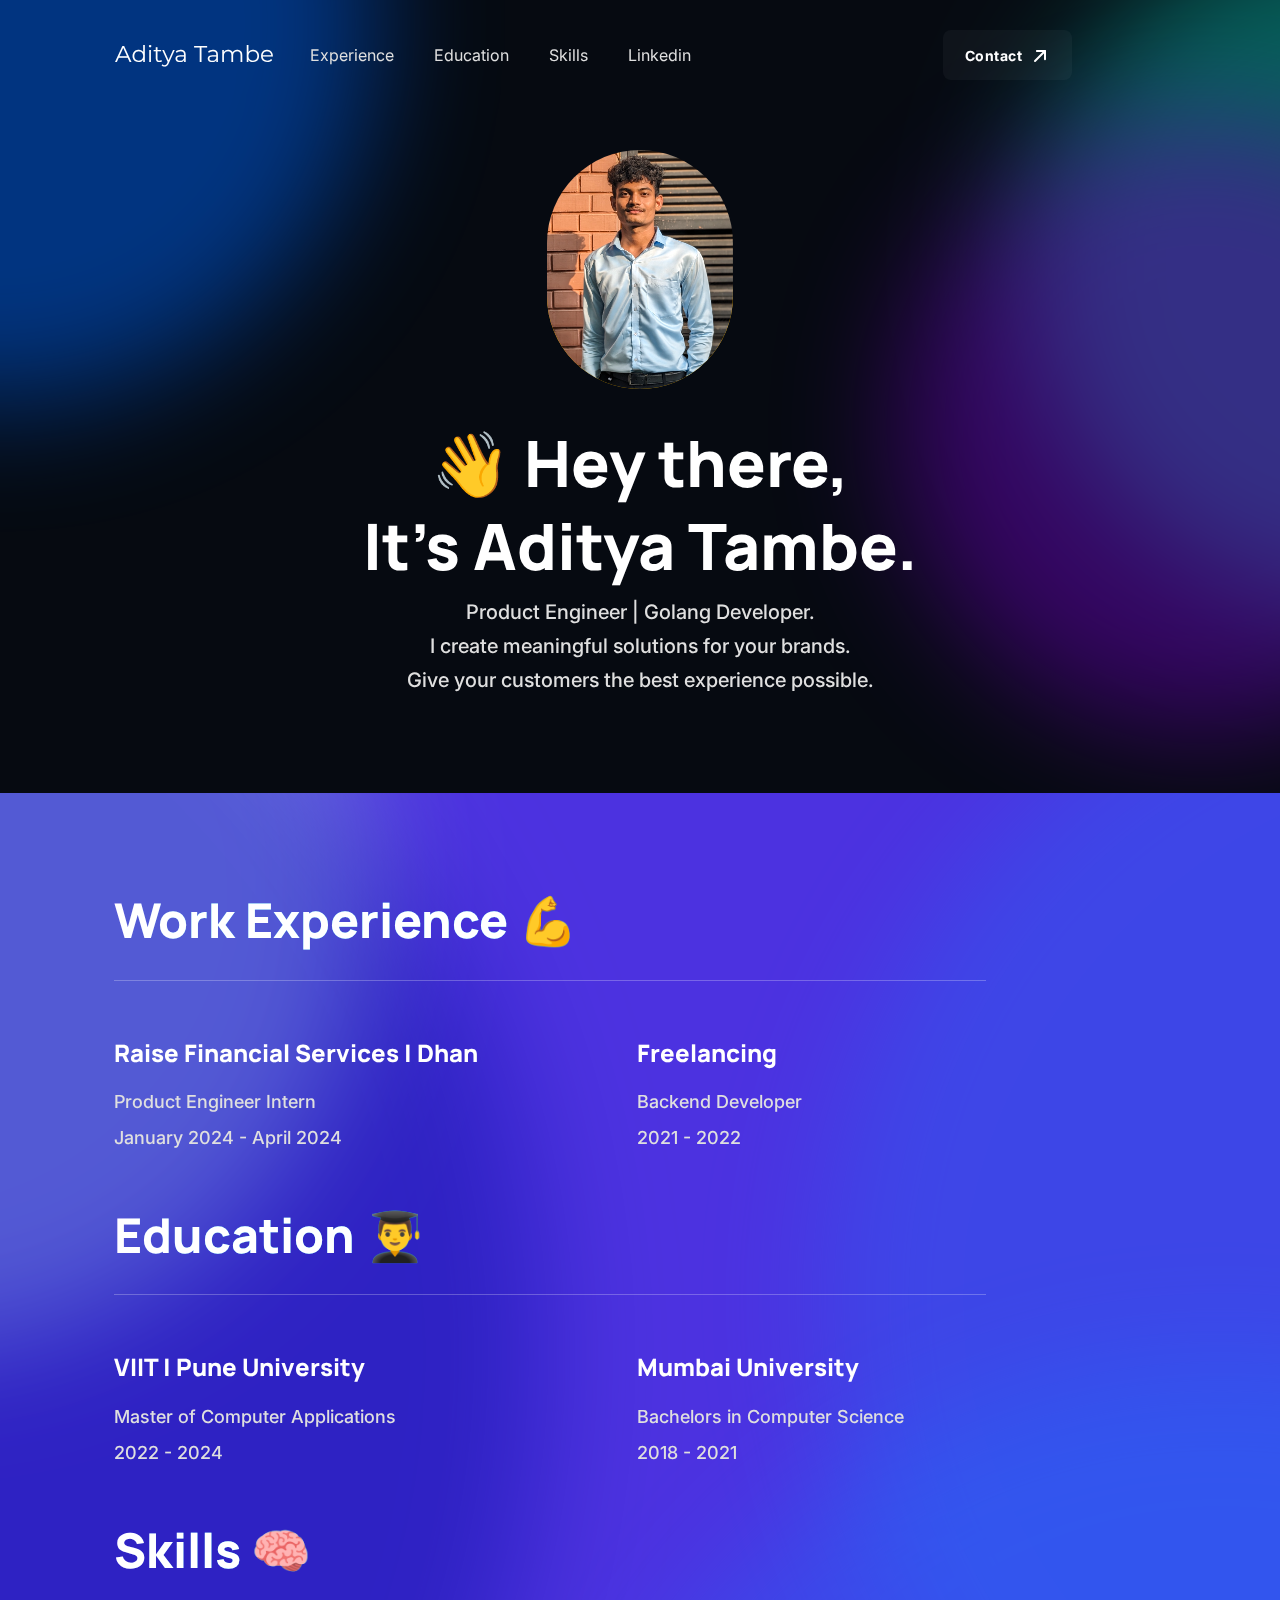
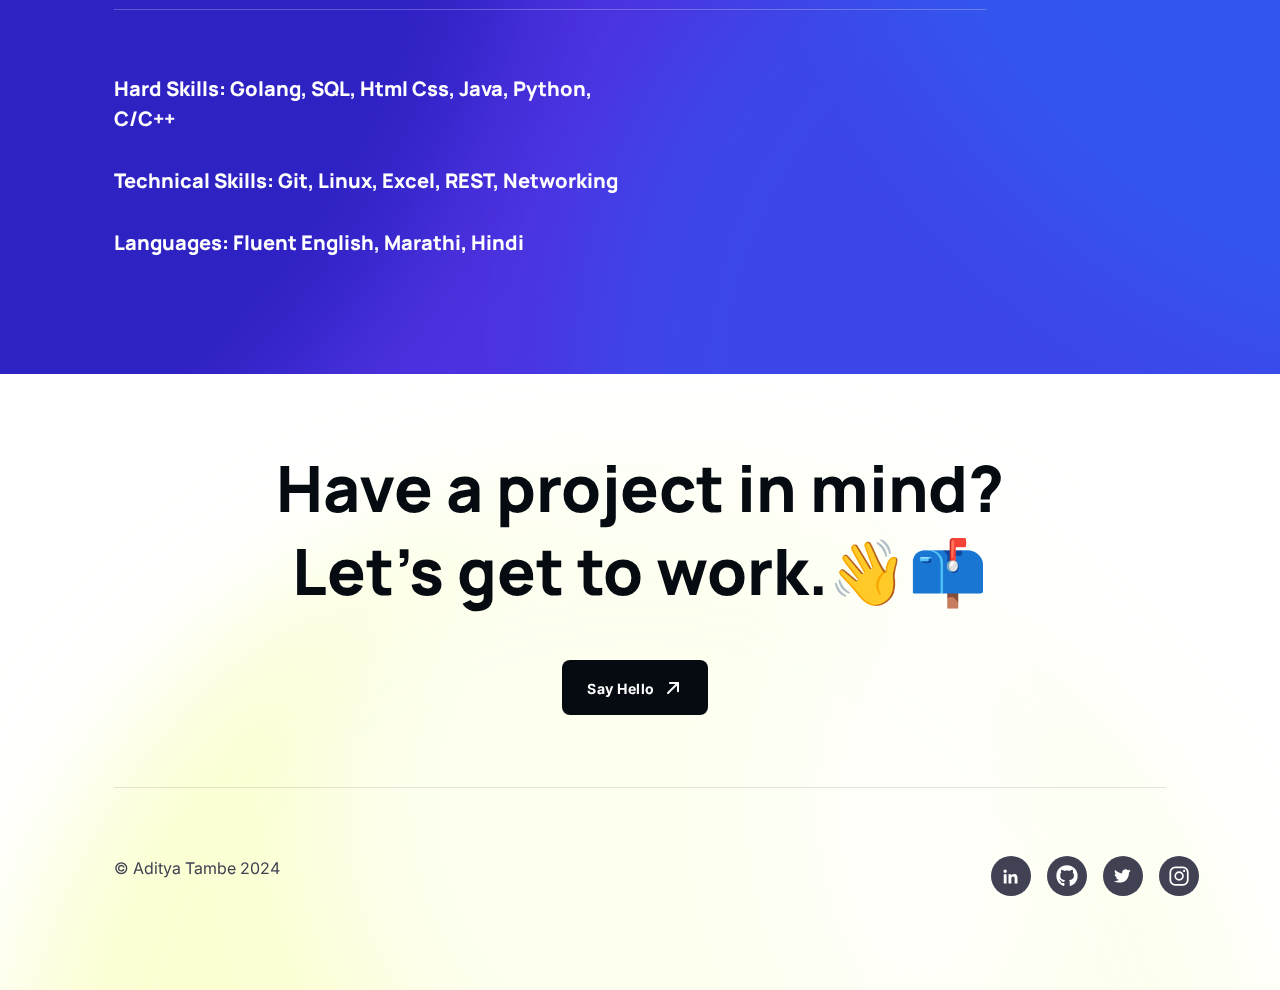
<file: index.html>
<!DOCTYPE html>
<html lang="zxx">

<head>
  <meta charset="utf-8" />
  <title>Aditya Tambe</title>
  <meta name="viewport" content="width=device-width, initial-scale=1" />
  <meta name="viewport" content="width=device-width, initial-scale=1, maximum-scale=1" />
  <link rel="stylesheet" href="vendor/bootstrap/bootstrap.min.css">
  <link rel="stylesheet" href="vendor/aos/aos.css">
  <link rel="stylesheet" href="vendor/font-awesome/css/font-awesome.min.css">
  <link rel="stylesheet" href="vendor/icomoon/style.css">
  <link rel="stylesheet" href="vendor/phosphor-icons/css/phosphor.css">
  <link rel="stylesheet" href="vendor/slick/slick.css">
  <link href="css/theme.css" rel="stylesheet" />
  <link rel="shortcut icon" href="images/favicon1.ico" type="image/x-icon" />
  <link rel="icon" href="images/favicon1.png" type="image/x-icon" />
</head>

<body>

<header>
  <!--Navbar-->
  <nav class="navbar nav-two navbar-expand-lg position-fixed w-100 " id="navigationBar">
    <div class="container-lg">
      <!--Navbar Brand-->
      <a class="navbar-brand navbar-brand-two " href="#">
        <img src="images/logo.svg" alt="" class="logo">
        <img src="images/logo-white.svg" alt="" class="white-logo">
      </a>
      <!--Navbar Toggler-->
      <button class="navbar-toggler p-3" type="button" data-bs-toggle="collapse"
        data-bs-target="#navbarSupportedContent" aria-controls="navbarSupportedContent" aria-expanded="false"
        aria-label="Toggle navigation">
        <span class="navbar-toggler-default">
          <svg width="20" height="20" viewBox="0 0 20 20" fill="none" xmlns="http://www.w3.org/2000/svg">
            <path d="M3.125 10H16.875" stroke="#060A11" stroke-width="2" stroke-linecap="round"
              stroke-linejoin="round" />
            <path d="M3.125 5H16.875" stroke="#060A11" stroke-width="2" stroke-linecap="round"
              stroke-linejoin="round" />
            <path d="M3.125 15H16.875" stroke="#060A11" stroke-width="2" stroke-linecap="round"
              stroke-linejoin="round" />
          </svg>
        </span>
        <span class="navbar-toggler-toggled">
          <svg width="20" height="20" viewBox="0 0 28 28" fill="none" xmlns="http://www.w3.org/2000/svg">
            <path d="M21.5 6.5L6.5 21.5" stroke="#404152" stroke-width="3" stroke-linecap="round"
              stroke-linejoin="round" />
            <path d="M21.5 21.5L6.5 6.5" stroke="#404152" stroke-width="3" stroke-linecap="round"
              stroke-linejoin="round" />
          </svg>
        </span>
      </button>
      <!--Navbar Menus Collapse-->
      <div class="collapse navbar-collapse" id="navbarSupportedContent">
        <ul class="navbar-nav navbar-two ms-xxl-6 ms-0 ">
          <li class="nav-item ">
            <a class="nav-link" href="#experienceid">Experience</a>
          </li>
          <li class="nav-item">
            <a class="nav-link" href="#educationid">Education</a>
          </li>
          <li class="nav-item">
            <a class="nav-link" href="#skillsid">Skills</a>
          </li>
          <li class="nav-item ">
            <a class="nav-link" href="https://www.linkedin.com/in/adityastambe/" target="_blank">Linkedin</a>
          </li>
          <!-- <li class="nav-item">
            <a class="nav-link" href="https://github.com/adityastambe">Github</a>
          </li> -->
          <li class="nav-item mt-6 mt-lg-0 ms-lg-7 ms-xl-18 ms-xxl-21 ms-sm-0 w-80 w-sm-25 w-md-20">
            <a href="contact.html" class="btn btn-sm btn-links w-100">
              <span class=" position-relative">
                Contact
                <svg width="20" height="20" viewBox="0 0 20 20" fill="none" xmlns="http://www.w3.org/2000/svg">
                  <path d="M5 15L15 5" stroke="#060A11" stroke-width="2" stroke-linecap="round"
                    stroke-linejoin="round" />
                  <path d="M6.875 5L15 5L15 13.125" stroke="#060A11" stroke-width="2" stroke-linecap="round"
                    stroke-linejoin="round" />
                </svg></span>
              <span class=" position-relative">
                Contact
                <svg width="20" height="20" viewBox="0 0 20 20" fill="none" xmlns="http://www.w3.org/2000/svg">
                  <path d="M5 15L15 5" stroke="#060A11" stroke-width="2" stroke-linecap="round"
                    stroke-linejoin="round" />
                  <path d="M6.875 5L15 5L15 13.125" stroke="#060A11" stroke-width="2" stroke-linecap="round"
                    stroke-linejoin="round" />
                </svg></span>
            </a>
          </li>
        </ul>
      </div>
    </div>
  </nav>
</header>
<section class="hero-two pt-10 pt-xxl-10 position-relative pb-lg-6 pb-xxl-8">
  <div class="hero-two-shape-wrapper position-absolute w-100 h-100">
    <div class="shape-1"></div>
    <div class="shape-2"></div>
    <div class="shape-3"></div>
  </div>
  <div class="container">
    <div class="row">
      <div class="col-lg-12">
        <div
          class="hero-two-content pb-6 text-center"
          data-aos="fade-left"
          data-aos-duration="600"
          data-aos-once="true"
        >
          <div class="banner">
            <img src="images/hero/hero-image-2.png" class="z-100" alt="Aditya Tambe Profile Picture" />
          </div>
          <h1 class="">👋 Hey there, <br />It’s Aditya Tambe.</h1>
          <p class="hero-two-desc">
            Product Engineer | Golang Developer. <br />
            I create meaningful solutions for your brands.<br />
            Give your customers the best experience possible.
          </p>
        </div>
      </div>
    </div>
  </div>
</section>


<section class="resume-two pt-xxl-7 pt-4">
  <div class="resume-two-shape-wrapper position-absolute w-100 h-100">
    <div class="shape-1"></div>
    <div class="shape-2"></div>
    <div class="shape-3"></div>
    <div class="shape-4"></div>
  </div>
  <div class="container">
    <div class="row">
      <div class="col-lg-10">
        <div class="card" id="experienceid">
          <div class="section-header">
            <h2>Work Experience 💪</h2>
            <hr style="color: white;">
          </div>
          <div class="card-body">
            <!--==== Srart experiencEducation =====-->
            <div class="experiencEducation">
              <!-- Srart experience -->
              <div class="experience">
                <div class="content">
                  <h4>Raise Financial Services | Dhan</h4>
                  <p>Product Engineer Intern<br />January 2024 - April 2024</p>
                </div>
              </div>
              <div class="experiencEducation">
                <div class="content">
                  <h4>Freelancing</h4>
                  <p>Backend Developer<br /> 2021 - 2022</p>
                  <p id="educationid"></p>
                </div>
              </div>
            </div>
            <div class="section-header">
              <h2>Education 👨‍🎓</h2>
              <hr style="color: white;">
            </div>
            <div class="experiencEducation">
            <div class="experience">
              <div class="content">
                <h4>VIIT | Pune University</h4>
                <p>Master of Computer Applications<br />2022 - 2024</p>
              </div>
            </div>
            <div class="experiencEducation">
              <div class="content">
                <h4>Mumbai University</h4>
                <p>Bachelors in Computer Science<br />2018 - 2021</p>
                <p id="skillsid"></p>
              </div>
            </div>
            </div>
            <div class="section-header">
              <h2>Skills 🧠</h2>
              <hr style="color: white;">
            </div>
            <div class="skillsTools pt-2">
              <div class="skills">
                <div class="text-lg-start">
                  <div class="content mb-6 mb-lg-0">
                    <ul class="list-unstyled">
                      <li>Hard Skills: Golang, SQL, Html Css, Java, Python, C/C++</li>
                      <li>Technical Skills: Git, Linux, Excel, REST, Networking</li>
                      <li>Languages: Fluent English, Marathi, Hindi</li>
                    </ul>
                  </div>
                </div>
              </div>
            </div>
          </div>
        </div>
      </div>
    </div>
  </div>
</section>

<footer class="footer text-center text-md-start">
  <div class="footer-shape-wrapper position-absolute w-100 h-100">
    <div class="shape-1"></div>
    <div class="shape-2"></div>
    <div class="shape-3"></div>
  </div>
  <div class="container">
    <div class="row">
      <div class="col-lg-12">
        <div class=" pt-8 pb-6 py-sm-8 pb-xxl-10 pt-xxl-20 text-center">
          <div class=" position-relative">
            <h2 class="mb-lg-6 mb-5">Have a project in mind? <br> Let’s get to work.👋📫</h2>
            <div class="pt-xxl-4 pt-2">
              <a href="contact.html" class="btn btn-primary btn-lg me-sm-3 mb-4 mb-sm-0">
                <span class=" position-relative">Say Hello
                  <svg width="20" height="20" viewBox="0 0 20 20" fill="none" xmlns="http://www.w3.org/2000/svg">
                    <path d="M5 15L15 5" stroke="white" stroke-width="2" stroke-linecap="round" stroke-linejoin="round" />
                    <path d="M6.875 5L15 5L15 13.125" stroke="white" stroke-width="2" stroke-linecap="round" stroke-linejoin="round" />
                  </svg></span>
                <span class=" position-relative">Say Hello
                  <svg width="20" height="20" viewBox="0 0 20 20" fill="none" xmlns="http://www.w3.org/2000/svg">
                    <path d="M5 15L15 5" stroke="white" stroke-width="2" stroke-linecap="round" stroke-linejoin="round" />
                    <path d="M6.875 5L15 5L15 13.125" stroke="white" stroke-width="2" stroke-linecap="round" stroke-linejoin="round" />
                  </svg></span>
              </a>
            </div>
          </div>
        </div>
      </div>
    </div>
    <div class="row">
      <div class="col-lg-12">
        <div class="footer-wraper">
          <div class="col-lg-10 order-1 order-lg-1">
            <div class="footer-description">
              <p>© Aditya Tambe 2024</p>
            </div>
          </div>
          <div class="col-lg-2 order-2 order-lg-2">
            <div class="footer-description">
              <ul class="list-unstyled">
                <li><a href="https://www.linkedin.com/in/adityastambe/" target="_blank">
                  <svg width="15" height="15" fill="none" xmlns="http://www.w3.org/2000/svg">
                    <path d="M.733 5.226H3.61v9.35H.733v-9.35zM2.171.603c.925 0 1.644.719 1.644 1.643 0 .925-.719 1.644-1.644 1.644-.924 0-1.644-.719-1.644-1.644 0-.924.72-1.643 1.644-1.643zM5.459 5.226h2.774V6.46c.41-.72 1.335-1.541 2.774-1.541 2.98 0 3.493 1.952 3.493 4.418v5.137h-2.877v-4.52c0-1.13 0-2.467-1.54-2.467-1.542 0-1.747 1.13-1.747 2.363v4.726H5.459V5.226z" fill="#fff" />
                  </svg></a>
                </li>
                <li><a href="https://github.com/adityastambe" target="_blank">
                    <svg width="22" height="22" fill="none" viewBox="0 0 496 512" xmlns="http://www.w3.org/2000/svg">
                      <path d="M165.9 397.4c0 2-2.3 3.6-5.2 3.6-3.3 .3-5.6-1.3-5.6-3.6 0-2 2.3-3.6 5.2-3.6 3-.3 5.6 1.3 5.6 3.6zm-31.1-4.5c-.7 2 1.3 4.3 4.3 4.9 2.6 1 5.6 0 6.2-2s-1.3-4.3-4.3-5.2c-2.6-.7-5.5 .3-6.2 2.3zm44.2-1.7c-2.9 .7-4.9 2.6-4.6 4.9 .3 2 2.9 3.3 5.9 2.6 2.9-.7 4.9-2.6 4.6-4.6-.3-1.9-3-3.2-5.9-2.9zM244.8 8C106.1 8 0 113.3 0 252c0 110.9 69.8 205.8 169.5 239.2 12.8 2.3 17.3-5.6 17.3-12.1 0-6.2-.3-40.4-.3-61.4 0 0-70 15-84.7-29.8 0 0-11.4-29.1-27.8-36.6 0 0-22.9-15.7 1.6-15.4 0 0 24.9 2 38.6 25.8 21.9 38.6 58.6 27.5 72.9 20.9 2.3-16 8.8-27.1 16-33.7-55.9-6.2-112.3-14.3-112.3-110.5 0-27.5 7.6-41.3 23.6-58.9-2.6-6.5-11.1-33.3 2.6-67.9 20.9-6.5 69 27 69 27 20-5.6 41.5-8.5 62.8-8.5s42.8 2.9 62.8 8.5c0 0 48.1-33.6 69-27 13.7 34.7 5.2 61.4 2.6 67.9 16 17.7 25.8 31.5 25.8 58.9 0 96.5-58.9 104.2-114.8 110.5 9.2 7.9 17 22.9 17 46.4 0 33.7-.3 75.4-.3 83.6 0 6.5 4.6 14.4 17.3 12.1C428.2 457.8 496 362.9 496 252 496 113.3 383.5 8 244.8 8zM97.2 352.9c-1.3 1-1 3.3 .7 5.2 1.6 1.6 3.9 2.3 5.2 1 1.3-1 1-3.3-.7-5.2-1.6-1.6-3.9-2.3-5.2-1zm-10.8-8.1c-.7 1.3 .3 2.9 2.3 3.9 1.6 1 3.6 .7 4.3-.7 .7-1.3-.3-2.9-2.3-3.9-2-.6-3.6-.3-4.3 .7zm32.4 35.6c-1.6 1.3-1 4.3 1.3 6.2 2.3 2.3 5.2 2.6 6.5 1 1.3-1.3 .7-4.3-1.3-6.2-2.2-2.3-5.2-2.6-6.5-1zm-11.4-14.7c-1.6 1-1.6 3.6 0 5.9 1.6 2.3 4.3 3.3 5.6 2.3 1.6-1.3 1.6-3.9 0-6.2-1.4-2.3-4-3.3-5.6-2z" fill="#fff" />
                    </svg></a>
                </li>
                <li><a href="https://x.com/adityastambe_" target="_blank">
                    <svg width="17" height="14" fill="none" xmlns="http://www.w3.org/2000/svg">
                      <path d="M16.322 1.863c-.514.205-1.13.41-1.644.514.308 0 .616-.514.822-.72.206-.308.411-.616.514-1.027V.527h-.103c-.617.308-1.233.617-1.952.72h-.103l-.205-.206-.925-.617c-.41-.205-.925-.308-1.438-.205-.514 0-.925.205-1.336.411a3.212 3.212 0 00-1.13.925 3.184 3.184 0 00-.617 1.335 3.395 3.395 0 000 1.439c0 .102 0 .102-.102.102-2.672-.41-4.932-1.335-6.781-3.39-.103-.103-.103-.103-.206 0-.821 1.233-.41 3.082.617 4.007.103.103.308.205.41.41-.102 0-.718-.102-1.335-.41-.103 0-.103 0-.103.103v.41c.103 1.233 1.028 2.363 2.158 2.774.103.103.308.103.411.103-.308.103-.514.103-1.233 0-.103 0-.103 0-.103.103.514 1.541 1.747 1.952 2.672 2.26h.41c-.308.411-1.335.822-1.849.925-.924.308-1.85.41-2.774.308H.192v.103l.616.308c.617.308 1.233.617 1.85.72 3.39.924 7.089.205 9.657-2.261 1.952-1.952 2.671-4.623 2.671-7.397a.22.22 0 01.206-.206 8.214 8.214 0 001.335-1.335c-.102.102-.102 0-.205-.103.103 0 .103 0 0 0 .103 0 .103 0 0 0z" fill="#fff" />
                    </svg></a>
                </li>
                <li><a href="https://www.instagram.com/adityastambe/" target="_blank">
                    <svg width="20" height="20" fill="none" xmlns="http://www.w3.org/2000/svg">
                      <path d="M15.137 3.836a1.14 1.14 0 00-1.13 1.13c0 .616.514 1.13 1.13 1.13a1.14 1.14 0 001.13-1.13 1.14 1.14 0 00-1.13-1.13zM10.103 5.274A4.713 4.713 0 005.377 10a4.713 4.713 0 004.726 4.726A4.713 4.713 0 0014.829 10a4.713 4.713 0 00-4.726-4.726zm0 7.808c-1.644 0-3.082-1.336-3.082-3.082 0-1.747 1.335-3.082 3.082-3.082 1.644 0 3.082 1.335 3.082 3.082 0 1.746-1.438 3.082-3.082 3.082z" fill="#fff" />
                      <path d="M13.904 19.658H6.2a5.744 5.744 0 01-5.754-5.754V6.2A5.744 5.744 0 016.2.445h7.705A5.744 5.744 0 0119.658 6.2v7.705a5.744 5.744 0 01-5.754 5.754zM6.2 2.192c-2.158 0-4.007 1.746-4.007 4.007v7.705c0 2.158 1.746 4.007 4.007 4.007h7.705c2.158 0 4.007-1.747 4.007-4.007V6.2c0-2.158-1.747-4.007-4.007-4.007H6.2z" fill="#fff" />
                    </svg></a>
                </li>
              </ul>
            </div>
          </div>
        </div>
      </div>
    </div>
  </div>
</footer>

<script src="vendor/jQuery/jquery.min.js"></script>
<script src="vendor/bootstrap/bootstrap.bundle.min.js"></script>
<script src="vendor/slick/slick.min.js"></script>
<script src="vendor/aos/aos.js"></script>
<script src="vendor/tweenmax/TweenMax.min.js"></script>
<script src="vendor//counter-up/countup.js"></script>
<script src="vendor/waypoints/waypoints.min.js"></script>
<script src="vendor/match-height/match-height.js"></script>
<script src="js/script.js"></script>
</body>

</html>
</file>
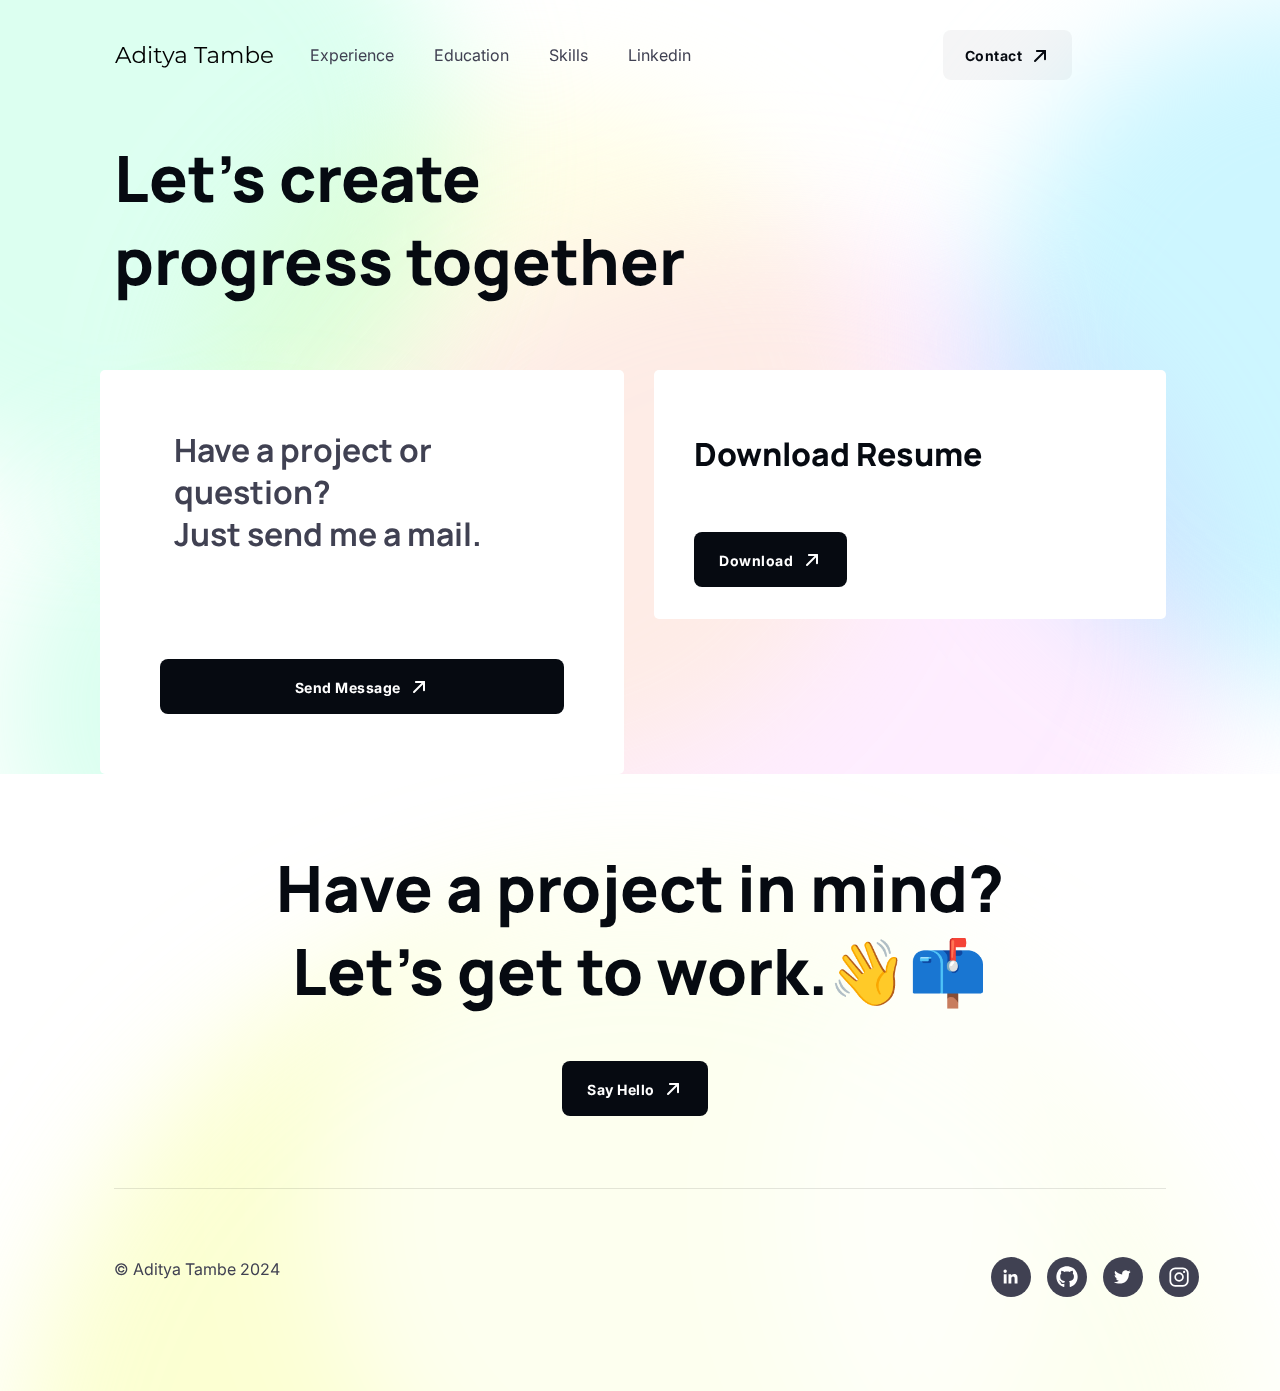
<file: contact.html>
<!DOCTYPE html>
<html lang="zxx">

<head>
  <meta charset="utf-8" />
  <title>Aditya Tambe</title>
  <meta name="viewport" content="width=device-width, initial-scale=1" />
  <meta name="viewport" content="width=device-width, initial-scale=1, maximum-scale=1" />
  <link rel="stylesheet" href="vendor/bootstrap/bootstrap.min.css">
  <link rel="stylesheet" href="vendor/aos/aos.css">
  <link rel="stylesheet" href="vendor/font-awesome/css/font-awesome.min.css">
  <link rel="stylesheet" href="vendor/icomoon/style.css">
  <link rel="stylesheet" href="vendor/phosphor-icons/css/phosphor.css">
  <link rel="stylesheet" href="vendor/slick/slick.css">
  <link href="css/theme.css" rel="stylesheet" />
  <link rel="shortcut icon" href="images/favicon1.ico" type="image/x-icon" />
  <link rel="icon" href="images/favicon1.png" type="image/x-icon" />
</head>

<body>

<header>
  <!--Navbar-->
  <nav class="navbar navbar-expand-lg position-fixed w-100 zindex-dropdown" id="navigationBar">
    <div class="container-lg">
      <!--Navbar Brand-->
      <a class="navbar-brand" href="index.html">
        <img src="images/logo.svg" alt="" class="">
      </a>
      <!--Navbar Toggler-->
      <button class="navbar-toggler p-3" type="button" data-bs-toggle="collapse"
        data-bs-target="#navbarSupportedContent" aria-controls="navbarSupportedContent" aria-expanded="false"
        aria-label="Toggle navigation">
        <span class="navbar-toggler-default">
          <svg width="20" height="20" viewBox="0 0 20 20" fill="none" xmlns="http://www.w3.org/2000/svg">
            <path d="M3.125 10H16.875" stroke="#060A11" stroke-width="2" stroke-linecap="round"
              stroke-linejoin="round" />
            <path d="M3.125 5H16.875" stroke="#060A11" stroke-width="2" stroke-linecap="round"
              stroke-linejoin="round" />
            <path d="M3.125 15H16.875" stroke="#060A11" stroke-width="2" stroke-linecap="round"
              stroke-linejoin="round" />
          </svg>
        </span>
        <span class="navbar-toggler-toggled">
          <svg width="20" height="20" viewBox="0 0 28 28" fill="none" xmlns="http://www.w3.org/2000/svg">
            <path d="M21.5 6.5L6.5 21.5" stroke="#404152" stroke-width="3" stroke-linecap="round"
              stroke-linejoin="round" />
            <path d="M21.5 21.5L6.5 6.5" stroke="#404152" stroke-width="3" stroke-linecap="round"
              stroke-linejoin="round" />
          </svg>
        </span>
      </button>
      <!--Navbar Menus Collapse-->
      <div class="collapse navbar-collapse" id="navbarSupportedContent">

        <ul class="navbar-nav ms-xxl-6 ms-0">
          
          <li class="nav-item ">
            <a class="nav-link" href="index.html#experienceid">Experience</a>
          </li>
          <li class="nav-item">
            <a class="nav-link" href="index.html#educationid">Education</a>
          </li>
          <li class="nav-item">
            <a class="nav-link" href="index.html#skillsid">Skills</a>
          </li>
          <li class="nav-item ">
            <a class="nav-link" href="https://www.linkedin.com/in/adityastambe/" target="_blank">Linkedin</a>
          <li class="nav-item mt-6 mt-lg-0 ms-lg-7 ms-xl-18 ms-xxl-21 ms-sm-0 w-80 w-sm-25 w-md-20">
            <a href="contact.html" class="btn btn-sm btn-links w-100">
              <span class=" position-relative">
                Contact
                <svg width="20" height="20" viewBox="0 0 20 20" fill="none" xmlns="http://www.w3.org/2000/svg">
                  <path d="M5 15L15 5" stroke="#060A11" stroke-width="2" stroke-linecap="round"
                    stroke-linejoin="round" />
                  <path d="M6.875 5L15 5L15 13.125" stroke="#060A11" stroke-width="2" stroke-linecap="round"
                    stroke-linejoin="round" />
                </svg></span>
              <span class=" position-relative">
                Contact
                <svg width="20" height="20" viewBox="0 0 20 20" fill="none" xmlns="http://www.w3.org/2000/svg">
                  <path d="M5 15L15 5" stroke="#060A11" stroke-width="2" stroke-linecap="round"
                    stroke-linejoin="round" />
                  <path d="M6.875 5L15 5L15 13.125" stroke="#060A11" stroke-width="2" stroke-linecap="round"
                    stroke-linejoin="round" />
                </svg></span>
            </a>
          </li>
        </ul>
      </div>
    </div>
  </nav>
</header>

<section class="contact-form pt-8 pt-xxl-15 pb-xxl-7 pb-0">
  <div class="contact-form-shape-wrapper position-absolute w-100 h-100">
    <div class="shape-1"></div>
    <div class="shape-2"></div>
    <div class="shape-3"></div>
    <div class="shape-4"></div>
    <div class="shape-5"></div>
  </div>
  <div class="container">
    <div class="row">
      <div class="col-lg-12">
        <div class="section-header">
          <h2>Let’s create <br> progress together</h2>
        </div>
      </div>
    </div>
    <div class="row">
      <div class="col-lg-6">
        <form class="row">
          <h3>Have a project or question? <br>Just send me a mail. </h3>
            <a href="mailto:adityatambe64@gmail.com" class="btn btn-primary btn-lg mt-7 ">
              <span class=" position-relative">Send message
                <svg width="20" height="20" viewBox="0 0 20 20" fill="none" xmlns="http://www.w3.org/2000/svg">
                  <path d="M5 15L15 5" stroke="white" stroke-width="2" stroke-linecap="round" stroke-linejoin="round" />
                  <path d="M6.875 5L15 5L15 13.125" stroke="white" stroke-width="2" stroke-linecap="round"
                    stroke-linejoin="round" />
                </svg></span>
              <span class=" position-relative">Send message
                <svg width="20" height="20" viewBox="0 0 20 20" fill="none" xmlns="http://www.w3.org/2000/svg">
                  <path d="M5 15L15 5" stroke="white" stroke-width="2" stroke-linecap="round" stroke-linejoin="round" />
                  <path d="M6.875 5L15 5L15 13.125" stroke="white" stroke-width="2" stroke-linecap="round"
                    stroke-linejoin="round" />
                </svg></span>
              </a>
        </form>
      </div>
      <div class="col-lg-6">
        <div class="contact-form-widget">
          <h3>Download Resume</h3>
          <a href="https://drive.google.com/file/d/1XO2H6I6DvdNpv0xWVHkwnhPkgRD8fIPG/view?usp=sharing" target="_blank" class="btn btn-primary btn-lg mt-7 ">
            <span class=" position-relative">Download
              <svg width="20" height="20" viewBox="0 0 20 20" fill="none" xmlns="http://www.w3.org/2000/svg">
                <path d="M5 15L15 5" stroke="white" stroke-width="2" stroke-linecap="round" stroke-linejoin="round" />
                <path d="M6.875 5L15 5L15 13.125" stroke="white" stroke-width="2" stroke-linecap="round"
                  stroke-linejoin="round" />
              </svg></span>
              <span class=" position-relative">Download
                <svg width="20" height="20" viewBox="0 0 20 20" fill="none" xmlns="http://www.w3.org/2000/svg">
                  <path d="M5 15L15 5" stroke="white" stroke-width="2" stroke-linecap="round" stroke-linejoin="round" />
                  <path d="M6.875 5L15 5L15 13.125" stroke="white" stroke-width="2" stroke-linecap="round" stroke-linejoin="round" />
              </svg></span>
            </a>
        </div>
      </div>
    </div>
  </div>
</section>

<footer class="footer text-center text-md-start">
  <div class="footer-shape-wrapper position-absolute w-100 h-100">
    <div class="shape-1"></div>
    <div class="shape-2"></div>
    <div class="shape-3"></div>
  </div>
  <div class="container">
    <div class="row">
      <div class="col-lg-12">
        <div class=" pt-8 pb-6 py-sm-8 pb-xxl-10 pt-xxl-20 text-center">
          <div class=" position-relative">
            <h2 class="mb-lg-6 mb-5">Have a project in mind? <br> Let’s get to work.👋📫</h2>
            <div class="pt-xxl-4 pt-2">
              <a href="contact.html" class="btn btn-primary btn-lg me-sm-3 mb-4 mb-sm-0">
                <span class=" position-relative">Say Hello
                  <svg width="20" height="20" viewBox="0 0 20 20" fill="none" xmlns="http://www.w3.org/2000/svg">
                    <path d="M5 15L15 5" stroke="white" stroke-width="2" stroke-linecap="round" stroke-linejoin="round" />
                    <path d="M6.875 5L15 5L15 13.125" stroke="white" stroke-width="2" stroke-linecap="round" stroke-linejoin="round" />
                  </svg></span>
                <span class=" position-relative">Say Hello
                  <svg width="20" height="20" viewBox="0 0 20 20" fill="none" xmlns="http://www.w3.org/2000/svg">
                    <path d="M5 15L15 5" stroke="white" stroke-width="2" stroke-linecap="round" stroke-linejoin="round" />
                    <path d="M6.875 5L15 5L15 13.125" stroke="white" stroke-width="2" stroke-linecap="round" stroke-linejoin="round" />
                  </svg></span>
              </a>
            </div>
          </div>
        </div>
      </div>
    </div>
    <div class="row">
      <div class="col-lg-12">
        <div class="footer-wraper">
          <div class="col-lg-10 order-1 order-lg-1">
            <div class="footer-description">
              <p>© Aditya Tambe 2024</p>
            </div>
          </div>
          <div class="col-lg-2 order-2 order-lg-2">
            <div class="footer-description">
              <ul class="list-unstyled">
                <li><a href="https://www.linkedin.com/in/adityastambe/" target="_blank">
                  <svg width="15" height="15" fill="none" xmlns="http://www.w3.org/2000/svg">
                    <path d="M.733 5.226H3.61v9.35H.733v-9.35zM2.171.603c.925 0 1.644.719 1.644 1.643 0 .925-.719 1.644-1.644 1.644-.924 0-1.644-.719-1.644-1.644 0-.924.72-1.643 1.644-1.643zM5.459 5.226h2.774V6.46c.41-.72 1.335-1.541 2.774-1.541 2.98 0 3.493 1.952 3.493 4.418v5.137h-2.877v-4.52c0-1.13 0-2.467-1.54-2.467-1.542 0-1.747 1.13-1.747 2.363v4.726H5.459V5.226z" fill="#fff" />
                  </svg></a>
                </li>
                <li><a href="https://github.com/adityastambe" target="_blank">
                    <svg width="22" height="22" fill="none" viewBox="0 0 496 512" xmlns="http://www.w3.org/2000/svg">
                      <path d="M165.9 397.4c0 2-2.3 3.6-5.2 3.6-3.3 .3-5.6-1.3-5.6-3.6 0-2 2.3-3.6 5.2-3.6 3-.3 5.6 1.3 5.6 3.6zm-31.1-4.5c-.7 2 1.3 4.3 4.3 4.9 2.6 1 5.6 0 6.2-2s-1.3-4.3-4.3-5.2c-2.6-.7-5.5 .3-6.2 2.3zm44.2-1.7c-2.9 .7-4.9 2.6-4.6 4.9 .3 2 2.9 3.3 5.9 2.6 2.9-.7 4.9-2.6 4.6-4.6-.3-1.9-3-3.2-5.9-2.9zM244.8 8C106.1 8 0 113.3 0 252c0 110.9 69.8 205.8 169.5 239.2 12.8 2.3 17.3-5.6 17.3-12.1 0-6.2-.3-40.4-.3-61.4 0 0-70 15-84.7-29.8 0 0-11.4-29.1-27.8-36.6 0 0-22.9-15.7 1.6-15.4 0 0 24.9 2 38.6 25.8 21.9 38.6 58.6 27.5 72.9 20.9 2.3-16 8.8-27.1 16-33.7-55.9-6.2-112.3-14.3-112.3-110.5 0-27.5 7.6-41.3 23.6-58.9-2.6-6.5-11.1-33.3 2.6-67.9 20.9-6.5 69 27 69 27 20-5.6 41.5-8.5 62.8-8.5s42.8 2.9 62.8 8.5c0 0 48.1-33.6 69-27 13.7 34.7 5.2 61.4 2.6 67.9 16 17.7 25.8 31.5 25.8 58.9 0 96.5-58.9 104.2-114.8 110.5 9.2 7.9 17 22.9 17 46.4 0 33.7-.3 75.4-.3 83.6 0 6.5 4.6 14.4 17.3 12.1C428.2 457.8 496 362.9 496 252 496 113.3 383.5 8 244.8 8zM97.2 352.9c-1.3 1-1 3.3 .7 5.2 1.6 1.6 3.9 2.3 5.2 1 1.3-1 1-3.3-.7-5.2-1.6-1.6-3.9-2.3-5.2-1zm-10.8-8.1c-.7 1.3 .3 2.9 2.3 3.9 1.6 1 3.6 .7 4.3-.7 .7-1.3-.3-2.9-2.3-3.9-2-.6-3.6-.3-4.3 .7zm32.4 35.6c-1.6 1.3-1 4.3 1.3 6.2 2.3 2.3 5.2 2.6 6.5 1 1.3-1.3 .7-4.3-1.3-6.2-2.2-2.3-5.2-2.6-6.5-1zm-11.4-14.7c-1.6 1-1.6 3.6 0 5.9 1.6 2.3 4.3 3.3 5.6 2.3 1.6-1.3 1.6-3.9 0-6.2-1.4-2.3-4-3.3-5.6-2z" fill="#fff" />
                    </svg></a>
                </li>
                <li><a href="https://x.com/adityastambe_" target="_blank">
                    <svg width="17" height="14" fill="none" xmlns="http://www.w3.org/2000/svg">
                      <path d="M16.322 1.863c-.514.205-1.13.41-1.644.514.308 0 .616-.514.822-.72.206-.308.411-.616.514-1.027V.527h-.103c-.617.308-1.233.617-1.952.72h-.103l-.205-.206-.925-.617c-.41-.205-.925-.308-1.438-.205-.514 0-.925.205-1.336.411a3.212 3.212 0 00-1.13.925 3.184 3.184 0 00-.617 1.335 3.395 3.395 0 000 1.439c0 .102 0 .102-.102.102-2.672-.41-4.932-1.335-6.781-3.39-.103-.103-.103-.103-.206 0-.821 1.233-.41 3.082.617 4.007.103.103.308.205.41.41-.102 0-.718-.102-1.335-.41-.103 0-.103 0-.103.103v.41c.103 1.233 1.028 2.363 2.158 2.774.103.103.308.103.411.103-.308.103-.514.103-1.233 0-.103 0-.103 0-.103.103.514 1.541 1.747 1.952 2.672 2.26h.41c-.308.411-1.335.822-1.849.925-.924.308-1.85.41-2.774.308H.192v.103l.616.308c.617.308 1.233.617 1.85.72 3.39.924 7.089.205 9.657-2.261 1.952-1.952 2.671-4.623 2.671-7.397a.22.22 0 01.206-.206 8.214 8.214 0 001.335-1.335c-.102.102-.102 0-.205-.103.103 0 .103 0 0 0 .103 0 .103 0 0 0z" fill="#fff" />
                    </svg></a>
                </li>
                <li><a href="https://www.instagram.com/adityastambe/" target="_blank">
                    <svg width="20" height="20" fill="none" xmlns="http://www.w3.org/2000/svg">
                      <path d="M15.137 3.836a1.14 1.14 0 00-1.13 1.13c0 .616.514 1.13 1.13 1.13a1.14 1.14 0 001.13-1.13 1.14 1.14 0 00-1.13-1.13zM10.103 5.274A4.713 4.713 0 005.377 10a4.713 4.713 0 004.726 4.726A4.713 4.713 0 0014.829 10a4.713 4.713 0 00-4.726-4.726zm0 7.808c-1.644 0-3.082-1.336-3.082-3.082 0-1.747 1.335-3.082 3.082-3.082 1.644 0 3.082 1.335 3.082 3.082 0 1.746-1.438 3.082-3.082 3.082z" fill="#fff" />
                      <path d="M13.904 19.658H6.2a5.744 5.744 0 01-5.754-5.754V6.2A5.744 5.744 0 016.2.445h7.705A5.744 5.744 0 0119.658 6.2v7.705a5.744 5.744 0 01-5.754 5.754zM6.2 2.192c-2.158 0-4.007 1.746-4.007 4.007v7.705c0 2.158 1.746 4.007 4.007 4.007h7.705c2.158 0 4.007-1.747 4.007-4.007V6.2c0-2.158-1.747-4.007-4.007-4.007H6.2z" fill="#fff" />
                    </svg></a>
                </li>
              </ul>
            </div>
          </div>
        </div>
      </div>
    </div>
  </div>
</footer>

<script src="vendor/jQuery/jquery.min.js"></script>
<script src="vendor/bootstrap/bootstrap.bundle.min.js"></script>
<script src="vendor/slick/slick.min.js"></script>
<script src="vendor/aos/aos.js"></script>
<script src="vendor/tweenmax/TweenMax.min.js"></script>
<script src="vendor//counter-up/countup.js"></script>
<script src="vendor/waypoints/waypoints.min.js"></script>
<script src="vendor/match-height/match-height.js"></script>
<script src="js/script.js"></script>
</body>

</html>
</file>
<file: vendor/icomoon/style.css>
@font-face {
  font-family: "icomoon";
  src: url("fonts/icomoon.eot?42ic7d");
  src: url("fonts/icomoon.eot?42ic7d#iefix") format("embedded-opentype"),
    url("fonts/icomoon.ttf?42ic7d") format("truetype"),
    url("fonts/icomoon.woff?42ic7d") format("woff"),
    url("fonts/icomoon.svg?42ic7d#icomoon") format("svg");
  font-weight: normal;
  font-style: normal;
  font-display: block;
}

i {
  /* use !important to prevent issues with browser extensions that change fonts */
  font-family: "icomoon" !important;
  speak: never;
  font-style: normal;
  font-weight: normal;
  font-variant: normal;
  text-transform: none;
  line-height: 1;

  /* Better Font Rendering =========== */
  -webkit-font-smoothing: antialiased;
  -moz-osx-font-smoothing: grayscale;
}

.ai-icon-employee .path1:before {
  content: "\eaeb";
  color: rgb(255, 255, 255);
}
.ai-icon-employee .path2:before {
  content: "\eaec";
  margin-left: -1em;
  color: rgb(255, 36, 89);
  opacity: 0.5;
}
.ai-icon-employee .path3:before {
  content: "\eaed";
  margin-left: -1em;
  color: rgb(255, 36, 89);
  opacity: 0.5;
}
.ai-icon-pages .path1:before {
  content: "\eaee";
  color: rgb(255, 255, 255);
}
.ai-icon-pages .path2:before {
  content: "\eaef";
  margin-left: -1em;
  color: rgb(129, 69, 255);
  opacity: 0.5;
}
.ai-icon-pages .path3:before {
  content: "\eaf0";
  margin-left: -1em;
  color: rgb(129, 69, 255);
  opacity: 0.5;
}
.ai-icon-year .path1:before {
  content: "\eaf1";
  color: rgb(255, 255, 255);
}
.ai-icon-year .path2:before {
  content: "\eaf2";
  margin-left: -1em;
  color: rgb(1, 164, 115);
  opacity: 0.6;
}
.ai-icon-year .path3:before {
  content: "\eaf3";
  margin-left: -1em;
  color: rgb(1, 164, 115);
  opacity: 0.6;
}
.ai-icon-service-1 .path1:before {
  content: "\eaf4";
  color: rgb(255, 236, 239);
}
.ai-icon-service-1 .path2:before {
  content: "\eaf5";
  margin-left: -1em;
  color: rgb(255, 36, 89);
  opacity: 0.5;
}
.ai-icon-service-1 .path3:before {
  content: "\eaf6";
  margin-left: -1em;
  color: rgb(255, 36, 89);
  opacity: 0.5;
}
.ai-icon-service-2 .path1:before {
  content: "\eaf7";
  color: rgb(237, 228, 255);
}
.ai-icon-service-2 .path2:before {
  content: "\eaf8";
  margin-left: -1em;
  color: rgb(129, 69, 255);
  opacity: 0.5;
}
.ai-icon-service-2 .path3:before {
  content: "\eaf9";
  margin-left: -1em;
  color: rgb(129, 69, 255);
  opacity: 0.5;
}
.ai-icon-service-3 .path1:before {
  content: "\eafa";
  color: rgb(58, 210, 174);
  opacity: 0.2;
}
.ai-icon-service-3 .path2:before {
  content: "\eafb";
  margin-left: -1em;
  color: rgb(1, 164, 115);
  opacity: 0.6;
}
.ai-icon-service-3 .path3:before {
  content: "\eafc";
  margin-left: -1em;
  color: rgb(1, 164, 115);
  opacity: 0.6;
}
.ai-icon-service-4 .path1:before {
  content: "\eafd";
  color: rgb(255, 241, 225);
}
.ai-icon-service-4 .path2:before {
  content: "\eafe";
  margin-left: -1em;
  color: rgb(255, 126, 33);
  opacity: 0.5;
}
.ai-icon-service-4 .path3:before {
  content: "\eaff";
  margin-left: -1em;
  color: rgb(255, 126, 33);
  opacity: 0.5;
}
.ai-home:before {
  content: "\e900";
}
.ai-home2:before {
  content: "\e901";
}
.ai-home3:before {
  content: "\e902";
}
.ai-office:before {
  content: "\e903";
}
.ai-newspaper:before {
  content: "\e904";
}
.ai-pencil:before {
  content: "\e905";
}
.ai-pencil2:before {
  content: "\e906";
}
.ai-quill:before {
  content: "\e907";
}
.ai-pen:before {
  content: "\e908";
}
.ai-blog:before {
  content: "\e909";
}
.ai-eyedropper:before {
  content: "\e90a";
}
.ai-droplet:before {
  content: "\e90b";
}
.ai-paint-format:before {
  content: "\e90c";
}
.ai-image:before {
  content: "\e90d";
}
.ai-images:before {
  content: "\e90e";
}
.ai-camera:before {
  content: "\e90f";
}
.ai-headphones:before {
  content: "\e910";
}
.ai-music:before {
  content: "\e911";
}
.ai-play:before {
  content: "\e912";
}
.ai-film:before {
  content: "\e913";
}
.ai-video-camera:before {
  content: "\e914";
}
.ai-dice:before {
  content: "\e915";
}
.ai-pacman:before {
  content: "\e916";
}
.ai-spades:before {
  content: "\e917";
}
.ai-clubs:before {
  content: "\e918";
}
.ai-diamonds:before {
  content: "\e919";
}
.ai-bullhorn:before {
  content: "\e91a";
}
.ai-connection:before {
  content: "\e91b";
}
.ai-podcast:before {
  content: "\e91c";
}
.ai-feed:before {
  content: "\e91d";
}
.ai-mic:before {
  content: "\e91e";
}
.ai-book:before {
  content: "\e91f";
}
.ai-books:before {
  content: "\e920";
}
.ai-library:before {
  content: "\e921";
}
.ai-file-text:before {
  content: "\e922";
}
.ai-profile:before {
  content: "\e923";
}
.ai-file-empty:before {
  content: "\e924";
}
.ai-files-empty:before {
  content: "\e925";
}
.ai-file-text2:before {
  content: "\e926";
}
.ai-file-picture:before {
  content: "\e927";
}
.ai-file-music:before {
  content: "\e928";
}
.ai-file-play:before {
  content: "\e929";
}
.ai-file-video:before {
  content: "\e92a";
}
.ai-file-zip:before {
  content: "\e92b";
}
.ai-copy:before {
  content: "\e92c";
}
.ai-paste:before {
  content: "\e92d";
}
.ai-stack:before {
  content: "\e92e";
}
.ai-folder:before {
  content: "\e92f";
}
.ai-folder-open:before {
  content: "\e930";
}
.ai-folder-plus:before {
  content: "\e931";
}
.ai-folder-minus:before {
  content: "\e932";
}
.ai-folder-download:before {
  content: "\e933";
}
.ai-folder-upload:before {
  content: "\e934";
}
.ai-price-tag:before {
  content: "\e935";
}
.ai-price-tags:before {
  content: "\e936";
}
.ai-barcode:before {
  content: "\e937";
}
.ai-qrcode:before {
  content: "\e938";
}
.ai-ticket:before {
  content: "\e939";
}
.ai-cart:before {
  content: "\e93a";
}
.ai-coin-dollar:before {
  content: "\e93b";
}
.ai-coin-euro:before {
  content: "\e93c";
}
.ai-coin-pound:before {
  content: "\e93d";
}
.ai-coin-yen:before {
  content: "\e93e";
}
.ai-credit-card:before {
  content: "\e93f";
}
.ai-calculator:before {
  content: "\e940";
}
.ai-lifebuoy:before {
  content: "\e941";
}
.ai-phone:before {
  content: "\e942";
}
.ai-phone-hang-up:before {
  content: "\e943";
}
.ai-address-book:before {
  content: "\e944";
}
.ai-envelop:before {
  content: "\e945";
}
.ai-pushpin:before {
  content: "\e946";
}
.ai-location:before {
  content: "\e947";
}
.ai-location2:before {
  content: "\e948";
}
.ai-compass:before {
  content: "\e949";
}
.ai-compass2:before {
  content: "\e94a";
}
.ai-map:before {
  content: "\e94b";
}
.ai-map2:before {
  content: "\e94c";
}
.ai-history:before {
  content: "\e94d";
}
.ai-clock:before {
  content: "\e94e";
}
.ai-clock2:before {
  content: "\e94f";
}
.ai-alarm:before {
  content: "\e950";
}
.ai-bell:before {
  content: "\e951";
}
.ai-stopwatch:before {
  content: "\e952";
}
.ai-calendar:before {
  content: "\e953";
}
.ai-printer:before {
  content: "\e954";
}
.ai-keyboard:before {
  content: "\e955";
}
.ai-display:before {
  content: "\e956";
}
.ai-laptop:before {
  content: "\e957";
}
.ai-mobile:before {
  content: "\e958";
}
.ai-mobile2:before {
  content: "\e959";
}
.ai-tablet:before {
  content: "\e95a";
}
.ai-tv:before {
  content: "\e95b";
}
.ai-drawer:before {
  content: "\e95c";
}
.ai-drawer2:before {
  content: "\e95d";
}
.ai-box-add:before {
  content: "\e95e";
}
.ai-box-remove:before {
  content: "\e95f";
}
.ai-download:before {
  content: "\e960";
}
.ai-upload:before {
  content: "\e961";
}
.ai-floppy-disk:before {
  content: "\e962";
}
.ai-drive:before {
  content: "\e963";
}
.ai-database:before {
  content: "\e964";
}
.ai-undo:before {
  content: "\e965";
}
.ai-redo:before {
  content: "\e966";
}
.ai-undo2:before {
  content: "\e967";
}
.ai-redo2:before {
  content: "\e968";
}
.ai-forward:before {
  content: "\e969";
}
.ai-reply:before {
  content: "\e96a";
}
.ai-bubble:before {
  content: "\e96b";
}
.ai-bubbles:before {
  content: "\e96c";
}
.ai-bubbles2:before {
  content: "\e96d";
}
.ai-bubble2:before {
  content: "\e96e";
}
.ai-bubbles3:before {
  content: "\e96f";
}
.ai-bubbles4:before {
  content: "\e970";
}
.ai-user:before {
  content: "\e971";
}
.ai-users:before {
  content: "\e972";
}
.ai-user-plus:before {
  content: "\e973";
}
.ai-user-minus:before {
  content: "\e974";
}
.ai-user-check:before {
  content: "\e975";
}
.ai-user-tie:before {
  content: "\e976";
}
.ai-quotes-left:before {
  content: "\e977";
}
.ai-quotes-right:before {
  content: "\e978";
}
.ai-hour-glass:before {
  content: "\e979";
}
.ai-spinner:before {
  content: "\e97a";
}
.ai-spinner2:before {
  content: "\e97b";
}
.ai-spinner3:before {
  content: "\e97c";
}
.ai-spinner4:before {
  content: "\e97d";
}
.ai-spinner5:before {
  content: "\e97e";
}
.ai-spinner6:before {
  content: "\e97f";
}
.ai-spinner7:before {
  content: "\e980";
}
.ai-spinner8:before {
  content: "\e981";
}
.ai-spinner9:before {
  content: "\e982";
}
.ai-spinner10:before {
  content: "\e983";
}
.ai-spinner11:before {
  content: "\e984";
}
.ai-binoculars:before {
  content: "\e985";
}
.ai-search:before {
  content: "\e986";
}
.ai-zoom-in:before {
  content: "\e987";
}
.ai-zoom-out:before {
  content: "\e988";
}
.ai-enlarge:before {
  content: "\e989";
}
.ai-shrink:before {
  content: "\e98a";
}
.ai-enlarge2:before {
  content: "\e98b";
}
.ai-shrink2:before {
  content: "\e98c";
}
.ai-key:before {
  content: "\e98d";
}
.ai-key2:before {
  content: "\e98e";
}
.ai-lock:before {
  content: "\e98f";
}
.ai-unlocked:before {
  content: "\e990";
}
.ai-wrench:before {
  content: "\e991";
}
.ai-equalizer:before {
  content: "\e992";
}
.ai-equalizer2:before {
  content: "\e993";
}
.ai-cog:before {
  content: "\e994";
}
.ai-cogs:before {
  content: "\e995";
}
.ai-hammer:before {
  content: "\e996";
}
.ai-magic-wand:before {
  content: "\e997";
}
.ai-aid-kit:before {
  content: "\e998";
}
.ai-bug:before {
  content: "\e999";
}
.ai-pie-chart:before {
  content: "\e99a";
}
.ai-stats-dots:before {
  content: "\e99b";
}
.ai-stats-bars:before {
  content: "\e99c";
}
.ai-stats-bars2:before {
  content: "\e99d";
}
.ai-trophy:before {
  content: "\e99e";
}
.ai-gift:before {
  content: "\e99f";
}
.ai-glass:before {
  content: "\e9a0";
}
.ai-glass2:before {
  content: "\e9a1";
}
.ai-mug:before {
  content: "\e9a2";
}
.ai-spoon-knife:before {
  content: "\e9a3";
}
.ai-leaf:before {
  content: "\e9a4";
}
.ai-rocket:before {
  content: "\e9a5";
}
.ai-meter:before {
  content: "\e9a6";
}
.ai-meter2:before {
  content: "\e9a7";
}
.ai-hammer2:before {
  content: "\e9a8";
}
.ai-fire:before {
  content: "\e9a9";
}
.ai-lab:before {
  content: "\e9aa";
}
.ai-magnet:before {
  content: "\e9ab";
}
.ai-bin:before {
  content: "\e9ac";
}
.ai-bin2:before {
  content: "\e9ad";
}
.ai-briefcase:before {
  content: "\e9ae";
}
.ai-airplane:before {
  content: "\e9af";
}
.ai-truck:before {
  content: "\e9b0";
}
.ai-road:before {
  content: "\e9b1";
}
.ai-accessibility:before {
  content: "\e9b2";
}
.ai-target:before {
  content: "\e9b3";
}
.ai-shield:before {
  content: "\e9b4";
}
.ai-power:before {
  content: "\e9b5";
}
.ai-switch:before {
  content: "\e9b6";
}
.ai-power-cord:before {
  content: "\e9b7";
}
.ai-clipboard:before {
  content: "\e9b8";
}
.ai-list-numbered:before {
  content: "\e9b9";
}
.ai-list:before {
  content: "\e9ba";
}
.ai-list2:before {
  content: "\e9bb";
}
.ai-tree:before {
  content: "\e9bc";
}
.ai-menu:before {
  content: "\e9bd";
}
.ai-menu2:before {
  content: "\e9be";
}
.ai-menu3:before {
  content: "\e9bf";
}
.ai-menu4:before {
  content: "\e9c0";
}
.ai-cloud:before {
  content: "\e9c1";
}
.ai-cloud-download:before {
  content: "\e9c2";
}
.ai-cloud-upload:before {
  content: "\e9c3";
}
.ai-cloud-check:before {
  content: "\e9c4";
}
.ai-download2:before {
  content: "\e9c5";
}
.ai-upload2:before {
  content: "\e9c6";
}
.ai-download3:before {
  content: "\e9c7";
}
.ai-upload3:before {
  content: "\e9c8";
}
.ai-sphere:before {
  content: "\e9c9";
}
.ai-earth:before {
  content: "\e9ca";
}
.ai-link:before {
  content: "\e9cb";
}
.ai-flag:before {
  content: "\e9cc";
}
.ai-attachment:before {
  content: "\e9cd";
}
.ai-eye:before {
  content: "\e9ce";
}
.ai-eye-plus:before {
  content: "\e9cf";
}
.ai-eye-minus:before {
  content: "\e9d0";
}
.ai-eye-blocked:before {
  content: "\e9d1";
}
.ai-bookmark:before {
  content: "\e9d2";
}
.ai-bookmarks:before {
  content: "\e9d3";
}
.ai-sun:before {
  content: "\e9d4";
}
.ai-contrast:before {
  content: "\e9d5";
}
.ai-brightness-contrast:before {
  content: "\e9d6";
}
.ai-star-empty:before {
  content: "\e9d7";
}
.ai-star-half:before {
  content: "\e9d8";
}
.ai-star-full:before {
  content: "\e9d9";
}
.ai-heart:before {
  content: "\e9da";
}
.ai-heart-broken:before {
  content: "\e9db";
}
.ai-man:before {
  content: "\e9dc";
}
.ai-woman:before {
  content: "\e9dd";
}
.ai-man-woman:before {
  content: "\e9de";
}
.ai-happy:before {
  content: "\e9df";
}
.ai-happy2:before {
  content: "\e9e0";
}
.ai-smile:before {
  content: "\e9e1";
}
.ai-smile2:before {
  content: "\e9e2";
}
.ai-tongue:before {
  content: "\e9e3";
}
.ai-tongue2:before {
  content: "\e9e4";
}
.ai-sad:before {
  content: "\e9e5";
}
.ai-sad2:before {
  content: "\e9e6";
}
.ai-wink:before {
  content: "\e9e7";
}
.ai-wink2:before {
  content: "\e9e8";
}
.ai-grin:before {
  content: "\e9e9";
}
.ai-grin2:before {
  content: "\e9ea";
}
.ai-cool:before {
  content: "\e9eb";
}
.ai-cool2:before {
  content: "\e9ec";
}
.ai-angry:before {
  content: "\e9ed";
}
.ai-angry2:before {
  content: "\e9ee";
}
.ai-evil:before {
  content: "\e9ef";
}
.ai-evil2:before {
  content: "\e9f0";
}
.ai-shocked:before {
  content: "\e9f1";
}
.ai-shocked2:before {
  content: "\e9f2";
}
.ai-baffled:before {
  content: "\e9f3";
}
.ai-baffled2:before {
  content: "\e9f4";
}
.ai-confused:before {
  content: "\e9f5";
}
.ai-confused2:before {
  content: "\e9f6";
}
.ai-neutral:before {
  content: "\e9f7";
}
.ai-neutral2:before {
  content: "\e9f8";
}
.ai-hipster:before {
  content: "\e9f9";
}
.ai-hipster2:before {
  content: "\e9fa";
}
.ai-wondering:before {
  content: "\e9fb";
}
.ai-wondering2:before {
  content: "\e9fc";
}
.ai-sleepy:before {
  content: "\e9fd";
}
.ai-sleepy2:before {
  content: "\e9fe";
}
.ai-frustrated:before {
  content: "\e9ff";
}
.ai-frustrated2:before {
  content: "\ea00";
}
.ai-crying:before {
  content: "\ea01";
}
.ai-crying2:before {
  content: "\ea02";
}
.ai-point-up:before {
  content: "\ea03";
}
.ai-point-right:before {
  content: "\ea04";
}
.ai-point-down:before {
  content: "\ea05";
}
.ai-point-left:before {
  content: "\ea06";
}
.ai-warning:before {
  content: "\ea07";
}
.ai-notification:before {
  content: "\ea08";
}
.ai-question:before {
  content: "\ea09";
}
.ai-plus:before {
  content: "\ea0a";
}
.ai-minus:before {
  content: "\ea0b";
}
.ai-info:before {
  content: "\ea0c";
}
.ai-cancel-circle:before {
  content: "\ea0d";
}
.ai-blocked:before {
  content: "\ea0e";
}
.ai-cross:before {
  content: "\ea0f";
}
.ai-checkmark:before {
  content: "\ea10";
}
.ai-checkmark2:before {
  content: "\ea11";
}
.ai-spell-check:before {
  content: "\ea12";
}
.ai-enter:before {
  content: "\ea13";
}
.ai-exit:before {
  content: "\ea14";
}
.ai-play2:before {
  content: "\ea15";
}
.ai-pause:before {
  content: "\ea16";
}
.ai-stop:before {
  content: "\ea17";
}
.ai-previous:before {
  content: "\ea18";
}
.ai-next:before {
  content: "\ea19";
}
.ai-backward:before {
  content: "\ea1a";
}
.ai-forward2:before {
  content: "\ea1b";
}
.ai-play3:before {
  content: "\ea1c";
}
.ai-pause2:before {
  content: "\ea1d";
}
.ai-stop2:before {
  content: "\ea1e";
}
.ai-backward2:before {
  content: "\ea1f";
}
.ai-forward3:before {
  content: "\ea20";
}
.ai-first:before {
  content: "\ea21";
}
.ai-last:before {
  content: "\ea22";
}
.ai-previous2:before {
  content: "\ea23";
}
.ai-next2:before {
  content: "\ea24";
}
.ai-eject:before {
  content: "\ea25";
}
.ai-volume-high:before {
  content: "\ea26";
}
.ai-volume-medium:before {
  content: "\ea27";
}
.ai-volume-low:before {
  content: "\ea28";
}
.ai-volume-mute:before {
  content: "\ea29";
}
.ai-volume-mute2:before {
  content: "\ea2a";
}
.ai-volume-increase:before {
  content: "\ea2b";
}
.ai-volume-decrease:before {
  content: "\ea2c";
}
.ai-loop:before {
  content: "\ea2d";
}
.ai-loop2:before {
  content: "\ea2e";
}
.ai-infinite:before {
  content: "\ea2f";
}
.ai-shuffle:before {
  content: "\ea30";
}
.ai-arrow-up-left:before {
  content: "\ea31";
}
.ai-arrow-up:before {
  content: "\ea32";
}
.ai-arrow-up-right:before {
  content: "\ea33";
}
.ai-arrow-right:before {
  content: "\ea34";
}
.ai-arrow-down-right:before {
  content: "\ea35";
}
.ai-arrow-down:before {
  content: "\ea36";
}
.ai-arrow-down-left:before {
  content: "\ea37";
}
.ai-arrow-left:before {
  content: "\ea38";
}
.ai-arrow-up-left2:before {
  content: "\ea39";
}
.ai-arrow-up2:before {
  content: "\ea3a";
}
.ai-arrow-up-right2:before {
  content: "\ea3b";
}
.ai-arrow-right2:before {
  content: "\ea3c";
}
.ai-arrow-down-right2:before {
  content: "\ea3d";
}
.ai-arrow-down2:before {
  content: "\ea3e";
}
.ai-arrow-down-left2:before {
  content: "\ea3f";
}
.ai-arrow-left2:before {
  content: "\ea40";
}
.ai-circle-up:before {
  content: "\ea41";
}
.ai-circle-right:before {
  content: "\ea42";
}
.ai-circle-down:before {
  content: "\ea43";
}
.ai-circle-left:before {
  content: "\ea44";
}
.ai-tab:before {
  content: "\ea45";
}
.ai-move-up:before {
  content: "\ea46";
}
.ai-move-down:before {
  content: "\ea47";
}
.ai-sort-alpha-asc:before {
  content: "\ea48";
}
.ai-sort-alpha-desc:before {
  content: "\ea49";
}
.ai-sort-numeric-asc:before {
  content: "\ea4a";
}
.ai-sort-numberic-desc:before {
  content: "\ea4b";
}
.ai-sort-amount-asc:before {
  content: "\ea4c";
}
.ai-sort-amount-desc:before {
  content: "\ea4d";
}
.ai-command:before {
  content: "\ea4e";
}
.ai-shift:before {
  content: "\ea4f";
}
.ai-ctrl:before {
  content: "\ea50";
}
.ai-opt:before {
  content: "\ea51";
}
.ai-checkbox-checked:before {
  content: "\ea52";
}
.ai-checkbox-unchecked:before {
  content: "\ea53";
}
.ai-radio-checked:before {
  content: "\ea54";
}
.ai-radio-checked2:before {
  content: "\ea55";
}
.ai-radio-unchecked:before {
  content: "\ea56";
}
.ai-crop:before {
  content: "\ea57";
}
.ai-make-group:before {
  content: "\ea58";
}
.ai-ungroup:before {
  content: "\ea59";
}
.ai-scissors:before {
  content: "\ea5a";
}
.ai-filter:before {
  content: "\ea5b";
}
.ai-font:before {
  content: "\ea5c";
}
.ai-ligature:before {
  content: "\ea5d";
}
.ai-ligature2:before {
  content: "\ea5e";
}
.ai-text-height:before {
  content: "\ea5f";
}
.ai-text-width:before {
  content: "\ea60";
}
.ai-font-size:before {
  content: "\ea61";
}
.ai-bold:before {
  content: "\ea62";
}
.ai-underline:before {
  content: "\ea63";
}
.ai-italic:before {
  content: "\ea64";
}
.ai-strikethrough:before {
  content: "\ea65";
}
.ai-omega:before {
  content: "\ea66";
}
.ai-sigma:before {
  content: "\ea67";
}
.ai-page-break:before {
  content: "\ea68";
}
.ai-superscript:before {
  content: "\ea69";
}
.ai-subscript:before {
  content: "\ea6a";
}
.ai-superscript2:before {
  content: "\ea6b";
}
.ai-subscript2:before {
  content: "\ea6c";
}
.ai-text-color:before {
  content: "\ea6d";
}
.ai-pagebreak:before {
  content: "\ea6e";
}
.ai-clear-formatting:before {
  content: "\ea6f";
}
.ai-table:before {
  content: "\ea70";
}
.ai-table2:before {
  content: "\ea71";
}
.ai-insert-template:before {
  content: "\ea72";
}
.ai-pilcrow:before {
  content: "\ea73";
}
.ai-ltr:before {
  content: "\ea74";
}
.ai-rtl:before {
  content: "\ea75";
}
.ai-section:before {
  content: "\ea76";
}
.ai-paragraph-left:before {
  content: "\ea77";
}
.ai-paragraph-center:before {
  content: "\ea78";
}
.ai-paragraph-right:before {
  content: "\ea79";
}
.ai-paragraph-justify:before {
  content: "\ea7a";
}
.ai-indent-increase:before {
  content: "\ea7b";
}
.ai-indent-decrease:before {
  content: "\ea7c";
}
.ai-share:before {
  content: "\ea7d";
}
.ai-new-tab:before {
  content: "\ea7e";
}
.ai-embed:before {
  content: "\ea7f";
}
.ai-embed2:before {
  content: "\ea80";
}
.ai-terminal:before {
  content: "\ea81";
}
.ai-share2:before {
  content: "\ea82";
}
.ai-mail:before {
  content: "\ea83";
}
.ai-mail2:before {
  content: "\ea84";
}
.ai-mail3:before {
  content: "\ea85";
}
.ai-mail4:before {
  content: "\ea86";
}
.ai-amazon:before {
  content: "\ea87";
}
.ai-google:before {
  content: "\ea88";
}
.ai-google2:before {
  content: "\ea89";
}
.ai-google3:before {
  content: "\ea8a";
}
.ai-google-plus:before {
  content: "\ea8b";
}
.ai-google-plus2:before {
  content: "\ea8c";
}
.ai-google-plus3:before {
  content: "\ea8d";
}
.ai-hangouts:before {
  content: "\ea8e";
}
.ai-google-drive:before {
  content: "\ea8f";
}
.ai-facebook:before {
  content: "\ea90";
}
.ai-facebook2:before {
  content: "\ea91";
}
.ai-instagram:before {
  content: "\ea92";
}
.ai-whatsapp:before {
  content: "\ea93";
}
.ai-spotify:before {
  content: "\ea94";
}
.ai-telegram:before {
  content: "\ea95";
}
.ai-twitter:before {
  content: "\ea96";
}
.ai-vine:before {
  content: "\ea97";
}
.ai-vk:before {
  content: "\ea98";
}
.ai-renren:before {
  content: "\ea99";
}
.ai-sina-weibo:before {
  content: "\ea9a";
}
.ai-rss:before {
  content: "\ea9b";
}
.ai-rss2:before {
  content: "\ea9c";
}
.ai-youtube:before {
  content: "\ea9d";
}
.ai-youtube2:before {
  content: "\ea9e";
}
.ai-twitch:before {
  content: "\ea9f";
}
.ai-vimeo:before {
  content: "\eaa0";
}
.ai-vimeo2:before {
  content: "\eaa1";
}
.ai-lanyrd:before {
  content: "\eaa2";
}
.ai-flickr:before {
  content: "\eaa3";
}
.ai-flickr2:before {
  content: "\eaa4";
}
.ai-flickr3:before {
  content: "\eaa5";
}
.ai-flickr4:before {
  content: "\eaa6";
}
.ai-dribbble:before {
  content: "\eaa7";
}
.ai-behance:before {
  content: "\eaa8";
}
.ai-behance2:before {
  content: "\eaa9";
}
.ai-deviantart:before {
  content: "\eaaa";
}
.ai-500px:before {
  content: "\eaab";
}
.ai-steam:before {
  content: "\eaac";
}
.ai-steam2:before {
  content: "\eaad";
}
.ai-dropbox:before {
  content: "\eaae";
}
.ai-onedrive:before {
  content: "\eaaf";
}
.ai-github:before {
  content: "\eab0";
}
.ai-npm:before {
  content: "\eab1";
}
.ai-basecamp:before {
  content: "\eab2";
}
.ai-trello:before {
  content: "\eab3";
}
.ai-wordpress:before {
  content: "\eab4";
}
.ai-joomla:before {
  content: "\eab5";
}
.ai-ello:before {
  content: "\eab6";
}
.ai-blogger:before {
  content: "\eab7";
}
.ai-blogger2:before {
  content: "\eab8";
}
.ai-tumblr:before {
  content: "\eab9";
}
.ai-tumblr2:before {
  content: "\eaba";
}
.ai-yahoo:before {
  content: "\eabb";
}
.ai-yahoo2:before {
  content: "\eabc";
}
.ai-tux:before {
  content: "\eabd";
}
.ai-appleinc:before {
  content: "\eabe";
}
.ai-finder:before {
  content: "\eabf";
}
.ai-android:before {
  content: "\eac0";
}
.ai-windows:before {
  content: "\eac1";
}
.ai-windows8:before {
  content: "\eac2";
}
.ai-soundcloud:before {
  content: "\eac3";
}
.ai-soundcloud2:before {
  content: "\eac4";
}
.ai-skype:before {
  content: "\eac5";
}
.ai-reddit:before {
  content: "\eac6";
}
.ai-hackernews:before {
  content: "\eac7";
}
.ai-wikipedia:before {
  content: "\eac8";
}
.ai-linkedin:before {
  content: "\eac9";
}
.ai-linkedin2:before {
  content: "\eaca";
}
.ai-lastfm:before {
  content: "\eacb";
}
.ai-lastfm2:before {
  content: "\eacc";
}
.ai-delicious:before {
  content: "\eacd";
}
.ai-stumbleupon:before {
  content: "\eace";
}
.ai-stumbleupon2:before {
  content: "\eacf";
}
.ai-stackoverflow:before {
  content: "\ead0";
}
.ai-pinterest:before {
  content: "\ead1";
}
.ai-pinterest2:before {
  content: "\ead2";
}
.ai-xing:before {
  content: "\ead3";
}
.ai-xing2:before {
  content: "\ead4";
}
.ai-flattr:before {
  content: "\ead5";
}
.ai-foursquare:before {
  content: "\ead6";
}
.ai-yelp:before {
  content: "\ead7";
}
.ai-paypal:before {
  content: "\ead8";
}
.ai-chrome:before {
  content: "\ead9";
}
.ai-firefox:before {
  content: "\eada";
}
.ai-IE:before {
  content: "\eadb";
}
.ai-edge:before {
  content: "\eadc";
}
.ai-safari:before {
  content: "\eadd";
}
.ai-opera:before {
  content: "\eade";
}
.ai-file-pdf:before {
  content: "\eadf";
}
.ai-file-openoffice:before {
  content: "\eae0";
}
.ai-file-word:before {
  content: "\eae1";
}
.ai-file-excel:before {
  content: "\eae2";
}
.ai-libreoffice:before {
  content: "\eae3";
}
.ai-html-five:before {
  content: "\eae4";
}
.ai-html-five2:before {
  content: "\eae5";
}
.ai-css3:before {
  content: "\eae6";
}
.ai-git:before {
  content: "\eae7";
}
.ai-codepen:before {
  content: "\eae8";
}
.ai-svg:before {
  content: "\eae9";
}
.ai-IcoMoon:before {
  content: "\eaea";
}
</file>
<file: vendor/phosphor-icons/css/phosphor.css>
@font-face {
  font-family: "Phosphor";
  src: url("../font/Phosphor.ttf") format("truetype"),
    url("../font/Phosphor.woff") format("woff"),
    url("../font/Phosphor.svg") format("svg");

  font-weight: normal;
  font-style: normal;
  font-display: block;
}
/* Chrome hack: SVG is rendered more smooth in Windozze. 100% magic, uncomment if you need it. */
/* Note, that will break hinting! In other OS-es font will be not as sharp as it could be */
/*
@media screen and (-webkit-min-device-pixel-ratio:0) {
  @font-face {
    font-family: 'phosphor';
    src: url('../font/phosphor.svg?cuo5mh#phosphor') format('svg');
  }
}
*/
[class^="ph-"],
[class*=" ph-"] {
  display: inline-flex;
}

[class^="ph-"]:before,
[class*=" ph-"]:before {
  font-family: "Phosphor" !important;
  font-style: normal !important;
  font-weight: normal !important;
  speak: never;

  /* display: inline-block; */
  text-decoration: inherit;
  /* width: 1em; */
  /* margin-right: 0.2em; */
  text-align: center;
  /* opacity: .8; */

  /* For safety - reset parent styles, that can break glyph codes*/
  font-variant: normal !important;
  text-transform: none !important;

  /* fix buttons height, for twitter bootstrap */
  line-height: 1;

  /* Animation center compensation - margins should be symmetric */
  /* remove if not needed */
  /* margin-left: 0.2em; */

  /* you can be more comfortable with increased icons size */
  /* font-size: 120%; */

  /* Font smoothing. That was taken from TWBS */
  -webkit-font-smoothing: antialiased;
  -moz-osx-font-smoothing: grayscale;

  /* Enable Ligatures */
  letter-spacing: 0;
  -webkit-font-feature-settings: "liga";
  -moz-font-feature-settings: "liga=1";
  -moz-font-feature-settings: "liga";
  -ms-font-feature-settings: "liga" 1;
  font-feature-settings: "liga";
  -webkit-font-variant-ligatures: discretionary-ligatures;
  font-variant-ligatures: discretionary-ligatures;
}

.ph-xxs {
  font-size: 0.5em;
}
.ph-xs {
  font-size: 0.75em;
}
.ph-sm {
  font-size: 0.875em;
}
.ph-lg {
  font-size: 1.3333em;
  line-height: 0.75em;
  vertical-align: -0.0667em;
}
.ph-xl {
  font-size: 1.5em;
  line-height: 0.6666em;
  vertical-align: -0.075em;
}
.ph-1x {
  font-size: 1em;
}
.ph-2x {
  font-size: 2em;
}
.ph-3x {
  font-size: 3em;
}
.ph-4x {
  font-size: 4em;
}
.ph-5x {
  font-size: 5em;
}
.ph-6x {
  font-size: 6em;
}
.ph-7x {
  font-size: 7em;
}
.ph-8x {
  font-size: 8em;
}
.ph-9x {
  font-size: 9em;
}
.ph-10x {
  font-size: 10em;
}
.ph-fw {
  text-align: center;
  width: 1.25em;
}

.ph-align-bottom-fill:before {
  content: "\e900";
}
.ph-align-center-horizontal-fill:before {
  content: "\e901";
}
.ph-align-center-vertical-fill:before {
  content: "\e902";
}
.ph-align-left-fill:before {
  content: "\e903";
}
.ph-align-right-fill:before {
  content: "\e904";
}
.ph-align-top-fill:before {
  content: "\e905";
}
.ph-anchor-fill:before {
  content: "\e906";
}
.ph-anchor-simple-fill:before {
  content: "\e907";
}
.ph-android-logo-fill:before {
  content: "\e908";
}
.ph-aperture-fill:before {
  content: "\e909";
}
.ph-apple-logo-fill:before {
  content: "\e90a";
}
.ph-app-window-fill:before {
  content: "\e90b";
}
.ph-archive-box-fill:before {
  content: "\e90c";
}
.ph-archive-fill:before {
  content: "\e90d";
}
.ph-archive-tray-fill:before {
  content: "\e90e";
}
.ph-armchair-fill:before {
  content: "\e90f";
}
.ph-arrow-arc-left-fill:before {
  content: "\e910";
}
.ph-arrow-arc-right-fill:before {
  content: "\e911";
}
.ph-arrow-bend-double-up-left-fill:before {
  content: "\e912";
}
.ph-arrow-bend-double-up-right-fill:before {
  content: "\e913";
}
.ph-arrow-bend-down-left-fill:before {
  content: "\e914";
}
.ph-arrow-bend-down-right-fill:before {
  content: "\e915";
}
.ph-arrow-bend-left-down-fill:before {
  content: "\e916";
}
.ph-arrow-bend-left-up-fill:before {
  content: "\e917";
}
.ph-arrow-bend-right-down-fill:before {
  content: "\e918";
}
.ph-arrow-bend-right-up-fill:before {
  content: "\e919";
}
.ph-arrow-bend-up-left-fill:before {
  content: "\e91a";
}
.ph-arrow-bend-up-right-fill:before {
  content: "\e91b";
}
.ph-arrow-circle-down-fill:before {
  content: "\e91c";
}
.ph-arrow-circle-down-left-fill:before {
  content: "\e91d";
}
.ph-arrow-circle-down-right-fill:before {
  content: "\e91e";
}
.ph-arrow-circle-left-fill:before {
  content: "\e91f";
}
.ph-arrow-circle-right-fill:before {
  content: "\e920";
}
.ph-arrow-circle-up-fill:before {
  content: "\e921";
}
.ph-arrow-circle-up-left-fill:before {
  content: "\e922";
}
.ph-arrow-circle-up-right-fill:before {
  content: "\e923";
}
.ph-arrow-clockwise-fill:before {
  content: "\e924";
}
.ph-arrow-counter-clockwise-fill:before {
  content: "\e925";
}
.ph-arrow-down-fill:before {
  content: "\e926";
}
.ph-arrow-down-left-fill:before {
  content: "\e927";
}
.ph-arrow-down-right-fill:before {
  content: "\e928";
}
.ph-arrow-elbow-down-left-fill:before {
  content: "\e929";
}
.ph-arrow-elbow-down-right-fill:before {
  content: "\e92a";
}
.ph-arrow-elbow-left-down-fill:before {
  content: "\e92b";
}
.ph-arrow-elbow-left-fill:before {
  content: "\e92c";
}
.ph-arrow-elbow-left-up-fill:before {
  content: "\e92d";
}
.ph-arrow-elbow-right-down-fill:before {
  content: "\e92e";
}
.ph-arrow-elbow-right-fill:before {
  content: "\e92f";
}
.ph-arrow-elbow-right-up-fill:before {
  content: "\e930";
}
.ph-arrow-elbow-up-left-fill:before {
  content: "\e931";
}
.ph-arrow-elbow-up-right-fill:before {
  content: "\e932";
}
.ph-arrow-fat-down-fill:before {
  content: "\e933";
}
.ph-arrow-fat-left-fill:before {
  content: "\e934";
}
.ph-arrow-fat-line-down-fill:before {
  content: "\e935";
}
.ph-arrow-fat-line-left-fill:before {
  content: "\e936";
}
.ph-arrow-fat-line-right-fill:before {
  content: "\e937";
}
.ph-arrow-fat-lines-down-fill:before {
  content: "\e938";
}
.ph-arrow-fat-lines-left-fill:before {
  content: "\e939";
}
.ph-arrow-fat-lines-right-fill:before {
  content: "\e93a";
}
.ph-arrow-fat-lines-up-fill:before {
  content: "\e93b";
}
.ph-arrow-fat-line-up-fill:before {
  content: "\e93c";
}
.ph-arrow-fat-right-fill:before {
  content: "\e93d";
}
.ph-arrow-fat-up-fill:before {
  content: "\e93e";
}
.ph-arrow-left-fill:before {
  content: "\e93f";
}
.ph-arrow-line-down-fill:before {
  content: "\e940";
}
.ph-arrow-line-down-left-fill:before {
  content: "\e941";
}
.ph-arrow-line-down-right-fill:before {
  content: "\e942";
}
.ph-arrow-line-left-fill:before {
  content: "\e943";
}
.ph-arrow-line-right-fill:before {
  content: "\e944";
}
.ph-arrow-line-up-fill:before {
  content: "\e945";
}
.ph-arrow-line-up-left-fill:before {
  content: "\e946";
}
.ph-arrow-line-up-right-fill:before {
  content: "\e947";
}
.ph-arrow-right-fill:before {
  content: "\e948";
}
.ph-arrows-clockwise-fill:before {
  content: "\e949";
}
.ph-arrows-counter-clockwise-fill:before {
  content: "\e94a";
}
.ph-arrows-down-up-fill:before {
  content: "\e94b";
}
.ph-arrows-in-cardinal-fill:before {
  content: "\e94c";
}
.ph-arrows-in-fill:before {
  content: "\e94d";
}
.ph-arrows-in-line-horizontal-fill:before {
  content: "\e94e";
}
.ph-arrows-in-line-vertical-fill:before {
  content: "\e94f";
}
.ph-arrows-in-simple-fill:before {
  content: "\e950";
}
.ph-arrows-left-right-fill:before {
  content: "\e951";
}
.ph-arrows-out-cardinal-fill:before {
  content: "\e952";
}
.ph-arrows-out-fill:before {
  content: "\e953";
}
.ph-arrows-out-line-horizontal-fill:before {
  content: "\e954";
}
.ph-arrows-out-line-vertical-fill:before {
  content: "\e955";
}
.ph-arrows-out-simple-fill:before {
  content: "\e956";
}
.ph-arrow-square-down-fill:before {
  content: "\e957";
}
.ph-arrow-square-down-left-fill:before {
  content: "\e958";
}
.ph-arrow-square-down-right-fill:before {
  content: "\e959";
}
.ph-arrow-square-in-fill:before {
  content: "\e95a";
}
.ph-arrow-square-left-fill:before {
  content: "\e95b";
}
.ph-arrow-square-out-fill:before {
  content: "\e95c";
}
.ph-arrow-square-right-fill:before {
  content: "\e95d";
}
.ph-arrow-square-up-fill:before {
  content: "\e95e";
}
.ph-arrow-square-up-left-fill:before {
  content: "\e95f";
}
.ph-arrow-square-up-right-fill:before {
  content: "\e960";
}
.ph-arrow-u-down-left-fill:before {
  content: "\e961";
}
.ph-arrow-u-down-right-fill:before {
  content: "\e962";
}
.ph-arrow-u-left-down-fill:before {
  content: "\e963";
}
.ph-arrow-u-left-up-fill:before {
  content: "\e964";
}
.ph-arrow-up-fill:before {
  content: "\e965";
}
.ph-arrow-up-left-fill:before {
  content: "\e966";
}
.ph-arrow-up-right-fill:before {
  content: "\e967";
}
.ph-arrow-u-right-down-fill:before {
  content: "\e968";
}
.ph-arrow-u-right-up-fill:before {
  content: "\e969";
}
.ph-arrow-u-up-left-fill:before {
  content: "\e96a";
}
.ph-arrow-u-up-right-fill:before {
  content: "\e96b";
}
.ph-article-fill:before {
  content: "\e96c";
}
.ph-article-medium-fill:before {
  content: "\e96d";
}
.ph-article-ny-times-fill:before {
  content: "\e96e";
}
.ph-asterisk-fill:before {
  content: "\e96f";
}
.ph-at-fill:before {
  content: "\e970";
}
.ph-atom-fill:before {
  content: "\e971";
}
.ph-backspace-fill:before {
  content: "\e972";
}
.ph-bag-fill:before {
  content: "\e973";
}
.ph-bag-simple-fill:before {
  content: "\e974";
}
.ph-bandaids-fill:before {
  content: "\e975";
}
.ph-bank-fill:before {
  content: "\e976";
}
.ph-barbell-fill:before {
  content: "\e977";
}
.ph-barcode-fill:before {
  content: "\e978";
}
.ph-battery-charging-fill:before {
  content: "\e979";
}
.ph-battery-charging-vertical-fill:before {
  content: "\e97a";
}
.ph-battery-empty-fill:before {
  content: "\e97b";
}
.ph-battery-full-fill:before {
  content: "\e97c";
}
.ph-battery-high-fill:before {
  content: "\e97d";
}
.ph-battery-low-fill:before {
  content: "\e97e";
}
.ph-battery-medium-fill:before {
  content: "\e97f";
}
.ph-battery-warning-fill:before {
  content: "\e980";
}
.ph-battery-warning-vertical-fill:before {
  content: "\e981";
}
.ph-bed-fill:before {
  content: "\e982";
}
.ph-bell-fill:before {
  content: "\e983";
}
.ph-bell-ringing-fill:before {
  content: "\e984";
}
.ph-bell-simple-fill:before {
  content: "\e985";
}
.ph-bell-simple-ringing-fill:before {
  content: "\e986";
}
.ph-bell-simple-slash-fill:before {
  content: "\e987";
}
.ph-bell-simple-z-fill:before {
  content: "\e988";
}
.ph-bell-slash-fill:before {
  content: "\e989";
}
.ph-bell-z-fill:before {
  content: "\e98a";
}
.ph-bicycle-fill:before {
  content: "\e98b";
}
.ph-bluetooth-connected-fill:before {
  content: "\e98c";
}
.ph-bluetooth-fill:before {
  content: "\e98d";
}
.ph-bluetooth-slash-fill:before {
  content: "\e98e";
}
.ph-bluetooth-x-fill:before {
  content: "\e98f";
}
.ph-book-bookmark-fill:before {
  content: "\e990";
}
.ph-book-fill:before {
  content: "\e991";
}
.ph-bookmark-fill:before {
  content: "\e992";
}
.ph-bookmarks-fill:before {
  content: "\e993";
}
.ph-bookmark-simple-fill:before {
  content: "\e994";
}
.ph-bookmarks-simple-fill:before {
  content: "\e995";
}
.ph-book-open-fill:before {
  content: "\e996";
}
.ph-briefcase-fill:before {
  content: "\e997";
}
.ph-briefcase-metal-fill:before {
  content: "\e998";
}
.ph-broadcast-fill:before {
  content: "\e999";
}
.ph-browser-fill:before {
  content: "\e99a";
}
.ph-browsers-fill:before {
  content: "\e99b";
}
.ph-bug-beetle-fill:before {
  content: "\e99c";
}
.ph-bug-droid-fill:before {
  content: "\e99d";
}
.ph-bug-fill:before {
  content: "\e99e";
}
.ph-buildings-fill:before {
  content: "\e99f";
}
.ph-bus-fill:before {
  content: "\e9a0";
}
.ph-calculator-fill:before {
  content: "\e9a1";
}
.ph-calendar-blank-fill:before {
  content: "\e9a2";
}
.ph-calendar-fill:before {
  content: "\e9a3";
}
.ph-calendar-x-fill:before {
  content: "\e9a4";
}
.ph-camera-fill:before {
  content: "\e9a5";
}
.ph-camera-slash-fill:before {
  content: "\e9a6";
}
.ph-cardholder-fill:before {
  content: "\e9a7";
}
.ph-cards-fill:before {
  content: "\e9a8";
}
.ph-caret-circle-double-down-fill:before {
  content: "\e9a9";
}
.ph-caret-circle-double-left-fill:before {
  content: "\e9aa";
}
.ph-caret-circle-double-right-fill:before {
  content: "\e9ab";
}
.ph-caret-circle-double-up-fill:before {
  content: "\e9ac";
}
.ph-caret-circle-down-fill:before {
  content: "\e9ad";
}
.ph-caret-circle-left-fill:before {
  content: "\e9ae";
}
.ph-caret-circle-right-fill:before {
  content: "\e9af";
}
.ph-caret-circle-up-fill:before {
  content: "\e9b0";
}
.ph-caret-double-down-fill:before {
  content: "\e9b1";
}
.ph-caret-double-left-fill:before {
  content: "\e9b2";
}
.ph-caret-double-right-fill:before {
  content: "\e9b3";
}
.ph-caret-double-up-fill:before {
  content: "\e9b4";
}
.ph-caret-down-fill:before {
  content: "\e9b5";
}
.ph-caret-left-fill:before {
  content: "\e9b6";
}
.ph-caret-right-fill:before {
  content: "\e9b7";
}
.ph-caret-up-fill:before {
  content: "\e9b8";
}
.ph-car-fill:before {
  content: "\e9b9";
}
.ph-car-simple-fill:before {
  content: "\e9ba";
}
.ph-cell-signal-full-fill:before {
  content: "\e9bb";
}
.ph-cell-signal-high-fill:before {
  content: "\e9bc";
}
.ph-cell-signal-low-fill:before {
  content: "\e9bd";
}
.ph-cell-signal-medium-fill:before {
  content: "\e9be";
}
.ph-cell-signal-none-fill:before {
  content: "\e9bf";
}
.ph-cell-signal-slash-fill:before {
  content: "\e9c0";
}
.ph-cell-signal-x-fill:before {
  content: "\e9c1";
}
.ph-chalkboard-fill:before {
  content: "\e9c2";
}
.ph-chalkboard-simple-fill:before {
  content: "\e9c3";
}
.ph-chalkboard-teacher-fill:before {
  content: "\e9c4";
}
.ph-chart-bar-fill:before {
  content: "\e9c5";
}
.ph-chart-bar-horizontal-fill:before {
  content: "\e9c6";
}
.ph-chart-line-fill:before {
  content: "\e9c7";
}
.ph-chart-line-up-fill:before {
  content: "\e9c8";
}
.ph-chart-pie-fill:before {
  content: "\e9c9";
}
.ph-chart-pie-slice-fill:before {
  content: "\e9ca";
}
.ph-chat-centered-dots-fill:before {
  content: "\e9cb";
}
.ph-chat-centered-fill:before {
  content: "\e9cc";
}
.ph-chat-centered-text-fill:before {
  content: "\e9cd";
}
.ph-chat-circle-dots-fill:before {
  content: "\e9ce";
}
.ph-chat-circle-fill:before {
  content: "\e9cf";
}
.ph-chat-circle-text-fill:before {
  content: "\e9d0";
}
.ph-chat-dots-fill:before {
  content: "\e9d1";
}
.ph-chat-fill:before {
  content: "\e9d2";
}
.ph-chats-circle-fill:before {
  content: "\e9d3";
}
.ph-chats-fill:before {
  content: "\e9d4";
}
.ph-chats-teardrop-fill:before {
  content: "\e9d5";
}
.ph-chat-teardrop-dots-fill:before {
  content: "\e9d6";
}
.ph-chat-teardrop-fill:before {
  content: "\e9d7";
}
.ph-chat-teardrop-text-fill:before {
  content: "\e9d8";
}
.ph-chat-text-fill:before {
  content: "\e9d9";
}
.ph-check-circle-fill:before {
  content: "\e9da";
}
.ph-check-fill:before {
  content: "\e9db";
}
.ph-checks-fill:before {
  content: "\e9dc";
}
.ph-check-square-fill:before {
  content: "\e9dd";
}
.ph-check-square-offset-fill:before {
  content: "\e9de";
}
.ph-circle-dashed-fill:before {
  content: "\e9df";
}
.ph-circle-fill:before {
  content: "\e9e0";
}
.ph-circle-half-fill:before {
  content: "\e9e1";
}
.ph-circle-half-tilt-fill:before {
  content: "\e9e2";
}
.ph-circles-four-fill:before {
  content: "\e9e3";
}
.ph-circles-three-fill:before {
  content: "\e9e4";
}
.ph-circles-three-plus-fill:before {
  content: "\e9e5";
}
.ph-circle-wavy-check-fill:before {
  content: "\e9e6";
}
.ph-circle-wavy-fill:before {
  content: "\e9e7";
}
.ph-circle-wavy-question-fill:before {
  content: "\e9e8";
}
.ph-circle-wavy-warning-fill:before {
  content: "\e9e9";
}
.ph-clipboard-fill:before {
  content: "\e9ea";
}
.ph-clipboard-text-fill:before {
  content: "\e9eb";
}
.ph-clock-afternoon-fill:before {
  content: "\e9ec";
}
.ph-clock-clockwise-fill:before {
  content: "\e9ed";
}
.ph-clock-counter-clockwise-fill:before {
  content: "\e9ee";
}
.ph-clock-fill:before {
  content: "\e9ef";
}
.ph-closed-captioning-fill:before {
  content: "\e9f0";
}
.ph-cloud-arrow-down-fill:before {
  content: "\e9f1";
}
.ph-cloud-arrow-up-fill:before {
  content: "\e9f2";
}
.ph-cloud-check-fill:before {
  content: "\e9f3";
}
.ph-cloud-fill:before {
  content: "\e9f4";
}
.ph-cloud-fog-fill:before {
  content: "\e9f5";
}
.ph-cloud-lightning-fill:before {
  content: "\e9f6";
}
.ph-cloud-moon-fill:before {
  content: "\e9f7";
}
.ph-cloud-rain-fill:before {
  content: "\e9f8";
}
.ph-cloud-slash-fill:before {
  content: "\e9f9";
}
.ph-cloud-snow-fill:before {
  content: "\e9fa";
}
.ph-cloud-sun-fill:before {
  content: "\e9fb";
}
.ph-club-fill:before {
  content: "\e9fc";
}
.ph-code-fill:before {
  content: "\e9fd";
}
.ph-code-simple-fill:before {
  content: "\e9fe";
}
.ph-coffee-fill:before {
  content: "\e9ff";
}
.ph-coin-fill:before {
  content: "\ea00";
}
.ph-columns-fill:before {
  content: "\ea01";
}
.ph-command-fill:before {
  content: "\ea02";
}
.ph-compass-fill:before {
  content: "\ea03";
}
.ph-computer-tower-fill:before {
  content: "\ea04";
}
.ph-copy-fill:before {
  content: "\ea05";
}
.ph-copyright-fill:before {
  content: "\ea06";
}
.ph-copy-simple-fill:before {
  content: "\ea07";
}
.ph-corners-in-fill:before {
  content: "\ea08";
}
.ph-corners-out-fill:before {
  content: "\ea09";
}
.ph-cpu-fill:before {
  content: "\ea0a";
}
.ph-credit-card-fill:before {
  content: "\ea0b";
}
.ph-crop-fill:before {
  content: "\ea0c";
}
.ph-crosshair-fill:before {
  content: "\ea0d";
}
.ph-crosshair-simple-fill:before {
  content: "\ea0e";
}
.ph-crown-fill:before {
  content: "\ea0f";
}
.ph-crown-simple-fill:before {
  content: "\ea10";
}
.ph-cube-fill:before {
  content: "\ea11";
}
.ph-currency-btc-fill:before {
  content: "\ea12";
}
.ph-currency-circle-dollar-fill:before {
  content: "\ea13";
}
.ph-currency-cny-fill:before {
  content: "\ea14";
}
.ph-currency-dollar-fill:before {
  content: "\ea15";
}
.ph-currency-dollar-simple-fill:before {
  content: "\ea16";
}
.ph-currency-eur-fill:before {
  content: "\ea17";
}
.ph-currency-gbp-fill:before {
  content: "\ea18";
}
.ph-currency-inr-fill:before {
  content: "\ea19";
}
.ph-currency-jpy-fill:before {
  content: "\ea1a";
}
.ph-currency-krw-fill:before {
  content: "\ea1b";
}
.ph-currency-rub-fill:before {
  content: "\ea1c";
}
.ph-cursor-fill:before {
  content: "\ea1d";
}
.ph-database-fill:before {
  content: "\ea1e";
}
.ph-desktop-fill:before {
  content: "\ea1f";
}
.ph-desktop-tower-fill:before {
  content: "\ea20";
}
.ph-device-mobile-camera-fill:before {
  content: "\ea21";
}
.ph-device-mobile-fill:before {
  content: "\ea22";
}
.ph-device-mobile-speaker-fill:before {
  content: "\ea23";
}
.ph-device-tablet-camera-fill:before {
  content: "\ea24";
}
.ph-device-tablet-fill:before {
  content: "\ea25";
}
.ph-device-tablet-speaker-fill:before {
  content: "\ea26";
}
.ph-diamond-fill:before {
  content: "\ea27";
}
.ph-dice-five-fill:before {
  content: "\ea28";
}
.ph-dice-four-fill:before {
  content: "\ea29";
}
.ph-dice-one-fill:before {
  content: "\ea2a";
}
.ph-dice-six-fill:before {
  content: "\ea2b";
}
.ph-dice-three-fill:before {
  content: "\ea2c";
}
.ph-dice-two-fill:before {
  content: "\ea2d";
}
.ph-disc-fill:before {
  content: "\ea2e";
}
.ph-discord-logo-fill:before {
  content: "\ea2f";
}
.ph-divide-fill:before {
  content: "\ea30";
}
.ph-door-fill:before {
  content: "\ea31";
}
.ph-dots-nine-fill:before {
  content: "\ea32";
}
.ph-dots-three-circle-fill:before {
  content: "\ea33";
}
.ph-dots-three-circle-vertical-fill:before {
  content: "\ea34";
}
.ph-dots-three-fill:before {
  content: "\ea35";
}
.ph-dots-three-outline-fill:before {
  content: "\ea36";
}
.ph-dots-three-outline-vertical-fill:before {
  content: "\ea37";
}
.ph-dots-three-vertical-fill:before {
  content: "\ea38";
}
.ph-download-fill:before {
  content: "\ea39";
}
.ph-download-simple-fill:before {
  content: "\ea3a";
}
.ph-dribbble-logo-fill:before {
  content: "\ea3b";
}
.ph-drop-fill:before {
  content: "\ea3c";
}
.ph-drop-half-fill:before {
  content: "\ea3d";
}
.ph-eject-fill:before {
  content: "\ea3e";
}
.ph-envelope-fill:before {
  content: "\ea3f";
}
.ph-envelope-open-fill:before {
  content: "\ea40";
}
.ph-envelope-simple-fill:before {
  content: "\ea41";
}
.ph-envelope-simple-open-fill:before {
  content: "\ea42";
}
.ph-equals-fill:before {
  content: "\ea43";
}
.ph-eraser-fill:before {
  content: "\ea44";
}
.ph-eye-closed-fill:before {
  content: "\ea45";
}
.ph-eyedropper-fill:before {
  content: "\ea46";
}
.ph-eye-fill:before {
  content: "\ea47";
}
.ph-eye-slash-fill:before {
  content: "\ea48";
}
.ph-facebook-logo-fill:before {
  content: "\ea49";
}
.ph-face-mask-fill:before {
  content: "\ea4a";
}
.ph-faders-fill:before {
  content: "\ea4b";
}
.ph-faders-horizontal-fill:before {
  content: "\ea4c";
}
.ph-fast-forward-circle-fill:before {
  content: "\ea4d";
}
.ph-figma-logo-fill:before {
  content: "\ea4e";
}
.ph-file-arrow-down-fill:before {
  content: "\ea4f";
}
.ph-file-arrow-up-fill:before {
  content: "\ea50";
}
.ph-file-fill:before {
  content: "\ea51";
}
.ph-file-minus-fill:before {
  content: "\ea52";
}
.ph-file-plus-fill:before {
  content: "\ea53";
}
.ph-file-search-fill:before {
  content: "\ea54";
}
.ph-file-text-fill:before {
  content: "\ea55";
}
.ph-file-x-fill:before {
  content: "\ea56";
}
.ph-fingerprint-fill:before {
  content: "\ea57";
}
.ph-fingerprint-simple-fill:before {
  content: "\ea58";
}
.ph-finn-the-human-fill:before {
  content: "\ea59";
}
.ph-fire-fill:before {
  content: "\ea5a";
}
.ph-fire-simple-fill:before {
  content: "\ea5b";
}
.ph-first-aid-fill:before {
  content: "\ea5c";
}
.ph-first-aid-kit-fill:before {
  content: "\ea5d";
}
.ph-flag-banner-fill:before {
  content: "\ea5e";
}
.ph-flag-fill:before {
  content: "\ea5f";
}
.ph-flame-fill:before {
  content: "\ea60";
}
.ph-flashlight-fill:before {
  content: "\ea61";
}
.ph-floppy-disk-fill:before {
  content: "\ea62";
}
.ph-folder-fill:before {
  content: "\ea63";
}
.ph-folder-minus-fill:before {
  content: "\ea64";
}
.ph-folder-notch-fill:before {
  content: "\ea65";
}
.ph-folder-notch-minus-fill:before {
  content: "\ea66";
}
.ph-folder-notch-open-fill:before {
  content: "\ea67";
}
.ph-folder-notch-plus-fill:before {
  content: "\ea68";
}
.ph-folder-open-fill:before {
  content: "\ea69";
}
.ph-folder-plus-fill:before {
  content: "\ea6a";
}
.ph-folders-fill:before {
  content: "\ea6b";
}
.ph-folder-simple-fill:before {
  content: "\ea6c";
}
.ph-folder-simple-minus-fill:before {
  content: "\ea6d";
}
.ph-folder-simple-plus-fill:before {
  content: "\ea6e";
}
.ph-fork-knife-fill:before {
  content: "\ea6f";
}
.ph-frame-corners-fill:before {
  content: "\ea70";
}
.ph-framer-logo-fill:before {
  content: "\ea71";
}
.ph-funnel-fill:before {
  content: "\ea72";
}
.ph-funnel-simple-fill:before {
  content: "\ea73";
}
.ph-game-controller-fill:before {
  content: "\ea74";
}
.ph-gauge-fill:before {
  content: "\ea75";
}
.ph-gear-fill:before {
  content: "\ea76";
}
.ph-gear-six-fill:before {
  content: "\ea77";
}
.ph-ghost-fill:before {
  content: "\ea78";
}
.ph-gif-fill:before {
  content: "\ea79";
}
.ph-gift-fill:before {
  content: "\ea7a";
}
.ph-git-branch-fill:before {
  content: "\ea7b";
}
.ph-git-commit-fill:before {
  content: "\ea7c";
}
.ph-git-diff-fill:before {
  content: "\ea7d";
}
.ph-git-fork-fill:before {
  content: "\ea7e";
}
.ph-github-logo-fill:before {
  content: "\ea7f";
}
.ph-git-merge-fill:before {
  content: "\ea80";
}
.ph-git-pull-request-fill:before {
  content: "\ea81";
}
.ph-globe-fill:before {
  content: "\ea82";
}
.ph-globe-hemisphere-east-fill:before {
  content: "\ea83";
}
.ph-globe-hemisphere-west-fill:before {
  content: "\ea84";
}
.ph-globe-simple-fill:before {
  content: "\ea85";
}
.ph-globe-stand-fill:before {
  content: "\ea86";
}
.ph-google-logo-fill:before {
  content: "\ea87";
}
.ph-google-play-logo-fill:before {
  content: "\ea88";
}
.ph-graduation-cap-fill:before {
  content: "\ea89";
}
.ph-grid-four-fill:before {
  content: "\ea8a";
}
.ph-handbag-fill:before {
  content: "\ea8b";
}
.ph-handbag-simple-fill:before {
  content: "\ea8c";
}
.ph-hand-fill:before {
  content: "\ea8d";
}
.ph-hand-fist-fill:before {
  content: "\ea8e";
}
.ph-hand-grabbing-fill:before {
  content: "\ea8f";
}
.ph-hand-palm-fill:before {
  content: "\ea90";
}
.ph-hand-pointing-fill:before {
  content: "\ea91";
}
.ph-handshake-fill:before {
  content: "\ea92";
}
.ph-hand-soap-fill:before {
  content: "\ea93";
}
.ph-hand-waving-fill:before {
  content: "\ea94";
}
.ph-hard-drive-fill:before {
  content: "\ea95";
}
.ph-hard-drives-fill:before {
  content: "\ea96";
}
.ph-hash-fill:before {
  content: "\ea97";
}
.ph-hash-straight-fill:before {
  content: "\ea98";
}
.ph-headphones-fill:before {
  content: "\ea99";
}
.ph-headset-fill:before {
  content: "\ea9a";
}
.ph-heartbeat-fill:before {
  content: "\ea9b";
}
.ph-heart-fill:before {
  content: "\ea9c";
}
.ph-heart-straight-fill:before {
  content: "\ea9d";
}
.ph-hexagon-fill:before {
  content: "\ea9e";
}
.ph-highlighter-circle-fill:before {
  content: "\ea9f";
}
.ph-horse-fill:before {
  content: "\eaa0";
}
.ph-hourglass-fill:before {
  content: "\eaa1";
}
.ph-hourglass-high-fill:before {
  content: "\eaa2";
}
.ph-hourglass-low-fill:before {
  content: "\eaa3";
}
.ph-hourglass-medium-fill:before {
  content: "\eaa4";
}
.ph-hourglass-simple-fill:before {
  content: "\eaa5";
}
.ph-hourglass-simple-high-fill:before {
  content: "\eaa6";
}
.ph-hourglass-simple-low-fill:before {
  content: "\eaa7";
}
.ph-hourglass-simple-medium-fill:before {
  content: "\eaa8";
}
.ph-house-fill:before {
  content: "\eaa9";
}
.ph-house-line-fill:before {
  content: "\eaaa";
}
.ph-house-simple-fill:before {
  content: "\eaab";
}
.ph-identification-card-fill:before {
  content: "\eaac";
}
.ph-image-fill:before {
  content: "\eaad";
}
.ph-image-square-fill:before {
  content: "\eaae";
}
.ph-infinity-fill:before {
  content: "\eaaf";
}
.ph-info-fill:before {
  content: "\eab0";
}
.ph-instagram-logo-fill:before {
  content: "\eab1";
}
.ph-intersect-fill:before {
  content: "\eab2";
}
.ph-jeep-fill:before {
  content: "\eab3";
}
.ph-keyboard-fill:before {
  content: "\eab4";
}
.ph-key-fill:before {
  content: "\eab5";
}
.ph-knife-fill:before {
  content: "\eab6";
}
.ph-lamp-fill:before {
  content: "\eab7";
}
.ph-laptop-fill:before {
  content: "\eab8";
}
.ph-leaf-fill:before {
  content: "\eab9";
}
.ph-lifebuoy-fill:before {
  content: "\eaba";
}
.ph-lightbulb-filament-fill:before {
  content: "\eabb";
}
.ph-lightbulb-fill:before {
  content: "\eabc";
}
.ph-lightning-fill:before {
  content: "\eabd";
}
.ph-lightning-slash-fill:before {
  content: "\eabe";
}
.ph-link-break-fill:before {
  content: "\eabf";
}
.ph-linkedin-logo-fill:before {
  content: "\eac0";
}
.ph-link-fill:before {
  content: "\eac1";
}
.ph-link-simple-break-fill:before {
  content: "\eac2";
}
.ph-link-simple-fill:before {
  content: "\eac3";
}
.ph-link-simple-horizontal-break-fill:before {
  content: "\eac4";
}
.ph-link-simple-horizontal-fill:before {
  content: "\eac5";
}
.ph-list-bullets-fill:before {
  content: "\eac6";
}
.ph-list-dashes-fill:before {
  content: "\eac7";
}
.ph-list-fill:before {
  content: "\eac8";
}
.ph-list-numbers-fill:before {
  content: "\eac9";
}
.ph-list-plus-fill:before {
  content: "\eaca";
}
.ph-lock-fill:before {
  content: "\eacb";
}
.ph-lock-key-fill:before {
  content: "\eacc";
}
.ph-lock-key-open-fill:before {
  content: "\eacd";
}
.ph-lock-laminated-fill:before {
  content: "\eace";
}
.ph-lock-laminated-open-fill:before {
  content: "\eacf";
}
.ph-lock-open-fill:before {
  content: "\ead0";
}
.ph-lock-simple-fill:before {
  content: "\ead1";
}
.ph-lock-simple-open-fill:before {
  content: "\ead2";
}
.ph-magnet-fill:before {
  content: "\ead3";
}
.ph-magnet-straight-fill:before {
  content: "\ead4";
}
.ph-magnifying-glass-fill:before {
  content: "\ead5";
}
.ph-magnifying-glass-minus-fill:before {
  content: "\ead6";
}
.ph-magnifying-glass-plus-fill:before {
  content: "\ead7";
}
.ph-map-pin-fill:before {
  content: "\ead8";
}
.ph-map-pin-line-fill:before {
  content: "\ead9";
}
.ph-map-trifold-fill:before {
  content: "\eada";
}
.ph-marker-circle-fill:before {
  content: "\eadb";
}
.ph-martini-fill:before {
  content: "\eadc";
}
.ph-math-operations-fill:before {
  content: "\eadd";
}
.ph-medal-fill:before {
  content: "\eade";
}
.ph-medium-logo-fill:before {
  content: "\eadf";
}
.ph-megaphone-fill:before {
  content: "\eae0";
}
.ph-megaphone-simple-fill:before {
  content: "\eae1";
}
.ph-microphone-fill:before {
  content: "\eae2";
}
.ph-microphone-slash-fill:before {
  content: "\eae3";
}
.ph-minus-circle-fill:before {
  content: "\eae4";
}
.ph-minus-fill:before {
  content: "\eae5";
}
.ph-money-fill:before {
  content: "\eae6";
}
.ph-monitor-fill:before {
  content: "\eae7";
}
.ph-monitor-play-fill:before {
  content: "\eae8";
}
.ph-moon-fill:before {
  content: "\eae9";
}
.ph-moon-stars-fill:before {
  content: "\eaea";
}
.ph-mouse-fill:before {
  content: "\eaeb";
}
.ph-mouse-simple-fill:before {
  content: "\eaec";
}
.ph-music-note-fill:before {
  content: "\eaed";
}
.ph-music-notes-fill:before {
  content: "\eaee";
}
.ph-music-note-simple-fill:before {
  content: "\eaef";
}
.ph-music-notes-simple-fill:before {
  content: "\eaf0";
}
.ph-navigation-arrow-fill:before {
  content: "\eaf1";
}
.ph-newspaper-clipping-fill:before {
  content: "\eaf2";
}
.ph-newspaper-fill:before {
  content: "\eaf3";
}
.ph-note-blank-fill:before {
  content: "\eaf4";
}
.ph-notebook-fill:before {
  content: "\eaf5";
}
.ph-note-fill:before {
  content: "\eaf6";
}
.ph-notepad-fill:before {
  content: "\eaf7";
}
.ph-note-pencil-fill:before {
  content: "\eaf8";
}
.ph-number-circle-eight-fill:before {
  content: "\eaf9";
}
.ph-number-circle-five-fill:before {
  content: "\eafa";
}
.ph-number-circle-four-fill:before {
  content: "\eafb";
}
.ph-number-circle-nine-fill:before {
  content: "\eafc";
}
.ph-number-circle-one-fill:before {
  content: "\eafd";
}
.ph-number-circle-seven-fill:before {
  content: "\eafe";
}
.ph-number-circle-six-fill:before {
  content: "\eaff";
}
.ph-number-circle-three-fill:before {
  content: "\eb00";
}
.ph-number-circle-two-fill:before {
  content: "\eb01";
}
.ph-number-circle-zero-fill:before {
  content: "\eb02";
}
.ph-number-eight-fill:before {
  content: "\eb03";
}
.ph-number-five-fill:before {
  content: "\eb04";
}
.ph-number-four-fill:before {
  content: "\eb05";
}
.ph-number-nine-fill:before {
  content: "\eb06";
}
.ph-number-one-fill:before {
  content: "\eb07";
}
.ph-number-seven-fill:before {
  content: "\eb08";
}
.ph-number-six-fill:before {
  content: "\eb09";
}
.ph-number-square-eight-fill:before {
  content: "\eb0a";
}
.ph-number-square-five-fill:before {
  content: "\eb0b";
}
.ph-number-square-four-fill:before {
  content: "\eb0c";
}
.ph-number-square-nine-fill:before {
  content: "\eb0d";
}
.ph-number-square-one-fill:before {
  content: "\eb0e";
}
.ph-number-square-seven-fill:before {
  content: "\eb0f";
}
.ph-number-square-six-fill:before {
  content: "\eb10";
}
.ph-number-square-three-fill:before {
  content: "\eb11";
}
.ph-number-square-two-fill:before {
  content: "\eb12";
}
.ph-number-square-zero-fill:before {
  content: "\eb13";
}
.ph-number-three-fill:before {
  content: "\eb14";
}
.ph-number-two-fill:before {
  content: "\eb15";
}
.ph-number-zero-fill:before {
  content: "\eb16";
}
.ph-nut-fill:before {
  content: "\eb17";
}
.ph-ny-times-logo-fill:before {
  content: "\eb18";
}
.ph-octagon-fill:before {
  content: "\eb19";
}
.ph-package-fill:before {
  content: "\eb1a";
}
.ph-paint-brush-broad-fill:before {
  content: "\eb1b";
}
.ph-paint-bucket-fill:before {
  content: "\eb1c";
}
.ph-paperclip-fill:before {
  content: "\eb1d";
}
.ph-paperclip-horizontal-fill:before {
  content: "\eb1e";
}
.ph-paper-plane-fill:before {
  content: "\eb1f";
}
.ph-paper-plane-right-fill:before {
  content: "\eb20";
}
.ph-paper-plane-tilt-fill:before {
  content: "\eb21";
}
.ph-path-fill:before {
  content: "\eb22";
}
.ph-pause-circle-fill:before {
  content: "\eb23";
}
.ph-pause-fill:before {
  content: "\eb24";
}
.ph-paw-print-fill:before {
  content: "\eb25";
}
.ph-peace-fill:before {
  content: "\eb26";
}
.ph-pedestrian-fill:before {
  content: "\eb27";
}
.ph-pencil-circle-fill:before {
  content: "\eb28";
}
.ph-pencil-fill:before {
  content: "\eb29";
}
.ph-pencil-line-fill:before {
  content: "\eb2a";
}
.ph-pencil-simple-fill:before {
  content: "\eb2b";
}
.ph-pen-fill:before {
  content: "\eb2c";
}
.ph-pen-nib-fill:before {
  content: "\eb2d";
}
.ph-pen-nib-straight-fill:before {
  content: "\eb2e";
}
.ph-percent-fill:before {
  content: "\eb2f";
}
.ph-phone-call-fill:before {
  content: "\eb30";
}
.ph-phone-disconnect-fill:before {
  content: "\eb31";
}
.ph-phone-fill:before {
  content: "\eb32";
}
.ph-phone-incoming-fill:before {
  content: "\eb33";
}
.ph-phone-outgoing-fill:before {
  content: "\eb34";
}
.ph-phone-slash-fill:before {
  content: "\eb35";
}
.ph-phone-x-fill:before {
  content: "\eb36";
}
.ph-phosphor-logo-fill:before {
  content: "\eb37";
}
.ph-picture-in-picture-fill:before {
  content: "\eb38";
}
.ph-pinterest-logo-fill:before {
  content: "\eb39";
}
.ph-placeholder-fill:before {
  content: "\eb3a";
}
.ph-planet-fill:before {
  content: "\eb3b";
}
.ph-play-circle-fill:before {
  content: "\eb3c";
}
.ph-play-fill:before {
  content: "\eb3d";
}
.ph-plus-circle-fill:before {
  content: "\eb3e";
}
.ph-plus-fill:before {
  content: "\eb3f";
}
.ph-plus-minus-fill:before {
  content: "\eb40";
}
.ph-poker-chip-fill:before {
  content: "\eb41";
}
.ph-power-fill:before {
  content: "\eb42";
}
.ph-presentation-chart-fill:before {
  content: "\eb43";
}
.ph-presentation-fill:before {
  content: "\eb44";
}
.ph-printer-fill:before {
  content: "\eb45";
}
.ph-prohibit-fill:before {
  content: "\eb46";
}
.ph-prohibit-inset-fill:before {
  content: "\eb47";
}
.ph-projector-screen-chart-fill:before {
  content: "\eb48";
}
.ph-projector-screen-fill:before {
  content: "\eb49";
}
.ph-push-pin-fill:before {
  content: "\eb4a";
}
.ph-push-pin-simple-fill:before {
  content: "\eb4b";
}
.ph-push-pin-simple-slash-fill:before {
  content: "\eb4c";
}
.ph-push-pin-slash-fill:before {
  content: "\eb4d";
}
.ph-puzzle-piece-fill:before {
  content: "\eb4e";
}
.ph-qr-code-fill:before {
  content: "\eb4f";
}
.ph-question-fill:before {
  content: "\eb50";
}
.ph-quotes-fill:before {
  content: "\eb51";
}
.ph-radical-fill:before {
  content: "\eb52";
}
.ph-rainbow-cloud-fill:before {
  content: "\eb53";
}
.ph-rainbow-fill:before {
  content: "\eb54";
}
.ph-receipt-fill:before {
  content: "\eb55";
}
.ph-record-fill:before {
  content: "\eb56";
}
.ph-rectangle-fill:before {
  content: "\eb57";
}
.ph-reddit-logo-fill:before {
  content: "\eb58";
}
.ph-repeat-fill:before {
  content: "\eb59";
}
.ph-repeat-once-fill:before {
  content: "\eb5a";
}
.ph-rewind-circle-fill:before {
  content: "\eb5b";
}
.ph-rocket-fill:before {
  content: "\eb5c";
}
.ph-rocket-launch-fill:before {
  content: "\eb5d";
}
.ph-rows-fill:before {
  content: "\eb5e";
}
.ph-rss-fill:before {
  content: "\eb5f";
}
.ph-rss-simple-fill:before {
  content: "\eb60";
}
.ph-scissors-fill:before {
  content: "\eb61";
}
.ph-screencast-fill:before {
  content: "\eb62";
}
.ph-scribble-loop-fill:before {
  content: "\eb63";
}
.ph-share-fill:before {
  content: "\eb64";
}
.ph-share-network-fill:before {
  content: "\eb65";
}
.ph-shield-check-fill:before {
  content: "\eb66";
}
.ph-shield-chevron-fill:before {
  content: "\eb67";
}
.ph-shield-fill:before {
  content: "\eb68";
}
.ph-shield-slash-fill:before {
  content: "\eb69";
}
.ph-shield-warning-fill:before {
  content: "\eb6a";
}
.ph-shopping-bag-fill:before {
  content: "\eb6b";
}
.ph-shopping-bag-open-fill:before {
  content: "\eb6c";
}
.ph-shopping-cart-fill:before {
  content: "\eb6d";
}
.ph-shopping-cart-simple-fill:before {
  content: "\eb6e";
}
.ph-shuffle-angular-fill:before {
  content: "\eb6f";
}
.ph-shuffle-fill:before {
  content: "\eb70";
}
.ph-shuffle-simple-fill:before {
  content: "\eb71";
}
.ph-sign-in-fill:before {
  content: "\eb72";
}
.ph-sign-out-fill:before {
  content: "\eb73";
}
.ph-sim-card-fill:before {
  content: "\eb74";
}
.ph-sketch-logo-fill:before {
  content: "\eb75";
}
.ph-skip-back-circle-fill:before {
  content: "\eb76";
}
.ph-skip-back-fill:before {
  content: "\eb77";
}
.ph-skip-forward-circle-fill:before {
  content: "\eb78";
}
.ph-skip-forward-fill:before {
  content: "\eb79";
}
.ph-slack-logo-fill:before {
  content: "\eb7a";
}
.ph-sliders-fill:before {
  content: "\eb7b";
}
.ph-sliders-horizontal-fill:before {
  content: "\eb7c";
}
.ph-smiley-blank-fill:before {
  content: "\eb7d";
}
.ph-smiley-fill:before {
  content: "\eb7e";
}
.ph-smiley-meh-fill:before {
  content: "\eb7f";
}
.ph-smiley-nervous-fill:before {
  content: "\eb80";
}
.ph-smiley-sad-fill:before {
  content: "\eb81";
}
.ph-smiley-sticker-fill:before {
  content: "\eb82";
}
.ph-smiley-wink-fill:before {
  content: "\eb83";
}
.ph-smiley-x-eyes-fill:before {
  content: "\eb84";
}
.ph-snapchat-logo-fill:before {
  content: "\eb85";
}
.ph-snowflake-fill:before {
  content: "\eb86";
}
.ph-sort-ascending-fill:before {
  content: "\eb87";
}
.ph-sort-descending-fill:before {
  content: "\eb88";
}
.ph-spade-fill:before {
  content: "\eb89";
}
.ph-speaker-high-fill:before {
  content: "\eb8a";
}
.ph-speaker-low-fill:before {
  content: "\eb8b";
}
.ph-speaker-none-fill:before {
  content: "\eb8c";
}
.ph-speaker-simple-high-fill:before {
  content: "\eb8d";
}
.ph-speaker-simple-low-fill:before {
  content: "\eb8e";
}
.ph-speaker-simple-none-fill:before {
  content: "\eb8f";
}
.ph-speaker-simple-slash-fill:before {
  content: "\eb90";
}
.ph-speaker-simple-x-fill:before {
  content: "\eb91";
}
.ph-speaker-slash-fill:before {
  content: "\eb92";
}
.ph-speaker-x-fill:before {
  content: "\eb93";
}
.ph-spinner-fill:before {
  content: "\eb94";
}
.ph-spinner-gap-fill:before {
  content: "\eb95";
}
.ph-spotify-logo-fill:before {
  content: "\eb96";
}
.ph-square-fill:before {
  content: "\eb97";
}
.ph-square-half-fill:before {
  content: "\eb98";
}
.ph-squares-four-fill:before {
  content: "\eb99";
}
.ph-stack-fill:before {
  content: "\eb9a";
}
.ph-stack-simple-fill:before {
  content: "\eb9b";
}
.ph-star-fill:before {
  content: "\eb9c";
}
.ph-sticker-fill:before {
  content: "\eb9d";
}
.ph-stop-circle-fill:before {
  content: "\eb9e";
}
.ph-stop-fill:before {
  content: "\eb9f";
}
.ph-storefront-fill:before {
  content: "\eba0";
}
.ph-suitcase-fill:before {
  content: "\eba1";
}
.ph-suitcase-simple-fill:before {
  content: "\eba2";
}
.ph-sun-dim-fill:before {
  content: "\eba3";
}
.ph-sun-fill:before {
  content: "\eba4";
}
.ph-sun-horizon-fill:before {
  content: "\eba5";
}
.ph-swatches-fill:before {
  content: "\eba6";
}
.ph-sword-fill:before {
  content: "\eba7";
}
.ph-table-fill:before {
  content: "\eba8";
}
.ph-tag-chevron-fill:before {
  content: "\eba9";
}
.ph-tag-fill:before {
  content: "\ebaa";
}
.ph-tag-simple-fill:before {
  content: "\ebab";
}
.ph-target-fill:before {
  content: "\ebac";
}
.ph-telegram-logo-fill:before {
  content: "\ebad";
}
.ph-terminal-fill:before {
  content: "\ebae";
}
.ph-text-align-center-fill:before {
  content: "\ebaf";
}
.ph-text-align-justify-fill:before {
  content: "\ebb0";
}
.ph-text-align-left-fill:before {
  content: "\ebb1";
}
.ph-text-align-right-fill:before {
  content: "\ebb2";
}
.ph-text-bolder-fill:before {
  content: "\ebb3";
}
.ph-text-italic-fill:before {
  content: "\ebb4";
}
.ph-text-strikethrough-fill:before {
  content: "\ebb5";
}
.ph-text-t-fill:before {
  content: "\ebb6";
}
.ph-text-underline-fill:before {
  content: "\ebb7";
}
.ph-thermometer-cold-fill:before {
  content: "\ebb8";
}
.ph-thermometer-fill:before {
  content: "\ebb9";
}
.ph-thermometer-hot-fill:before {
  content: "\ebba";
}
.ph-thermometer-simple-fill:before {
  content: "\ebbb";
}
.ph-thumbs-down-fill:before {
  content: "\ebbc";
}
.ph-thumbs-up-fill:before {
  content: "\ebbd";
}
.ph-ticket-fill:before {
  content: "\ebbe";
}
.ph-timer-fill:before {
  content: "\ebbf";
}
.ph-toggle-left-fill:before {
  content: "\ebc0";
}
.ph-toggle-right-fill:before {
  content: "\ebc1";
}
.ph-tote-fill:before {
  content: "\ebc2";
}
.ph-tote-simple-fill:before {
  content: "\ebc3";
}
.ph-traffic-sign-fill:before {
  content: "\ebc4";
}
.ph-train-fill:before {
  content: "\ebc5";
}
.ph-train-regional-fill:before {
  content: "\ebc6";
}
.ph-train-simple-fill:before {
  content: "\ebc7";
}
.ph-translate-fill:before {
  content: "\ebc8";
}
.ph-trash-fill:before {
  content: "\ebc9";
}
.ph-trash-simple-fill:before {
  content: "\ebca";
}
.ph-tray-fill:before {
  content: "\ebcb";
}
.ph-tree-structure-fill:before {
  content: "\ebcc";
}
.ph-trend-down-fill:before {
  content: "\ebcd";
}
.ph-trend-up-fill:before {
  content: "\ebce";
}
.ph-triangle-fill:before {
  content: "\ebcf";
}
.ph-trophy-fill:before {
  content: "\ebd0";
}
.ph-truck-fill:before {
  content: "\ebd1";
}
.ph-t-shirt-fill:before {
  content: "\ebd2";
}
.ph-twitch-logo-fill:before {
  content: "\ebd3";
}
.ph-twitter-logo-fill:before {
  content: "\ebd4";
}
.ph-umbrella-fill:before {
  content: "\ebd5";
}
.ph-umbrella-simple-fill:before {
  content: "\ebd6";
}
.ph-upload-fill:before {
  content: "\ebd7";
}
.ph-upload-simple-fill:before {
  content: "\ebd8";
}
.ph-user-circle-fill:before {
  content: "\ebd9";
}
.ph-user-circle-gear-fill:before {
  content: "\ebda";
}
.ph-user-circle-minus-fill:before {
  content: "\ebdb";
}
.ph-user-circle-plus-fill:before {
  content: "\ebdc";
}
.ph-user-fill:before {
  content: "\ebdd";
}
.ph-user-gear-fill:before {
  content: "\ebde";
}
.ph-user-minus-fill:before {
  content: "\ebdf";
}
.ph-user-plus-fill:before {
  content: "\ebe0";
}
.ph-user-rectangle-fill:before {
  content: "\ebe1";
}
.ph-users-fill:before {
  content: "\ebe2";
}
.ph-user-square-fill:before {
  content: "\ebe3";
}
.ph-vibrate-fill:before {
  content: "\ebe4";
}
.ph-video-camera-fill:before {
  content: "\ebe5";
}
.ph-video-camera-slash-fill:before {
  content: "\ebe6";
}
.ph-voicemail-fill:before {
  content: "\ebe7";
}
.ph-wallet-fill:before {
  content: "\ebe8";
}
.ph-wall-fill:before {
  content: "\ebe9";
}
.ph-warning-circle-fill:before {
  content: "\ebea";
}
.ph-warning-fill:before {
  content: "\ebeb";
}
.ph-warning-octagon-fill:before {
  content: "\ebec";
}
.ph-watch-fill:before {
  content: "\ebed";
}
.ph-whatsapp-logo-fill:before {
  content: "\ebee";
}
.ph-wheelchair-fill:before {
  content: "\ebef";
}
.ph-wifi-high-fill:before {
  content: "\ebf0";
}
.ph-wifi-low-fill:before {
  content: "\ebf1";
}
.ph-wifi-medium-fill:before {
  content: "\ebf2";
}
.ph-wifi-none-fill:before {
  content: "\ebf3";
}
.ph-wifi-slash-fill:before {
  content: "\ebf4";
}
.ph-wifi-x-fill:before {
  content: "\ebf5";
}
.ph-wind-fill:before {
  content: "\ebf6";
}
.ph-wrench-fill:before {
  content: "\ebf7";
}
.ph-x-circle-fill:before {
  content: "\ebf8";
}
.ph-x-fill:before {
  content: "\ebf9";
}
.ph-x-square-fill:before {
  content: "\ebfa";
}
.ph-youtube-logo-fill:before {
  content: "\ebfb";
}
.ph-activity-fill:before {
  content: "\ebfc";
}
.ph-airplane-fill:before {
  content: "\ebfd";
}
.ph-airplane-in-flight-fill:before {
  content: "\ebfe";
}
.ph-airplane-landing-fill:before {
  content: "\ebff";
}
.ph-airplane-takeoff-fill:before {
  content: "\ec00";
}
.ph-airplane-tilt-fill:before {
  content: "\ec01";
}
.ph-airplay-fill:before {
  content: "\ec02";
}
.ph-alarm-fill:before {
  content: "\ec03";
}
.ph-airplay-bold:before {
  content: "\ec04";
}
.ph-alarm-bold:before {
  content: "\ec05";
}
.ph-align-bottom-bold:before {
  content: "\ec06";
}
.ph-align-center-horizontal-bold:before {
  content: "\ec07";
}
.ph-align-center-vertical-bold:before {
  content: "\ec08";
}
.ph-align-left-bold:before {
  content: "\ec09";
}
.ph-align-right-bold:before {
  content: "\ec0a";
}
.ph-align-top-bold:before {
  content: "\ec0b";
}
.ph-anchor-bold:before {
  content: "\ec0c";
}
.ph-anchor-simple-bold:before {
  content: "\ec0d";
}
.ph-android-logo-bold:before {
  content: "\ec0e";
}
.ph-aperture-bold:before {
  content: "\ec0f";
}
.ph-apple-logo-bold:before {
  content: "\ec10";
}
.ph-app-window-bold:before {
  content: "\ec11";
}
.ph-archive-bold:before {
  content: "\ec12";
}
.ph-archive-box-bold:before {
  content: "\ec13";
}
.ph-archive-tray-bold:before {
  content: "\ec14";
}
.ph-armchair-bold:before {
  content: "\ec15";
}
.ph-arrow-arc-left-bold:before {
  content: "\ec16";
}
.ph-arrow-arc-right-bold:before {
  content: "\ec17";
}
.ph-arrow-bend-double-up-left-bold:before {
  content: "\ec18";
}
.ph-arrow-bend-double-up-right-bold:before {
  content: "\ec19";
}
.ph-arrow-bend-down-left-bold:before {
  content: "\ec1a";
}
.ph-arrow-bend-down-right-bold:before {
  content: "\ec1b";
}
.ph-arrow-bend-left-down-bold:before {
  content: "\ec1c";
}
.ph-arrow-bend-left-up-bold:before {
  content: "\ec1d";
}
.ph-arrow-bend-right-down-bold:before {
  content: "\ec1e";
}
.ph-arrow-bend-right-up-bold:before {
  content: "\ec1f";
}
.ph-arrow-bend-up-left-bold:before {
  content: "\ec20";
}
.ph-arrow-bend-up-right-bold:before {
  content: "\ec21";
}
.ph-arrow-circle-down-bold:before {
  content: "\ec22";
}
.ph-arrow-circle-down-left-bold:before {
  content: "\ec23";
}
.ph-arrow-circle-down-right-bold:before {
  content: "\ec24";
}
.ph-arrow-circle-left-bold:before {
  content: "\ec25";
}
.ph-arrow-circle-right-bold:before {
  content: "\ec26";
}
.ph-arrow-circle-up-bold:before {
  content: "\ec27";
}
.ph-arrow-circle-up-left-bold:before {
  content: "\ec28";
}
.ph-arrow-circle-up-right-bold:before {
  content: "\ec29";
}
.ph-arrow-clockwise-bold:before {
  content: "\ec2a";
}
.ph-arrow-counter-clockwise-bold:before {
  content: "\ec2b";
}
.ph-arrow-down-bold:before {
  content: "\ec2c";
}
.ph-arrow-down-left-bold:before {
  content: "\ec2d";
}
.ph-arrow-down-right-bold:before {
  content: "\ec2e";
}
.ph-arrow-elbow-down-left-bold:before {
  content: "\ec2f";
}
.ph-arrow-elbow-down-right-bold:before {
  content: "\ec30";
}
.ph-arrow-elbow-left-bold:before {
  content: "\ec31";
}
.ph-arrow-elbow-left-down-bold:before {
  content: "\ec32";
}
.ph-arrow-elbow-left-up-bold:before {
  content: "\ec33";
}
.ph-arrow-elbow-right-bold:before {
  content: "\ec34";
}
.ph-arrow-elbow-right-down-bold:before {
  content: "\ec35";
}
.ph-arrow-elbow-right-up-bold:before {
  content: "\ec36";
}
.ph-arrow-elbow-up-left-bold:before {
  content: "\ec37";
}
.ph-arrow-elbow-up-right-bold:before {
  content: "\ec38";
}
.ph-arrow-fat-down-bold:before {
  content: "\ec39";
}
.ph-arrow-fat-left-bold:before {
  content: "\ec3a";
}
.ph-arrow-fat-line-down-bold:before {
  content: "\ec3b";
}
.ph-arrow-fat-line-left-bold:before {
  content: "\ec3c";
}
.ph-arrow-fat-line-right-bold:before {
  content: "\ec3d";
}
.ph-arrow-fat-lines-down-bold:before {
  content: "\ec3e";
}
.ph-arrow-fat-lines-left-bold:before {
  content: "\ec3f";
}
.ph-arrow-fat-lines-right-bold:before {
  content: "\ec40";
}
.ph-arrow-fat-lines-up-bold:before {
  content: "\ec41";
}
.ph-arrow-fat-line-up-bold:before {
  content: "\ec42";
}
.ph-arrow-fat-right-bold:before {
  content: "\ec43";
}
.ph-arrow-fat-up-bold:before {
  content: "\ec44";
}
.ph-arrow-left-bold:before {
  content: "\ec45";
}
.ph-arrow-line-down-bold:before {
  content: "\ec46";
}
.ph-arrow-line-down-left-bold:before {
  content: "\ec47";
}
.ph-arrow-line-down-right-bold:before {
  content: "\ec48";
}
.ph-arrow-line-left-bold:before {
  content: "\ec49";
}
.ph-arrow-line-right-bold:before {
  content: "\ec4a";
}
.ph-arrow-line-up-bold:before {
  content: "\ec4b";
}
.ph-arrow-line-up-left-bold:before {
  content: "\ec4c";
}
.ph-arrow-line-up-right-bold:before {
  content: "\ec4d";
}
.ph-arrow-right-bold:before {
  content: "\ec4e";
}
.ph-arrows-clockwise-bold:before {
  content: "\ec4f";
}
.ph-arrows-counter-clockwise-bold:before {
  content: "\ec50";
}
.ph-arrows-down-up-bold:before {
  content: "\ec51";
}
.ph-arrows-in-bold:before {
  content: "\ec52";
}
.ph-arrows-in-cardinal-bold:before {
  content: "\ec53";
}
.ph-arrows-in-line-horizontal-bold:before {
  content: "\ec54";
}
.ph-arrows-in-line-vertical-bold:before {
  content: "\ec55";
}
.ph-arrows-in-simple-bold:before {
  content: "\ec56";
}
.ph-arrows-left-right-bold:before {
  content: "\ec57";
}
.ph-arrows-out-bold:before {
  content: "\ec58";
}
.ph-arrows-out-cardinal-bold:before {
  content: "\ec59";
}
.ph-arrows-out-line-horizontal-bold:before {
  content: "\ec5a";
}
.ph-arrows-out-line-vertical-bold:before {
  content: "\ec5b";
}
.ph-arrows-out-simple-bold:before {
  content: "\ec5c";
}
.ph-arrow-square-down-bold:before {
  content: "\ec5d";
}
.ph-arrow-square-down-left-bold:before {
  content: "\ec5e";
}
.ph-arrow-square-down-right-bold:before {
  content: "\ec5f";
}
.ph-arrow-square-in-bold:before {
  content: "\ec60";
}
.ph-arrow-square-left-bold:before {
  content: "\ec61";
}
.ph-arrow-square-out-bold:before {
  content: "\ec62";
}
.ph-arrow-square-right-bold:before {
  content: "\ec63";
}
.ph-arrow-square-up-bold:before {
  content: "\ec64";
}
.ph-arrow-square-up-left-bold:before {
  content: "\ec65";
}
.ph-arrow-square-up-right-bold:before {
  content: "\ec66";
}
.ph-arrow-u-down-left-bold:before {
  content: "\ec67";
}
.ph-arrow-u-down-right-bold:before {
  content: "\ec68";
}
.ph-arrow-u-left-down-bold:before {
  content: "\ec69";
}
.ph-arrow-u-left-up-bold:before {
  content: "\ec6a";
}
.ph-arrow-up-bold:before {
  content: "\ec6b";
}
.ph-arrow-up-left-bold:before {
  content: "\ec6c";
}
.ph-arrow-up-right-bold:before {
  content: "\ec6d";
}
.ph-arrow-u-right-down-bold:before {
  content: "\ec6e";
}
.ph-arrow-u-right-up-bold:before {
  content: "\ec6f";
}
.ph-arrow-u-up-left-bold:before {
  content: "\ec70";
}
.ph-arrow-u-up-right-bold:before {
  content: "\ec71";
}
.ph-article-bold:before {
  content: "\ec72";
}
.ph-article-medium-bold:before {
  content: "\ec73";
}
.ph-article-ny-times-bold:before {
  content: "\ec74";
}
.ph-asterisk-bold:before {
  content: "\ec75";
}
.ph-at-bold:before {
  content: "\ec76";
}
.ph-atom-bold:before {
  content: "\ec77";
}
.ph-backspace-bold:before {
  content: "\ec78";
}
.ph-bag-bold:before {
  content: "\ec79";
}
.ph-bag-simple-bold:before {
  content: "\ec7a";
}
.ph-bandaids-bold:before {
  content: "\ec7b";
}
.ph-bank-bold:before {
  content: "\ec7c";
}
.ph-barbell-bold:before {
  content: "\ec7d";
}
.ph-barcode-bold:before {
  content: "\ec7e";
}
.ph-battery-charging-bold:before {
  content: "\ec7f";
}
.ph-battery-charging-vertical-bold:before {
  content: "\ec80";
}
.ph-battery-empty-bold:before {
  content: "\ec81";
}
.ph-battery-full-bold:before {
  content: "\ec82";
}
.ph-battery-high-bold:before {
  content: "\ec83";
}
.ph-battery-low-bold:before {
  content: "\ec84";
}
.ph-battery-medium-bold:before {
  content: "\ec85";
}
.ph-battery-warning-bold:before {
  content: "\ec86";
}
.ph-battery-warning-vertical-bold:before {
  content: "\ec87";
}
.ph-bed-bold:before {
  content: "\ec88";
}
.ph-bell-bold:before {
  content: "\ec89";
}
.ph-bell-ringing-bold:before {
  content: "\ec8a";
}
.ph-bell-simple-bold:before {
  content: "\ec8b";
}
.ph-bell-simple-ringing-bold:before {
  content: "\ec8c";
}
.ph-bell-simple-slash-bold:before {
  content: "\ec8d";
}
.ph-bell-simple-z-bold:before {
  content: "\ec8e";
}
.ph-bell-slash-bold:before {
  content: "\ec8f";
}
.ph-bell-z-bold:before {
  content: "\ec90";
}
.ph-bicycle-bold:before {
  content: "\ec91";
}
.ph-bluetooth-bold:before {
  content: "\ec92";
}
.ph-bluetooth-connected-bold:before {
  content: "\ec93";
}
.ph-bluetooth-slash-bold:before {
  content: "\ec94";
}
.ph-bluetooth-x-bold:before {
  content: "\ec95";
}
.ph-book-bold:before {
  content: "\ec96";
}
.ph-book-bookmark-bold:before {
  content: "\ec97";
}
.ph-bookmark-bold:before {
  content: "\ec98";
}
.ph-bookmarks-bold:before {
  content: "\ec99";
}
.ph-bookmark-simple-bold:before {
  content: "\ec9a";
}
.ph-bookmarks-simple-bold:before {
  content: "\ec9b";
}
.ph-book-open-bold:before {
  content: "\ec9c";
}
.ph-briefcase-bold:before {
  content: "\ec9d";
}
.ph-briefcase-metal-bold:before {
  content: "\ec9e";
}
.ph-broadcast-bold:before {
  content: "\ec9f";
}
.ph-browser-bold:before {
  content: "\eca0";
}
.ph-browsers-bold:before {
  content: "\eca1";
}
.ph-bug-beetle-bold:before {
  content: "\eca2";
}
.ph-bug-bold:before {
  content: "\eca3";
}
.ph-bug-droid-bold:before {
  content: "\eca4";
}
.ph-buildings-bold:before {
  content: "\eca5";
}
.ph-bus-bold:before {
  content: "\eca6";
}
.ph-calculator-bold:before {
  content: "\eca7";
}
.ph-calendar-blank-bold:before {
  content: "\eca8";
}
.ph-calendar-bold:before {
  content: "\eca9";
}
.ph-calendar-x-bold:before {
  content: "\ecaa";
}
.ph-camera-bold:before {
  content: "\ecab";
}
.ph-camera-slash-bold:before {
  content: "\ecac";
}
.ph-car-bold:before {
  content: "\ecad";
}
.ph-cardholder-bold:before {
  content: "\ecae";
}
.ph-cards-bold:before {
  content: "\ecaf";
}
.ph-caret-circle-double-down-bold:before {
  content: "\ecb0";
}
.ph-caret-circle-double-left-bold:before {
  content: "\ecb1";
}
.ph-caret-circle-double-right-bold:before {
  content: "\ecb2";
}
.ph-caret-circle-double-up-bold:before {
  content: "\ecb3";
}
.ph-caret-circle-down-bold:before {
  content: "\ecb4";
}
.ph-caret-circle-left-bold:before {
  content: "\ecb5";
}
.ph-caret-circle-right-bold:before {
  content: "\ecb6";
}
.ph-caret-circle-up-bold:before {
  content: "\ecb7";
}
.ph-caret-double-down-bold:before {
  content: "\ecb8";
}
.ph-caret-double-left-bold:before {
  content: "\ecb9";
}
.ph-caret-double-right-bold:before {
  content: "\ecba";
}
.ph-caret-double-up-bold:before {
  content: "\ecbb";
}
.ph-caret-down-bold:before {
  content: "\ecbc";
}
.ph-caret-left-bold:before {
  content: "\ecbd";
}
.ph-caret-right-bold:before {
  content: "\ecbe";
}
.ph-caret-up-bold:before {
  content: "\ecbf";
}
.ph-car-simple-bold:before {
  content: "\ecc0";
}
.ph-cell-signal-full-bold:before {
  content: "\ecc1";
}
.ph-cell-signal-high-bold:before {
  content: "\ecc2";
}
.ph-cell-signal-low-bold:before {
  content: "\ecc3";
}
.ph-cell-signal-medium-bold:before {
  content: "\ecc4";
}
.ph-cell-signal-none-bold:before {
  content: "\ecc5";
}
.ph-cell-signal-slash-bold:before {
  content: "\ecc6";
}
.ph-cell-signal-x-bold:before {
  content: "\ecc7";
}
.ph-chalkboard-bold:before {
  content: "\ecc8";
}
.ph-chalkboard-simple-bold:before {
  content: "\ecc9";
}
.ph-chalkboard-teacher-bold:before {
  content: "\ecca";
}
.ph-chart-bar-bold:before {
  content: "\eccb";
}
.ph-chart-bar-horizontal-bold:before {
  content: "\eccc";
}
.ph-chart-line-bold:before {
  content: "\eccd";
}
.ph-chart-line-up-bold:before {
  content: "\ecce";
}
.ph-chart-pie-bold:before {
  content: "\eccf";
}
.ph-chart-pie-slice-bold:before {
  content: "\ecd0";
}
.ph-chat-bold:before {
  content: "\ecd1";
}
.ph-chat-centered-bold:before {
  content: "\ecd2";
}
.ph-chat-centered-dots-bold:before {
  content: "\ecd3";
}
.ph-chat-centered-text-bold:before {
  content: "\ecd4";
}
.ph-chat-circle-bold:before {
  content: "\ecd5";
}
.ph-chat-circle-dots-bold:before {
  content: "\ecd6";
}
.ph-chat-circle-text-bold:before {
  content: "\ecd7";
}
.ph-chat-dots-bold:before {
  content: "\ecd8";
}
.ph-chats-bold:before {
  content: "\ecd9";
}
.ph-chats-circle-bold:before {
  content: "\ecda";
}
.ph-chats-teardrop-bold:before {
  content: "\ecdb";
}
.ph-chat-teardrop-bold:before {
  content: "\ecdc";
}
.ph-chat-teardrop-dots-bold:before {
  content: "\ecdd";
}
.ph-chat-teardrop-text-bold:before {
  content: "\ecde";
}
.ph-chat-text-bold:before {
  content: "\ecdf";
}
.ph-check-bold:before {
  content: "\ece0";
}
.ph-check-circle-bold:before {
  content: "\ece1";
}
.ph-checks-bold:before {
  content: "\ece2";
}
.ph-check-square-bold:before {
  content: "\ece3";
}
.ph-check-square-offset-bold:before {
  content: "\ece4";
}
.ph-circle-bold:before {
  content: "\ece5";
}
.ph-circle-dashed-bold:before {
  content: "\ece6";
}
.ph-circle-half-bold:before {
  content: "\ece7";
}
.ph-circle-half-tilt-bold:before {
  content: "\ece8";
}
.ph-circles-four-bold:before {
  content: "\ece9";
}
.ph-circles-three-bold:before {
  content: "\ecea";
}
.ph-circles-three-plus-bold:before {
  content: "\eceb";
}
.ph-circle-wavy-bold:before {
  content: "\ecec";
}
.ph-circle-wavy-check-bold:before {
  content: "\eced";
}
.ph-circle-wavy-question-bold:before {
  content: "\ecee";
}
.ph-circle-wavy-warning-bold:before {
  content: "\ecef";
}
.ph-clipboard-bold:before {
  content: "\ecf0";
}
.ph-clipboard-text-bold:before {
  content: "\ecf1";
}
.ph-clock-afternoon-bold:before {
  content: "\ecf2";
}
.ph-clock-bold:before {
  content: "\ecf3";
}
.ph-clock-clockwise-bold:before {
  content: "\ecf4";
}
.ph-clock-counter-clockwise-bold:before {
  content: "\ecf5";
}
.ph-closed-captioning-bold:before {
  content: "\ecf6";
}
.ph-cloud-arrow-down-bold:before {
  content: "\ecf7";
}
.ph-cloud-arrow-up-bold:before {
  content: "\ecf8";
}
.ph-cloud-bold:before {
  content: "\ecf9";
}
.ph-cloud-check-bold:before {
  content: "\ecfa";
}
.ph-cloud-fog-bold:before {
  content: "\ecfb";
}
.ph-cloud-lightning-bold:before {
  content: "\ecfc";
}
.ph-cloud-moon-bold:before {
  content: "\ecfd";
}
.ph-cloud-rain-bold:before {
  content: "\ecfe";
}
.ph-cloud-slash-bold:before {
  content: "\ecff";
}
.ph-cloud-snow-bold:before {
  content: "\ed00";
}
.ph-cloud-sun-bold:before {
  content: "\ed01";
}
.ph-club-bold:before {
  content: "\ed02";
}
.ph-code-bold:before {
  content: "\ed03";
}
.ph-code-simple-bold:before {
  content: "\ed04";
}
.ph-coffee-bold:before {
  content: "\ed05";
}
.ph-coin-bold:before {
  content: "\ed06";
}
.ph-columns-bold:before {
  content: "\ed07";
}
.ph-command-bold:before {
  content: "\ed08";
}
.ph-compass-bold:before {
  content: "\ed09";
}
.ph-computer-tower-bold:before {
  content: "\ed0a";
}
.ph-copy-bold:before {
  content: "\ed0b";
}
.ph-copyright-bold:before {
  content: "\ed0c";
}
.ph-copy-simple-bold:before {
  content: "\ed0d";
}
.ph-corners-in-bold:before {
  content: "\ed0e";
}
.ph-corners-out-bold:before {
  content: "\ed0f";
}
.ph-cpu-bold:before {
  content: "\ed10";
}
.ph-credit-card-bold:before {
  content: "\ed11";
}
.ph-crop-bold:before {
  content: "\ed12";
}
.ph-crosshair-bold:before {
  content: "\ed13";
}
.ph-crosshair-simple-bold:before {
  content: "\ed14";
}
.ph-crown-bold:before {
  content: "\ed15";
}
.ph-crown-simple-bold:before {
  content: "\ed16";
}
.ph-cube-bold:before {
  content: "\ed17";
}
.ph-currency-btc-bold:before {
  content: "\ed18";
}
.ph-currency-circle-dollar-bold:before {
  content: "\ed19";
}
.ph-currency-cny-bold:before {
  content: "\ed1a";
}
.ph-currency-dollar-bold:before {
  content: "\ed1b";
}
.ph-currency-dollar-simple-bold:before {
  content: "\ed1c";
}
.ph-currency-eur-bold:before {
  content: "\ed1d";
}
.ph-currency-gbp-bold:before {
  content: "\ed1e";
}
.ph-currency-inr-bold:before {
  content: "\ed1f";
}
.ph-currency-jpy-bold:before {
  content: "\ed20";
}
.ph-currency-krw-bold:before {
  content: "\ed21";
}
.ph-currency-rub-bold:before {
  content: "\ed22";
}
.ph-cursor-bold:before {
  content: "\ed23";
}
.ph-database-bold:before {
  content: "\ed24";
}
.ph-desktop-bold:before {
  content: "\ed25";
}
.ph-desktop-tower-bold:before {
  content: "\ed26";
}
.ph-device-mobile-bold:before {
  content: "\ed27";
}
.ph-device-mobile-camera-bold:before {
  content: "\ed28";
}
.ph-device-mobile-speaker-bold:before {
  content: "\ed29";
}
.ph-device-tablet-bold:before {
  content: "\ed2a";
}
.ph-device-tablet-camera-bold:before {
  content: "\ed2b";
}
.ph-device-tablet-speaker-bold:before {
  content: "\ed2c";
}
.ph-diamond-bold:before {
  content: "\ed2d";
}
.ph-dice-five-bold:before {
  content: "\ed2e";
}
.ph-dice-four-bold:before {
  content: "\ed2f";
}
.ph-dice-one-bold:before {
  content: "\ed30";
}
.ph-dice-six-bold:before {
  content: "\ed31";
}
.ph-dice-three-bold:before {
  content: "\ed32";
}
.ph-dice-two-bold:before {
  content: "\ed33";
}
.ph-disc-bold:before {
  content: "\ed34";
}
.ph-discord-logo-bold:before {
  content: "\ed35";
}
.ph-divide-bold:before {
  content: "\ed36";
}
.ph-door-bold:before {
  content: "\ed37";
}
.ph-dots-nine-bold:before {
  content: "\ed38";
}
.ph-dots-three-bold:before {
  content: "\ed39";
}
.ph-dots-three-circle-bold:before {
  content: "\ed3a";
}
.ph-dots-three-circle-vertical-bold:before {
  content: "\ed3b";
}
.ph-dots-three-outline-bold:before {
  content: "\ed3c";
}
.ph-dots-three-outline-vertical-bold:before {
  content: "\ed3d";
}
.ph-dots-three-vertical-bold:before {
  content: "\ed3e";
}
.ph-download-bold:before {
  content: "\ed3f";
}
.ph-download-simple-bold:before {
  content: "\ed40";
}
.ph-dribbble-logo-bold:before {
  content: "\ed41";
}
.ph-drop-bold:before {
  content: "\ed42";
}
.ph-drop-half-bold:before {
  content: "\ed43";
}
.ph-eject-bold:before {
  content: "\ed44";
}
.ph-envelope-bold:before {
  content: "\ed45";
}
.ph-envelope-open-bold:before {
  content: "\ed46";
}
.ph-envelope-simple-bold:before {
  content: "\ed47";
}
.ph-envelope-simple-open-bold:before {
  content: "\ed48";
}
.ph-equals-bold:before {
  content: "\ed49";
}
.ph-eraser-bold:before {
  content: "\ed4a";
}
.ph-eye-bold:before {
  content: "\ed4b";
}
.ph-eye-closed-bold:before {
  content: "\ed4c";
}
.ph-eyedropper-bold:before {
  content: "\ed4d";
}
.ph-eye-slash-bold:before {
  content: "\ed4e";
}
.ph-facebook-logo-bold:before {
  content: "\ed4f";
}
.ph-face-mask-bold:before {
  content: "\ed50";
}
.ph-faders-bold:before {
  content: "\ed51";
}
.ph-faders-horizontal-bold:before {
  content: "\ed52";
}
.ph-fast-forward-circle-bold:before {
  content: "\ed53";
}
.ph-figma-logo-bold:before {
  content: "\ed54";
}
.ph-file-arrow-down-bold:before {
  content: "\ed55";
}
.ph-file-arrow-up-bold:before {
  content: "\ed56";
}
.ph-file-bold:before {
  content: "\ed57";
}
.ph-file-minus-bold:before {
  content: "\ed58";
}
.ph-file-plus-bold:before {
  content: "\ed59";
}
.ph-file-search-bold:before {
  content: "\ed5a";
}
.ph-file-text-bold:before {
  content: "\ed5b";
}
.ph-file-x-bold:before {
  content: "\ed5c";
}
.ph-fingerprint-bold:before {
  content: "\ed5d";
}
.ph-fingerprint-simple-bold:before {
  content: "\ed5e";
}
.ph-finn-the-human-bold:before {
  content: "\ed5f";
}
.ph-fire-bold:before {
  content: "\ed60";
}
.ph-fire-simple-bold:before {
  content: "\ed61";
}
.ph-first-aid-bold:before {
  content: "\ed62";
}
.ph-first-aid-kit-bold:before {
  content: "\ed63";
}
.ph-flag-banner-bold:before {
  content: "\ed64";
}
.ph-flag-bold:before {
  content: "\ed65";
}
.ph-flame-bold:before {
  content: "\ed66";
}
.ph-flashlight-bold:before {
  content: "\ed67";
}
.ph-floppy-disk-bold:before {
  content: "\ed68";
}
.ph-folder-bold:before {
  content: "\ed69";
}
.ph-folder-minus-bold:before {
  content: "\ed6a";
}
.ph-folder-notch-bold:before {
  content: "\ed6b";
}
.ph-folder-notch-minus-bold:before {
  content: "\ed6c";
}
.ph-folder-notch-open-bold:before {
  content: "\ed6d";
}
.ph-folder-notch-plus-bold:before {
  content: "\ed6e";
}
.ph-folder-open-bold:before {
  content: "\ed6f";
}
.ph-folder-plus-bold:before {
  content: "\ed70";
}
.ph-folders-bold:before {
  content: "\ed71";
}
.ph-folder-simple-bold:before {
  content: "\ed72";
}
.ph-folder-simple-minus-bold:before {
  content: "\ed73";
}
.ph-folder-simple-plus-bold:before {
  content: "\ed74";
}
.ph-fork-knife-bold:before {
  content: "\ed75";
}
.ph-frame-corners-bold:before {
  content: "\ed76";
}
.ph-framer-logo-bold:before {
  content: "\ed77";
}
.ph-funnel-bold:before {
  content: "\ed78";
}
.ph-funnel-simple-bold:before {
  content: "\ed79";
}
.ph-game-controller-bold:before {
  content: "\ed7a";
}
.ph-gauge-bold:before {
  content: "\ed7b";
}
.ph-gear-bold:before {
  content: "\ed7c";
}
.ph-gear-six-bold:before {
  content: "\ed7d";
}
.ph-ghost-bold:before {
  content: "\ed7e";
}
.ph-gif-bold:before {
  content: "\ed7f";
}
.ph-gift-bold:before {
  content: "\ed80";
}
.ph-git-branch-bold:before {
  content: "\ed81";
}
.ph-git-commit-bold:before {
  content: "\ed82";
}
.ph-git-diff-bold:before {
  content: "\ed83";
}
.ph-git-fork-bold:before {
  content: "\ed84";
}
.ph-github-logo-bold:before {
  content: "\ed85";
}
.ph-git-merge-bold:before {
  content: "\ed86";
}
.ph-git-pull-request-bold:before {
  content: "\ed87";
}
.ph-globe-bold:before {
  content: "\ed88";
}
.ph-globe-hemisphere-east-bold:before {
  content: "\ed89";
}
.ph-globe-hemisphere-west-bold:before {
  content: "\ed8a";
}
.ph-globe-simple-bold:before {
  content: "\ed8b";
}
.ph-globe-stand-bold:before {
  content: "\ed8c";
}
.ph-google-logo-bold:before {
  content: "\ed8d";
}
.ph-google-play-logo-bold:before {
  content: "\ed8e";
}
.ph-graduation-cap-bold:before {
  content: "\ed8f";
}
.ph-grid-four-bold:before {
  content: "\ed90";
}
.ph-handbag-bold:before {
  content: "\ed91";
}
.ph-handbag-simple-bold:before {
  content: "\ed92";
}
.ph-hand-bold:before {
  content: "\ed93";
}
.ph-hand-fist-bold:before {
  content: "\ed94";
}
.ph-hand-grabbing-bold:before {
  content: "\ed95";
}
.ph-hand-palm-bold:before {
  content: "\ed96";
}
.ph-hand-pointing-bold:before {
  content: "\ed97";
}
.ph-handshake-bold:before {
  content: "\ed98";
}
.ph-hand-soap-bold:before {
  content: "\ed99";
}
.ph-hand-waving-bold:before {
  content: "\ed9a";
}
.ph-hard-drive-bold:before {
  content: "\ed9b";
}
.ph-hard-drives-bold:before {
  content: "\ed9c";
}
.ph-hash-bold:before {
  content: "\ed9d";
}
.ph-hash-straight-bold:before {
  content: "\ed9e";
}
.ph-headphones-bold:before {
  content: "\ed9f";
}
.ph-headset-bold:before {
  content: "\eda0";
}
.ph-heartbeat-bold:before {
  content: "\eda1";
}
.ph-heart-bold:before {
  content: "\eda2";
}
.ph-heart-straight-bold:before {
  content: "\eda3";
}
.ph-hexagon-bold:before {
  content: "\eda4";
}
.ph-highlighter-circle-bold:before {
  content: "\eda5";
}
.ph-horse-bold:before {
  content: "\eda6";
}
.ph-hourglass-bold:before {
  content: "\eda7";
}
.ph-hourglass-high-bold:before {
  content: "\eda8";
}
.ph-hourglass-low-bold:before {
  content: "\eda9";
}
.ph-hourglass-medium-bold:before {
  content: "\edaa";
}
.ph-hourglass-simple-bold:before {
  content: "\edab";
}
.ph-hourglass-simple-high-bold:before {
  content: "\edac";
}
.ph-hourglass-simple-low-bold:before {
  content: "\edad";
}
.ph-hourglass-simple-medium-bold:before {
  content: "\edae";
}
.ph-house-bold:before {
  content: "\edaf";
}
.ph-house-line-bold:before {
  content: "\edb0";
}
.ph-house-simple-bold:before {
  content: "\edb1";
}
.ph-identification-card-bold:before {
  content: "\edb2";
}
.ph-image-bold:before {
  content: "\edb3";
}
.ph-image-square-bold:before {
  content: "\edb4";
}
.ph-infinity-bold:before {
  content: "\edb5";
}
.ph-info-bold:before {
  content: "\edb6";
}
.ph-instagram-logo-bold:before {
  content: "\edb7";
}
.ph-intersect-bold:before {
  content: "\edb8";
}
.ph-jeep-bold:before {
  content: "\edb9";
}
.ph-keyboard-bold:before {
  content: "\edba";
}
.ph-key-bold:before {
  content: "\edbb";
}
.ph-knife-bold:before {
  content: "\edbc";
}
.ph-lamp-bold:before {
  content: "\edbd";
}
.ph-laptop-bold:before {
  content: "\edbe";
}
.ph-leaf-bold:before {
  content: "\edbf";
}
.ph-lifebuoy-bold:before {
  content: "\edc0";
}
.ph-lightbulb-bold:before {
  content: "\edc1";
}
.ph-lightbulb-filament-bold:before {
  content: "\edc2";
}
.ph-lightning-bold:before {
  content: "\edc3";
}
.ph-lightning-slash-bold:before {
  content: "\edc4";
}
.ph-link-bold:before {
  content: "\edc5";
}
.ph-link-break-bold:before {
  content: "\edc6";
}
.ph-linkedin-logo-bold:before {
  content: "\edc7";
}
.ph-link-simple-bold:before {
  content: "\edc8";
}
.ph-link-simple-break-bold:before {
  content: "\edc9";
}
.ph-link-simple-horizontal-bold:before {
  content: "\edca";
}
.ph-link-simple-horizontal-break-bold:before {
  content: "\edcb";
}
.ph-list-bold:before {
  content: "\edcc";
}
.ph-list-bullets-bold:before {
  content: "\edcd";
}
.ph-list-dashes-bold:before {
  content: "\edce";
}
.ph-list-numbers-bold:before {
  content: "\edcf";
}
.ph-list-plus-bold:before {
  content: "\edd0";
}
.ph-lock-bold:before {
  content: "\edd1";
}
.ph-lock-key-bold:before {
  content: "\edd2";
}
.ph-lock-key-open-bold:before {
  content: "\edd3";
}
.ph-lock-laminated-bold:before {
  content: "\edd4";
}
.ph-lock-laminated-open-bold:before {
  content: "\edd5";
}
.ph-lock-open-bold:before {
  content: "\edd6";
}
.ph-lock-simple-bold:before {
  content: "\edd7";
}
.ph-lock-simple-open-bold:before {
  content: "\edd8";
}
.ph-magnet-bold:before {
  content: "\edd9";
}
.ph-magnet-straight-bold:before {
  content: "\edda";
}
.ph-magnifying-glass-bold:before {
  content: "\eddb";
}
.ph-magnifying-glass-minus-bold:before {
  content: "\eddc";
}
.ph-magnifying-glass-plus-bold:before {
  content: "\eddd";
}
.ph-map-pin-bold:before {
  content: "\edde";
}
.ph-map-pin-line-bold:before {
  content: "\eddf";
}
.ph-map-trifold-bold:before {
  content: "\ede0";
}
.ph-marker-circle-bold:before {
  content: "\ede1";
}
.ph-martini-bold:before {
  content: "\ede2";
}
.ph-math-operations-bold:before {
  content: "\ede3";
}
.ph-medal-bold:before {
  content: "\ede4";
}
.ph-medium-logo-bold:before {
  content: "\ede5";
}
.ph-megaphone-bold:before {
  content: "\ede6";
}
.ph-megaphone-simple-bold:before {
  content: "\ede7";
}
.ph-microphone-bold:before {
  content: "\ede8";
}
.ph-microphone-slash-bold:before {
  content: "\ede9";
}
.ph-minus-bold:before {
  content: "\edea";
}
.ph-minus-circle-bold:before {
  content: "\edeb";
}
.ph-money-bold:before {
  content: "\edec";
}
.ph-monitor-bold:before {
  content: "\eded";
}
.ph-monitor-play-bold:before {
  content: "\edee";
}
.ph-moon-bold:before {
  content: "\edef";
}
.ph-moon-stars-bold:before {
  content: "\edf0";
}
.ph-mouse-bold:before {
  content: "\edf1";
}
.ph-mouse-simple-bold:before {
  content: "\edf2";
}
.ph-music-note-bold:before {
  content: "\edf3";
}
.ph-music-notes-bold:before {
  content: "\edf4";
}
.ph-music-note-simple-bold:before {
  content: "\edf5";
}
.ph-music-notes-simple-bold:before {
  content: "\edf6";
}
.ph-navigation-arrow-bold:before {
  content: "\edf7";
}
.ph-newspaper-bold:before {
  content: "\edf8";
}
.ph-newspaper-clipping-bold:before {
  content: "\edf9";
}
.ph-note-blank-bold:before {
  content: "\edfa";
}
.ph-note-bold:before {
  content: "\edfb";
}
.ph-notebook-bold:before {
  content: "\edfc";
}
.ph-notepad-bold:before {
  content: "\edfd";
}
.ph-note-pencil-bold:before {
  content: "\edfe";
}
.ph-number-circle-eight-bold:before {
  content: "\edff";
}
.ph-number-circle-five-bold:before {
  content: "\ee00";
}
.ph-number-circle-four-bold:before {
  content: "\ee01";
}
.ph-number-circle-nine-bold:before {
  content: "\ee02";
}
.ph-number-circle-one-bold:before {
  content: "\ee03";
}
.ph-number-circle-seven-bold:before {
  content: "\ee04";
}
.ph-number-circle-six-bold:before {
  content: "\ee05";
}
.ph-number-circle-three-bold:before {
  content: "\ee06";
}
.ph-number-circle-two-bold:before {
  content: "\ee07";
}
.ph-number-circle-zero-bold:before {
  content: "\ee08";
}
.ph-number-eight-bold:before {
  content: "\ee09";
}
.ph-number-five-bold:before {
  content: "\ee0a";
}
.ph-number-four-bold:before {
  content: "\ee0b";
}
.ph-number-nine-bold:before {
  content: "\ee0c";
}
.ph-number-one-bold:before {
  content: "\ee0d";
}
.ph-number-seven-bold:before {
  content: "\ee0e";
}
.ph-number-six-bold:before {
  content: "\ee0f";
}
.ph-number-square-eight-bold:before {
  content: "\ee10";
}
.ph-number-square-five-bold:before {
  content: "\ee11";
}
.ph-number-square-four-bold:before {
  content: "\ee12";
}
.ph-number-square-nine-bold:before {
  content: "\ee13";
}
.ph-number-square-one-bold:before {
  content: "\ee14";
}
.ph-number-square-seven-bold:before {
  content: "\ee15";
}
.ph-number-square-six-bold:before {
  content: "\ee16";
}
.ph-number-square-three-bold:before {
  content: "\ee17";
}
.ph-number-square-two-bold:before {
  content: "\ee18";
}
.ph-number-square-zero-bold:before {
  content: "\ee19";
}
.ph-number-three-bold:before {
  content: "\ee1a";
}
.ph-number-two-bold:before {
  content: "\ee1b";
}
.ph-number-zero-bold:before {
  content: "\ee1c";
}
.ph-nut-bold:before {
  content: "\ee1d";
}
.ph-ny-times-logo-bold:before {
  content: "\ee1e";
}
.ph-octagon-bold:before {
  content: "\ee1f";
}
.ph-package-bold:before {
  content: "\ee20";
}
.ph-paint-brush-broad-bold:before {
  content: "\ee21";
}
.ph-paint-bucket-bold:before {
  content: "\ee22";
}
.ph-paperclip-bold:before {
  content: "\ee23";
}
.ph-paperclip-horizontal-bold:before {
  content: "\ee24";
}
.ph-paper-plane-bold:before {
  content: "\ee25";
}
.ph-paper-plane-right-bold:before {
  content: "\ee26";
}
.ph-paper-plane-tilt-bold:before {
  content: "\ee27";
}
.ph-path-bold:before {
  content: "\ee28";
}
.ph-pause-bold:before {
  content: "\ee29";
}
.ph-pause-circle-bold:before {
  content: "\ee2a";
}
.ph-paw-print-bold:before {
  content: "\ee2b";
}
.ph-peace-bold:before {
  content: "\ee2c";
}
.ph-pedestrian-bold:before {
  content: "\ee2d";
}
.ph-pen-bold:before {
  content: "\ee2e";
}
.ph-pencil-bold:before {
  content: "\ee2f";
}
.ph-pencil-circle-bold:before {
  content: "\ee30";
}
.ph-pencil-line-bold:before {
  content: "\ee31";
}
.ph-pencil-simple-bold:before {
  content: "\ee32";
}
.ph-pen-nib-bold:before {
  content: "\ee33";
}
.ph-pen-nib-straight-bold:before {
  content: "\ee34";
}
.ph-percent-bold:before {
  content: "\ee35";
}
.ph-phone-bold:before {
  content: "\ee36";
}
.ph-phone-call-bold:before {
  content: "\ee37";
}
.ph-phone-disconnect-bold:before {
  content: "\ee38";
}
.ph-phone-incoming-bold:before {
  content: "\ee39";
}
.ph-phone-outgoing-bold:before {
  content: "\ee3a";
}
.ph-phone-slash-bold:before {
  content: "\ee3b";
}
.ph-phone-x-bold:before {
  content: "\ee3c";
}
.ph-phosphor-logo-bold:before {
  content: "\ee3d";
}
.ph-picture-in-picture-bold:before {
  content: "\ee3e";
}
.ph-pinterest-logo-bold:before {
  content: "\ee3f";
}
.ph-placeholder-bold:before {
  content: "\ee40";
}
.ph-planet-bold:before {
  content: "\ee41";
}
.ph-play-bold:before {
  content: "\ee42";
}
.ph-play-circle-bold:before {
  content: "\ee43";
}
.ph-plus-bold:before {
  content: "\ee44";
}
.ph-plus-circle-bold:before {
  content: "\ee45";
}
.ph-plus-minus-bold:before {
  content: "\ee46";
}
.ph-poker-chip-bold:before {
  content: "\ee47";
}
.ph-power-bold:before {
  content: "\ee48";
}
.ph-presentation-bold:before {
  content: "\ee49";
}
.ph-presentation-chart-bold:before {
  content: "\ee4a";
}
.ph-printer-bold:before {
  content: "\ee4b";
}
.ph-prohibit-bold:before {
  content: "\ee4c";
}
.ph-prohibit-inset-bold:before {
  content: "\ee4d";
}
.ph-projector-screen-bold:before {
  content: "\ee4e";
}
.ph-projector-screen-chart-bold:before {
  content: "\ee4f";
}
.ph-push-pin-bold:before {
  content: "\ee50";
}
.ph-push-pin-simple-bold:before {
  content: "\ee51";
}
.ph-push-pin-simple-slash-bold:before {
  content: "\ee52";
}
.ph-push-pin-slash-bold:before {
  content: "\ee53";
}
.ph-puzzle-piece-bold:before {
  content: "\ee54";
}
.ph-qr-code-bold:before {
  content: "\ee55";
}
.ph-question-bold:before {
  content: "\ee56";
}
.ph-quotes-bold:before {
  content: "\ee57";
}
.ph-radical-bold:before {
  content: "\ee58";
}
.ph-rainbow-bold:before {
  content: "\ee59";
}
.ph-rainbow-cloud-bold:before {
  content: "\ee5a";
}
.ph-receipt-bold:before {
  content: "\ee5b";
}
.ph-record-bold:before {
  content: "\ee5c";
}
.ph-rectangle-bold:before {
  content: "\ee5d";
}
.ph-reddit-logo-bold:before {
  content: "\ee5e";
}
.ph-repeat-bold:before {
  content: "\ee5f";
}
.ph-repeat-once-bold:before {
  content: "\ee60";
}
.ph-rewind-circle-bold:before {
  content: "\ee61";
}
.ph-rocket-bold:before {
  content: "\ee62";
}
.ph-rocket-launch-bold:before {
  content: "\ee63";
}
.ph-rows-bold:before {
  content: "\ee64";
}
.ph-rss-bold:before {
  content: "\ee65";
}
.ph-rss-simple-bold:before {
  content: "\ee66";
}
.ph-scissors-bold:before {
  content: "\ee67";
}
.ph-screencast-bold:before {
  content: "\ee68";
}
.ph-scribble-loop-bold:before {
  content: "\ee69";
}
.ph-share-bold:before {
  content: "\ee6a";
}
.ph-share-network-bold:before {
  content: "\ee6b";
}
.ph-shield-bold:before {
  content: "\ee6c";
}
.ph-shield-check-bold:before {
  content: "\ee6d";
}
.ph-shield-chevron-bold:before {
  content: "\ee6e";
}
.ph-shield-slash-bold:before {
  content: "\ee6f";
}
.ph-shield-warning-bold:before {
  content: "\ee70";
}
.ph-shopping-bag-bold:before {
  content: "\ee71";
}
.ph-shopping-bag-open-bold:before {
  content: "\ee72";
}
.ph-shopping-cart-bold:before {
  content: "\ee73";
}
.ph-shopping-cart-simple-bold:before {
  content: "\ee74";
}
.ph-shuffle-angular-bold:before {
  content: "\ee75";
}
.ph-shuffle-bold:before {
  content: "\ee76";
}
.ph-shuffle-simple-bold:before {
  content: "\ee77";
}
.ph-sign-in-bold:before {
  content: "\ee78";
}
.ph-sign-out-bold:before {
  content: "\ee79";
}
.ph-sim-card-bold:before {
  content: "\ee7a";
}
.ph-sketch-logo-bold:before {
  content: "\ee7b";
}
.ph-skip-back-bold:before {
  content: "\ee7c";
}
.ph-skip-back-circle-bold:before {
  content: "\ee7d";
}
.ph-skip-forward-bold:before {
  content: "\ee7e";
}
.ph-skip-forward-circle-bold:before {
  content: "\ee7f";
}
.ph-slack-logo-bold:before {
  content: "\ee80";
}
.ph-sliders-bold:before {
  content: "\ee81";
}
.ph-sliders-horizontal-bold:before {
  content: "\ee82";
}
.ph-smiley-blank-bold:before {
  content: "\ee83";
}
.ph-smiley-bold:before {
  content: "\ee84";
}
.ph-smiley-meh-bold:before {
  content: "\ee85";
}
.ph-smiley-nervous-bold:before {
  content: "\ee86";
}
.ph-smiley-sad-bold:before {
  content: "\ee87";
}
.ph-smiley-sticker-bold:before {
  content: "\ee88";
}
.ph-smiley-wink-bold:before {
  content: "\ee89";
}
.ph-smiley-x-eyes-bold:before {
  content: "\ee8a";
}
.ph-snapchat-logo-bold:before {
  content: "\ee8b";
}
.ph-snowflake-bold:before {
  content: "\ee8c";
}
.ph-sort-ascending-bold:before {
  content: "\ee8d";
}
.ph-sort-descending-bold:before {
  content: "\ee8e";
}
.ph-spade-bold:before {
  content: "\ee8f";
}
.ph-speaker-high-bold:before {
  content: "\ee90";
}
.ph-speaker-low-bold:before {
  content: "\ee91";
}
.ph-speaker-none-bold:before {
  content: "\ee92";
}
.ph-speaker-simple-high-bold:before {
  content: "\ee93";
}
.ph-speaker-simple-low-bold:before {
  content: "\ee94";
}
.ph-speaker-simple-none-bold:before {
  content: "\ee95";
}
.ph-speaker-simple-slash-bold:before {
  content: "\ee96";
}
.ph-speaker-simple-x-bold:before {
  content: "\ee97";
}
.ph-speaker-slash-bold:before {
  content: "\ee98";
}
.ph-speaker-x-bold:before {
  content: "\ee99";
}
.ph-spinner-bold:before {
  content: "\ee9a";
}
.ph-spinner-gap-bold:before {
  content: "\ee9b";
}
.ph-spotify-logo-bold:before {
  content: "\ee9c";
}
.ph-square-bold:before {
  content: "\ee9d";
}
.ph-square-half-bold:before {
  content: "\ee9e";
}
.ph-squares-four-bold:before {
  content: "\ee9f";
}
.ph-stack-bold:before {
  content: "\eea0";
}
.ph-stack-simple-bold:before {
  content: "\eea1";
}
.ph-star-bold:before {
  content: "\eea2";
}
.ph-sticker-bold:before {
  content: "\eea3";
}
.ph-stop-bold:before {
  content: "\eea4";
}
.ph-stop-circle-bold:before {
  content: "\eea5";
}
.ph-storefront-bold:before {
  content: "\eea6";
}
.ph-suitcase-bold:before {
  content: "\eea7";
}
.ph-suitcase-simple-bold:before {
  content: "\eea8";
}
.ph-sun-bold:before {
  content: "\eea9";
}
.ph-sun-dim-bold:before {
  content: "\eeaa";
}
.ph-sun-horizon-bold:before {
  content: "\eeab";
}
.ph-swatches-bold:before {
  content: "\eeac";
}
.ph-sword-bold:before {
  content: "\eead";
}
.ph-table-bold:before {
  content: "\eeae";
}
.ph-tag-bold:before {
  content: "\eeaf";
}
.ph-tag-chevron-bold:before {
  content: "\eeb0";
}
.ph-tag-simple-bold:before {
  content: "\eeb1";
}
.ph-target-bold:before {
  content: "\eeb2";
}
.ph-telegram-logo-bold:before {
  content: "\eeb3";
}
.ph-terminal-bold:before {
  content: "\eeb4";
}
.ph-text-align-center-bold:before {
  content: "\eeb5";
}
.ph-text-align-justify-bold:before {
  content: "\eeb6";
}
.ph-text-align-left-bold:before {
  content: "\eeb7";
}
.ph-text-align-right-bold:before {
  content: "\eeb8";
}
.ph-text-bolder-bold:before {
  content: "\eeb9";
}
.ph-text-italic-bold:before {
  content: "\eeba";
}
.ph-text-strikethrough-bold:before {
  content: "\eebb";
}
.ph-text-t-bold:before {
  content: "\eebc";
}
.ph-text-underline-bold:before {
  content: "\eebd";
}
.ph-thermometer-bold:before {
  content: "\eebe";
}
.ph-thermometer-cold-bold:before {
  content: "\eebf";
}
.ph-thermometer-hot-bold:before {
  content: "\eec0";
}
.ph-thermometer-simple-bold:before {
  content: "\eec1";
}
.ph-thumbs-down-bold:before {
  content: "\eec2";
}
.ph-thumbs-up-bold:before {
  content: "\eec3";
}
.ph-ticket-bold:before {
  content: "\eec4";
}
.ph-timer-bold:before {
  content: "\eec5";
}
.ph-toggle-left-bold:before {
  content: "\eec6";
}
.ph-toggle-right-bold:before {
  content: "\eec7";
}
.ph-tote-bold:before {
  content: "\eec8";
}
.ph-tote-simple-bold:before {
  content: "\eec9";
}
.ph-traffic-sign-bold:before {
  content: "\eeca";
}
.ph-train-bold:before {
  content: "\eecb";
}
.ph-train-regional-bold:before {
  content: "\eecc";
}
.ph-train-simple-bold:before {
  content: "\eecd";
}
.ph-translate-bold:before {
  content: "\eece";
}
.ph-trash-bold:before {
  content: "\eecf";
}
.ph-trash-simple-bold:before {
  content: "\eed0";
}
.ph-tray-bold:before {
  content: "\eed1";
}
.ph-tree-structure-bold:before {
  content: "\eed2";
}
.ph-trend-down-bold:before {
  content: "\eed3";
}
.ph-trend-up-bold:before {
  content: "\eed4";
}
.ph-triangle-bold:before {
  content: "\eed5";
}
.ph-trophy-bold:before {
  content: "\eed6";
}
.ph-truck-bold:before {
  content: "\eed7";
}
.ph-t-shirt-bold:before {
  content: "\eed8";
}
.ph-twitch-logo-bold:before {
  content: "\eed9";
}
.ph-twitter-logo-bold:before {
  content: "\eeda";
}
.ph-umbrella-bold:before {
  content: "\eedb";
}
.ph-umbrella-simple-bold:before {
  content: "\eedc";
}
.ph-upload-bold:before {
  content: "\eedd";
}
.ph-upload-simple-bold:before {
  content: "\eede";
}
.ph-user-bold:before {
  content: "\eedf";
}
.ph-user-circle-bold:before {
  content: "\eee0";
}
.ph-user-circle-gear-bold:before {
  content: "\eee1";
}
.ph-user-circle-minus-bold:before {
  content: "\eee2";
}
.ph-user-circle-plus-bold:before {
  content: "\eee3";
}
.ph-user-gear-bold:before {
  content: "\eee4";
}
.ph-user-minus-bold:before {
  content: "\eee5";
}
.ph-user-plus-bold:before {
  content: "\eee6";
}
.ph-user-rectangle-bold:before {
  content: "\eee7";
}
.ph-users-bold:before {
  content: "\eee8";
}
.ph-user-square-bold:before {
  content: "\eee9";
}
.ph-vibrate-bold:before {
  content: "\eeea";
}
.ph-video-camera-bold:before {
  content: "\eeeb";
}
.ph-video-camera-slash-bold:before {
  content: "\eeec";
}
.ph-voicemail-bold:before {
  content: "\eeed";
}
.ph-wall-bold:before {
  content: "\eeee";
}
.ph-wallet-bold:before {
  content: "\eeef";
}
.ph-warning-bold:before {
  content: "\eef0";
}
.ph-warning-circle-bold:before {
  content: "\eef1";
}
.ph-warning-octagon-bold:before {
  content: "\eef2";
}
.ph-watch-bold:before {
  content: "\eef3";
}
.ph-whatsapp-logo-bold:before {
  content: "\eef4";
}
.ph-wheelchair-bold:before {
  content: "\eef5";
}
.ph-wifi-high-bold:before {
  content: "\eef6";
}
.ph-wifi-low-bold:before {
  content: "\eef7";
}
.ph-wifi-medium-bold:before {
  content: "\eef8";
}
.ph-wifi-none-bold:before {
  content: "\eef9";
}
.ph-wifi-slash-bold:before {
  content: "\eefa";
}
.ph-wifi-x-bold:before {
  content: "\eefb";
}
.ph-wind-bold:before {
  content: "\eefc";
}
.ph-wrench-bold:before {
  content: "\eefd";
}
.ph-x-bold:before {
  content: "\eefe";
}
.ph-x-circle-bold:before {
  content: "\eeff";
}
.ph-x-square-bold:before {
  content: "\ef00";
}
.ph-youtube-logo-bold:before {
  content: "\ef01";
}
.ph-activity-bold:before {
  content: "\ef02";
}
.ph-airplane-bold:before {
  content: "\ef03";
}
.ph-airplane-in-flight-bold:before {
  content: "\ef04";
}
.ph-airplane-landing-bold:before {
  content: "\ef05";
}
.ph-airplane-takeoff-bold:before {
  content: "\ef06";
}
.ph-airplane-tilt-bold:before {
  content: "\ef07";
}
.ph-align-center-vertical:before {
  content: "\ef08";
}
.ph-align-left:before {
  content: "\ef09";
}
.ph-align-right:before {
  content: "\ef0a";
}
.ph-align-top:before {
  content: "\ef0b";
}
.ph-anchor:before {
  content: "\ef0c";
}
.ph-anchor-simple:before {
  content: "\ef0d";
}
.ph-android-logo:before {
  content: "\ef0e";
}
.ph-aperture:before {
  content: "\ef0f";
}
.ph-apple-logo:before {
  content: "\ef10";
}
.ph-app-window:before {
  content: "\ef11";
}
.ph-archive:before {
  content: "\ef12";
}
.ph-archive-box:before {
  content: "\ef13";
}
.ph-archive-tray:before {
  content: "\ef14";
}
.ph-armchair:before {
  content: "\ef15";
}
.ph-arrow-arc-left:before {
  content: "\ef16";
}
.ph-arrow-arc-right:before {
  content: "\ef17";
}
.ph-arrow-bend-double-up-left:before {
  content: "\ef18";
}
.ph-arrow-bend-double-up-right:before {
  content: "\ef19";
}
.ph-arrow-bend-down-left:before {
  content: "\ef1a";
}
.ph-arrow-bend-down-right:before {
  content: "\ef1b";
}
.ph-arrow-bend-left-down:before {
  content: "\ef1c";
}
.ph-arrow-bend-left-up:before {
  content: "\ef1d";
}
.ph-arrow-bend-right-down:before {
  content: "\ef1e";
}
.ph-arrow-bend-right-up:before {
  content: "\ef1f";
}
.ph-arrow-bend-up-left:before {
  content: "\ef20";
}
.ph-arrow-bend-up-right:before {
  content: "\ef21";
}
.ph-arrow-circle-down:before {
  content: "\ef22";
}
.ph-arrow-circle-down-left:before {
  content: "\ef23";
}
.ph-arrow-circle-down-right:before {
  content: "\ef24";
}
.ph-arrow-circle-left:before {
  content: "\ef25";
}
.ph-arrow-circle-right:before {
  content: "\ef26";
}
.ph-arrow-circle-up:before {
  content: "\ef27";
}
.ph-arrow-circle-up-left:before {
  content: "\ef28";
}
.ph-arrow-circle-up-right:before {
  content: "\ef29";
}
.ph-arrow-clockwise:before {
  content: "\ef2a";
}
.ph-arrow-counter-clockwise:before {
  content: "\ef2b";
}
.ph-arrow-down:before {
  content: "\ef2c";
}
.ph-arrow-down-left:before {
  content: "\ef2d";
}
.ph-arrow-down-right:before {
  content: "\ef2e";
}
.ph-arrow-elbow-down-left:before {
  content: "\ef2f";
}
.ph-arrow-elbow-down-right:before {
  content: "\ef30";
}
.ph-arrow-elbow-left:before {
  content: "\ef31";
}
.ph-arrow-elbow-left-down:before {
  content: "\ef32";
}
.ph-arrow-elbow-left-up:before {
  content: "\ef33";
}
.ph-arrow-elbow-right:before {
  content: "\ef34";
}
.ph-arrow-elbow-right-down:before {
  content: "\ef35";
}
.ph-arrow-elbow-right-up:before {
  content: "\ef36";
}
.ph-arrow-elbow-up-left:before {
  content: "\ef37";
}
.ph-arrow-elbow-up-right:before {
  content: "\ef38";
}
.ph-arrow-fat-down:before {
  content: "\ef39";
}
.ph-arrow-fat-left:before {
  content: "\ef3a";
}
.ph-arrow-fat-line-down:before {
  content: "\ef3b";
}
.ph-arrow-fat-line-left:before {
  content: "\ef3c";
}
.ph-arrow-fat-line-right:before {
  content: "\ef3d";
}
.ph-arrow-fat-lines-down:before {
  content: "\ef3e";
}
.ph-arrow-fat-lines-left:before {
  content: "\ef3f";
}
.ph-arrow-fat-lines-right:before {
  content: "\ef40";
}
.ph-arrow-fat-lines-up:before {
  content: "\ef41";
}
.ph-arrow-fat-line-up:before {
  content: "\ef42";
}
.ph-arrow-fat-right:before {
  content: "\ef43";
}
.ph-arrow-fat-up:before {
  content: "\ef44";
}
.ph-arrow-left:before {
  content: "\ef45";
}
.ph-arrow-line-down:before {
  content: "\ef46";
}
.ph-arrow-line-down-left:before {
  content: "\ef47";
}
.ph-arrow-line-down-right:before {
  content: "\ef48";
}
.ph-arrow-line-left:before {
  content: "\ef49";
}
.ph-arrow-line-right:before {
  content: "\ef4a";
}
.ph-arrow-line-up:before {
  content: "\ef4b";
}
.ph-arrow-line-up-left:before {
  content: "\ef4c";
}
.ph-arrow-line-up-right:before {
  content: "\ef4d";
}
.ph-arrow-right:before {
  content: "\ef4e";
}
.ph-arrows-clockwise:before {
  content: "\ef4f";
}
.ph-arrows-counter-clockwise:before {
  content: "\ef50";
}
.ph-arrows-down-up:before {
  content: "\ef51";
}
.ph-arrows-in:before {
  content: "\ef52";
}
.ph-arrows-in-cardinal:before {
  content: "\ef53";
}
.ph-arrows-in-line-horizontal:before {
  content: "\ef54";
}
.ph-arrows-in-line-vertical:before {
  content: "\ef55";
}
.ph-arrows-in-simple:before {
  content: "\ef56";
}
.ph-arrows-left-right:before {
  content: "\ef57";
}
.ph-arrows-out:before {
  content: "\ef58";
}
.ph-arrows-out-cardinal:before {
  content: "\ef59";
}
.ph-arrows-out-line-horizontal:before {
  content: "\ef5a";
}
.ph-arrows-out-line-vertical:before {
  content: "\ef5b";
}
.ph-arrows-out-simple:before {
  content: "\ef5c";
}
.ph-arrow-square-down:before {
  content: "\ef5d";
}
.ph-arrow-square-down-left:before {
  content: "\ef5e";
}
.ph-arrow-square-down-right:before {
  content: "\ef5f";
}
.ph-arrow-square-in:before {
  content: "\ef60";
}
.ph-arrow-square-left:before {
  content: "\ef61";
}
.ph-arrow-square-out:before {
  content: "\ef62";
}
.ph-arrow-square-right:before {
  content: "\ef63";
}
.ph-arrow-square-up:before {
  content: "\ef64";
}
.ph-arrow-square-up-left:before {
  content: "\ef65";
}
.ph-arrow-square-up-right:before {
  content: "\ef66";
}
.ph-arrow-u-down-left:before {
  content: "\ef67";
}
.ph-arrow-u-down-right:before {
  content: "\ef68";
}
.ph-arrow-u-left-down:before {
  content: "\ef69";
}
.ph-arrow-u-left-up:before {
  content: "\ef6a";
}
.ph-arrow-up:before {
  content: "\ef6b";
}
.ph-arrow-up-left:before {
  content: "\ef6c";
}
.ph-arrow-up-right:before {
  content: "\ef6d";
}
.ph-arrow-u-right-down:before {
  content: "\ef6e";
}
.ph-arrow-u-right-up:before {
  content: "\ef6f";
}
.ph-arrow-u-up-left:before {
  content: "\ef70";
}
.ph-arrow-u-up-right:before {
  content: "\ef71";
}
.ph-article:before {
  content: "\ef72";
}
.ph-article-medium:before {
  content: "\ef73";
}
.ph-article-ny-times:before {
  content: "\ef74";
}
.ph-asterisk:before {
  content: "\ef75";
}
.ph-at:before {
  content: "\ef76";
}
.ph-atom:before {
  content: "\ef77";
}
.ph-backspace:before {
  content: "\ef78";
}
.ph-bag:before {
  content: "\ef79";
}
.ph-bag-simple:before {
  content: "\ef7a";
}
.ph-bandaids:before {
  content: "\ef7b";
}
.ph-bank:before {
  content: "\ef7c";
}
.ph-barbell:before {
  content: "\ef7d";
}
.ph-barcode:before {
  content: "\ef7e";
}
.ph-battery-charging:before {
  content: "\ef7f";
}
.ph-battery-charging-vertical:before {
  content: "\ef80";
}
.ph-battery-empty:before {
  content: "\ef81";
}
.ph-battery-full:before {
  content: "\ef82";
}
.ph-battery-high:before {
  content: "\ef83";
}
.ph-battery-low:before {
  content: "\ef84";
}
.ph-battery-medium:before {
  content: "\ef85";
}
.ph-battery-warning:before {
  content: "\ef86";
}
.ph-battery-warning-vertical:before {
  content: "\ef87";
}
.ph-bed:before {
  content: "\ef88";
}
.ph-bell:before {
  content: "\ef89";
}
.ph-bell-ringing:before {
  content: "\ef8a";
}
.ph-bell-simple:before {
  content: "\ef8b";
}
.ph-bell-simple-ringing:before {
  content: "\ef8c";
}
.ph-bell-simple-slash:before {
  content: "\ef8d";
}
.ph-bell-simple-z:before {
  content: "\ef8e";
}
.ph-bell-slash:before {
  content: "\ef8f";
}
.ph-bell-z:before {
  content: "\ef90";
}
.ph-bicycle:before {
  content: "\ef91";
}
.ph-bluetooth:before {
  content: "\ef92";
}
.ph-bluetooth-connected:before {
  content: "\ef93";
}
.ph-bluetooth-slash:before {
  content: "\ef94";
}
.ph-bluetooth-x:before {
  content: "\ef95";
}
.ph-book:before {
  content: "\ef96";
}
.ph-book-bookmark:before {
  content: "\ef97";
}
.ph-bookmark:before {
  content: "\ef98";
}
.ph-bookmarks:before {
  content: "\ef99";
}
.ph-bookmark-simple:before {
  content: "\ef9a";
}
.ph-bookmarks-simple:before {
  content: "\ef9b";
}
.ph-book-open:before {
  content: "\ef9c";
}
.ph-briefcase:before {
  content: "\ef9d";
}
.ph-briefcase-metal:before {
  content: "\ef9e";
}
.ph-broadcast:before {
  content: "\ef9f";
}
.ph-browser:before {
  content: "\efa0";
}
.ph-browsers:before {
  content: "\efa1";
}
.ph-bug:before {
  content: "\efa2";
}
.ph-bug-beetle:before {
  content: "\efa3";
}
.ph-bug-droid:before {
  content: "\efa4";
}
.ph-buildings:before {
  content: "\efa5";
}
.ph-bus:before {
  content: "\efa6";
}
.ph-calculator:before {
  content: "\efa7";
}
.ph-calendar:before {
  content: "\efa8";
}
.ph-calendar-blank:before {
  content: "\efa9";
}
.ph-calendar-x:before {
  content: "\efaa";
}
.ph-camera:before {
  content: "\efab";
}
.ph-camera-slash:before {
  content: "\efac";
}
.ph-car:before {
  content: "\efad";
}
.ph-cardholder:before {
  content: "\efae";
}
.ph-cards:before {
  content: "\efaf";
}
.ph-caret-circle-double-down:before {
  content: "\efb0";
}
.ph-caret-circle-double-left:before {
  content: "\efb1";
}
.ph-caret-circle-double-right:before {
  content: "\efb2";
}
.ph-caret-circle-double-up:before {
  content: "\efb3";
}
.ph-caret-circle-down:before {
  content: "\efb4";
}
.ph-caret-circle-left:before {
  content: "\efb5";
}
.ph-caret-circle-right:before {
  content: "\efb6";
}
.ph-caret-circle-up:before {
  content: "\efb7";
}
.ph-caret-double-down:before {
  content: "\efb8";
}
.ph-caret-double-left:before {
  content: "\efb9";
}
.ph-caret-double-right:before {
  content: "\efba";
}
.ph-caret-double-up:before {
  content: "\efbb";
}
.ph-caret-down:before {
  content: "\efbc";
}
.ph-caret-left:before {
  content: "\efbd";
}
.ph-caret-right:before {
  content: "\efbe";
}
.ph-caret-up:before {
  content: "\efbf";
}
.ph-car-simple:before {
  content: "\efc0";
}
.ph-cell-signal-full:before {
  content: "\efc1";
}
.ph-cell-signal-high:before {
  content: "\efc2";
}
.ph-cell-signal-low:before {
  content: "\efc3";
}
.ph-cell-signal-medium:before {
  content: "\efc4";
}
.ph-cell-signal-none:before {
  content: "\efc5";
}
.ph-cell-signal-slash:before {
  content: "\efc6";
}
.ph-cell-signal-x:before {
  content: "\efc7";
}
.ph-chalkboard:before {
  content: "\efc8";
}
.ph-chalkboard-simple:before {
  content: "\efc9";
}
.ph-chalkboard-teacher:before {
  content: "\efca";
}
.ph-chart-bar:before {
  content: "\efcb";
}
.ph-chart-bar-horizontal:before {
  content: "\efcc";
}
.ph-chart-line:before {
  content: "\efcd";
}
.ph-chart-line-up:before {
  content: "\efce";
}
.ph-chart-pie:before {
  content: "\efcf";
}
.ph-chart-pie-slice:before {
  content: "\efd0";
}
.ph-chat:before {
  content: "\efd1";
}
.ph-chat-centered:before {
  content: "\efd2";
}
.ph-chat-centered-dots:before {
  content: "\efd3";
}
.ph-chat-centered-text:before {
  content: "\efd4";
}
.ph-chat-circle:before {
  content: "\efd5";
}
.ph-chat-circle-dots:before {
  content: "\efd6";
}
.ph-chat-circle-text:before {
  content: "\efd7";
}
.ph-chat-dots:before {
  content: "\efd8";
}
.ph-chats:before {
  content: "\efd9";
}
.ph-chats-circle:before {
  content: "\efda";
}
.ph-chats-teardrop:before {
  content: "\efdb";
}
.ph-chat-teardrop:before {
  content: "\efdc";
}
.ph-chat-teardrop-dots:before {
  content: "\efdd";
}
.ph-chat-teardrop-text:before {
  content: "\efde";
}
.ph-chat-text:before {
  content: "\efdf";
}
.ph-check:before {
  content: "\efe0";
}
.ph-check-circle:before {
  content: "\efe1";
}
.ph-checks:before {
  content: "\efe2";
}
.ph-check-square:before {
  content: "\efe3";
}
.ph-check-square-offset:before {
  content: "\efe4";
}
.ph-circle:before {
  content: "\efe5";
}
.ph-circle-dashed:before {
  content: "\efe6";
}
.ph-circle-half:before {
  content: "\efe7";
}
.ph-circle-half-tilt:before {
  content: "\efe8";
}
.ph-circles-four:before {
  content: "\efe9";
}
.ph-circles-three:before {
  content: "\efea";
}
.ph-circles-three-plus:before {
  content: "\efeb";
}
.ph-circle-wavy:before {
  content: "\efec";
}
.ph-circle-wavy-check:before {
  content: "\efed";
}
.ph-circle-wavy-question:before {
  content: "\efee";
}
.ph-circle-wavy-warning:before {
  content: "\efef";
}
.ph-clipboard:before {
  content: "\eff0";
}
.ph-clipboard-text:before {
  content: "\eff1";
}
.ph-clock:before {
  content: "\eff2";
}
.ph-clock-afternoon:before {
  content: "\eff3";
}
.ph-clock-clockwise:before {
  content: "\eff4";
}
.ph-clock-counter-clockwise:before {
  content: "\eff5";
}
.ph-closed-captioning:before {
  content: "\eff6";
}
.ph-cloud:before {
  content: "\eff7";
}
.ph-cloud-arrow-down:before {
  content: "\eff8";
}
.ph-cloud-arrow-up:before {
  content: "\eff9";
}
.ph-cloud-check:before {
  content: "\effa";
}
.ph-cloud-fog:before {
  content: "\effb";
}
.ph-cloud-lightning:before {
  content: "\effc";
}
.ph-cloud-moon:before {
  content: "\effd";
}
.ph-cloud-rain:before {
  content: "\effe";
}
.ph-cloud-slash:before {
  content: "\efff";
}
.ph-cloud-snow:before {
  content: "\f000";
}
.ph-cloud-sun:before {
  content: "\f001";
}
.ph-club:before {
  content: "\f002";
}
.ph-code:before {
  content: "\f003";
}
.ph-code-simple:before {
  content: "\f004";
}
.ph-coffee:before {
  content: "\f005";
}
.ph-coin:before {
  content: "\f006";
}
.ph-columns:before {
  content: "\f007";
}
.ph-command:before {
  content: "\f008";
}
.ph-compass:before {
  content: "\f009";
}
.ph-computer-tower:before {
  content: "\f00a";
}
.ph-copy:before {
  content: "\f00b";
}
.ph-copyright:before {
  content: "\f00c";
}
.ph-copy-simple:before {
  content: "\f00d";
}
.ph-corners-in:before {
  content: "\f00e";
}
.ph-corners-out:before {
  content: "\f00f";
}
.ph-cpu:before {
  content: "\f010";
}
.ph-credit-card:before {
  content: "\f011";
}
.ph-crop:before {
  content: "\f012";
}
.ph-crosshair:before {
  content: "\f013";
}
.ph-crosshair-simple:before {
  content: "\f014";
}
.ph-crown:before {
  content: "\f015";
}
.ph-crown-simple:before {
  content: "\f016";
}
.ph-cube:before {
  content: "\f017";
}
.ph-currency-btc:before {
  content: "\f018";
}
.ph-currency-circle-dollar:before {
  content: "\f019";
}
.ph-currency-cny:before {
  content: "\f01a";
}
.ph-currency-dollar:before {
  content: "\f01b";
}
.ph-currency-dollar-simple:before {
  content: "\f01c";
}
.ph-currency-eur:before {
  content: "\f01d";
}
.ph-currency-gbp:before {
  content: "\f01e";
}
.ph-currency-inr:before {
  content: "\f01f";
}
.ph-currency-jpy:before {
  content: "\f020";
}
.ph-currency-krw:before {
  content: "\f021";
}
.ph-currency-rub:before {
  content: "\f022";
}
.ph-cursor:before {
  content: "\f023";
}
.ph-database:before {
  content: "\f024";
}
.ph-desktop:before {
  content: "\f025";
}
.ph-desktop-tower:before {
  content: "\f026";
}
.ph-device-mobile:before {
  content: "\f027";
}
.ph-device-mobile-camera:before {
  content: "\f028";
}
.ph-device-mobile-speaker:before {
  content: "\f029";
}
.ph-device-tablet:before {
  content: "\f02a";
}
.ph-device-tablet-camera:before {
  content: "\f02b";
}
.ph-device-tablet-speaker:before {
  content: "\f02c";
}
.ph-diamond:before {
  content: "\f02d";
}
.ph-dice-five:before {
  content: "\f02e";
}
.ph-dice-four:before {
  content: "\f02f";
}
.ph-dice-one:before {
  content: "\f030";
}
.ph-dice-six:before {
  content: "\f031";
}
.ph-dice-three:before {
  content: "\f032";
}
.ph-dice-two:before {
  content: "\f033";
}
.ph-disc:before {
  content: "\f034";
}
.ph-discord-logo:before {
  content: "\f035";
}
.ph-divide:before {
  content: "\f036";
}
.ph-door:before {
  content: "\f037";
}
.ph-dots-nine:before {
  content: "\f038";
}
.ph-dots-three:before {
  content: "\f039";
}
.ph-dots-three-circle:before {
  content: "\f03a";
}
.ph-dots-three-circle-vertical:before {
  content: "\f03b";
}
.ph-dots-three-outline:before {
  content: "\f03c";
}
.ph-dots-three-outline-vertical:before {
  content: "\f03d";
}
.ph-dots-three-vertical:before {
  content: "\f03e";
}
.ph-download:before {
  content: "\f03f";
}
.ph-download-simple:before {
  content: "\f040";
}
.ph-dribbble-logo:before {
  content: "\f041";
}
.ph-drop:before {
  content: "\f042";
}
.ph-drop-half:before {
  content: "\f043";
}
.ph-eject:before {
  content: "\f044";
}
.ph-envelope:before {
  content: "\f045";
}
.ph-envelope-open:before {
  content: "\f046";
}
.ph-envelope-simple:before {
  content: "\f047";
}
.ph-envelope-simple-open:before {
  content: "\f048";
}
.ph-equals:before {
  content: "\f049";
}
.ph-eraser:before {
  content: "\f04a";
}
.ph-eye:before {
  content: "\f04b";
}
.ph-eye-closed:before {
  content: "\f04c";
}
.ph-eyedropper:before {
  content: "\f04d";
}
.ph-eye-slash:before {
  content: "\f04e";
}
.ph-facebook-logo:before {
  content: "\f04f";
}
.ph-face-mask:before {
  content: "\f050";
}
.ph-faders:before {
  content: "\f051";
}
.ph-faders-horizontal:before {
  content: "\f052";
}
.ph-fast-forward-circle:before {
  content: "\f053";
}
.ph-figma-logo:before {
  content: "\f054";
}
.ph-file:before {
  content: "\f055";
}
.ph-file-arrow-down:before {
  content: "\f056";
}
.ph-file-arrow-up:before {
  content: "\f057";
}
.ph-file-minus:before {
  content: "\f058";
}
.ph-file-plus:before {
  content: "\f059";
}
.ph-file-search:before {
  content: "\f05a";
}
.ph-file-text:before {
  content: "\f05b";
}
.ph-file-x:before {
  content: "\f05c";
}
.ph-fingerprint:before {
  content: "\f05d";
}
.ph-fingerprint-simple:before {
  content: "\f05e";
}
.ph-finn-the-human:before {
  content: "\f05f";
}
.ph-fire:before {
  content: "\f060";
}
.ph-fire-simple:before {
  content: "\f061";
}
.ph-first-aid:before {
  content: "\f062";
}
.ph-first-aid-kit:before {
  content: "\f063";
}
.ph-flag:before {
  content: "\f064";
}
.ph-flag-banner:before {
  content: "\f065";
}
.ph-flame:before {
  content: "\f066";
}
.ph-flashlight:before {
  content: "\f067";
}
.ph-floppy-disk:before {
  content: "\f068";
}
.ph-folder:before {
  content: "\f069";
}
.ph-folder-minus:before {
  content: "\f06a";
}
.ph-folder-notch:before {
  content: "\f06b";
}
.ph-folder-notch-minus:before {
  content: "\f06c";
}
.ph-folder-notch-open:before {
  content: "\f06d";
}
.ph-folder-notch-plus:before {
  content: "\f06e";
}
.ph-folder-open:before {
  content: "\f06f";
}
.ph-folder-plus:before {
  content: "\f070";
}
.ph-folders:before {
  content: "\f071";
}
.ph-folder-simple:before {
  content: "\f072";
}
.ph-folder-simple-minus:before {
  content: "\f073";
}
.ph-folder-simple-plus:before {
  content: "\f074";
}
.ph-fork-knife:before {
  content: "\f075";
}
.ph-frame-corners:before {
  content: "\f076";
}
.ph-framer-logo:before {
  content: "\f077";
}
.ph-funnel:before {
  content: "\f078";
}
.ph-funnel-simple:before {
  content: "\f079";
}
.ph-game-controller:before {
  content: "\f07a";
}
.ph-gauge:before {
  content: "\f07b";
}
.ph-gear:before {
  content: "\f07c";
}
.ph-gear-six:before {
  content: "\f07d";
}
.ph-ghost:before {
  content: "\f07e";
}
.ph-gif:before {
  content: "\f07f";
}
.ph-gift:before {
  content: "\f080";
}
.ph-git-branch:before {
  content: "\f081";
}
.ph-git-commit:before {
  content: "\f082";
}
.ph-git-diff:before {
  content: "\f083";
}
.ph-git-fork:before {
  content: "\f084";
}
.ph-github-logo:before {
  content: "\f085";
}
.ph-git-merge:before {
  content: "\f086";
}
.ph-git-pull-request:before {
  content: "\f087";
}
.ph-globe:before {
  content: "\f088";
}
.ph-globe-hemisphere-east:before {
  content: "\f089";
}
.ph-globe-hemisphere-west:before {
  content: "\f08a";
}
.ph-globe-simple:before {
  content: "\f08b";
}
.ph-globe-stand:before {
  content: "\f08c";
}
.ph-google-logo:before {
  content: "\f08d";
}
.ph-google-play-logo:before {
  content: "\f08e";
}
.ph-graduation-cap:before {
  content: "\f08f";
}
.ph-grid-four:before {
  content: "\f090";
}
.ph-hand:before {
  content: "\f091";
}
.ph-handbag:before {
  content: "\f092";
}
.ph-handbag-simple:before {
  content: "\f093";
}
.ph-hand-fist:before {
  content: "\f094";
}
.ph-hand-grabbing:before {
  content: "\f095";
}
.ph-hand-palm:before {
  content: "\f096";
}
.ph-hand-pointing:before {
  content: "\f097";
}
.ph-handshake:before {
  content: "\f098";
}
.ph-hand-soap:before {
  content: "\f099";
}
.ph-hand-waving:before {
  content: "\f09a";
}
.ph-hard-drive:before {
  content: "\f09b";
}
.ph-hard-drives:before {
  content: "\f09c";
}
.ph-hash:before {
  content: "\f09d";
}
.ph-hash-straight:before {
  content: "\f09e";
}
.ph-headphones:before {
  content: "\f09f";
}
.ph-headset:before {
  content: "\f0a0";
}
.ph-heart:before {
  content: "\f0a1";
}
.ph-heartbeat:before {
  content: "\f0a2";
}
.ph-heart-straight:before {
  content: "\f0a3";
}
.ph-hexagon:before {
  content: "\f0a4";
}
.ph-highlighter-circle:before {
  content: "\f0a5";
}
.ph-horse:before {
  content: "\f0a6";
}
.ph-hourglass:before {
  content: "\f0a7";
}
.ph-hourglass-high:before {
  content: "\f0a8";
}
.ph-hourglass-low:before {
  content: "\f0a9";
}
.ph-hourglass-medium:before {
  content: "\f0aa";
}
.ph-hourglass-simple:before {
  content: "\f0ab";
}
.ph-hourglass-simple-high:before {
  content: "\f0ac";
}
.ph-hourglass-simple-low:before {
  content: "\f0ad";
}
.ph-hourglass-simple-medium:before {
  content: "\f0ae";
}
.ph-house:before {
  content: "\f0af";
}
.ph-house-line:before {
  content: "\f0b0";
}
.ph-house-simple:before {
  content: "\f0b1";
}
.ph-identification-card:before {
  content: "\f0b2";
}
.ph-image:before {
  content: "\f0b3";
}
.ph-image-square:before {
  content: "\f0b4";
}
.ph-info:before {
  content: "\f0b5";
}
.ph-instagram-logo:before {
  content: "\f0b6";
}
.ph-intersect:before {
  content: "\f0b7";
}
.ph-jeep:before {
  content: "\f0b8";
}
.ph-key:before {
  content: "\f0b9";
}
.ph-keyboard:before {
  content: "\f0ba";
}
.ph-knife:before {
  content: "\f0bb";
}
.ph-lamp:before {
  content: "\f0bc";
}
.ph-laptop:before {
  content: "\f0bd";
}
.ph-leaf:before {
  content: "\f0be";
}
.ph-lifebuoy:before {
  content: "\f0bf";
}
.ph-lightbulb:before {
  content: "\f0c0";
}
.ph-lightbulb-filament:before {
  content: "\f0c1";
}
.ph-lightning:before {
  content: "\f0c2";
}
.ph-lightning-slash:before {
  content: "\f0c3";
}
.ph-link:before {
  content: "\f0c4";
}
.ph-link-break:before {
  content: "\f0c5";
}
.ph-linkedin-logo:before {
  content: "\f0c6";
}
.ph-link-simple:before {
  content: "\f0c7";
}
.ph-link-simple-break:before {
  content: "\f0c8";
}
.ph-link-simple-horizontal:before {
  content: "\f0c9";
}
.ph-link-simple-horizontal-break:before {
  content: "\f0ca";
}
.ph-list:before {
  content: "\f0cb";
}
.ph-list-bullets:before {
  content: "\f0cc";
}
.ph-list-dashes:before {
  content: "\f0cd";
}
.ph-list-numbers:before {
  content: "\f0ce";
}
.ph-list-plus:before {
  content: "\f0cf";
}
.ph-lock:before {
  content: "\f0d0";
}
.ph-lock-key:before {
  content: "\f0d1";
}
.ph-lock-key-open:before {
  content: "\f0d2";
}
.ph-lock-laminated:before {
  content: "\f0d3";
}
.ph-lock-laminated-open:before {
  content: "\f0d4";
}
.ph-lock-open:before {
  content: "\f0d5";
}
.ph-lock-simple:before {
  content: "\f0d6";
}
.ph-lock-simple-open:before {
  content: "\f0d7";
}
.ph-magnet:before {
  content: "\f0d8";
}
.ph-magnet-straight:before {
  content: "\f0d9";
}
.ph-magnifying-glass:before {
  content: "\f0da";
}
.ph-magnifying-glass-minus:before {
  content: "\f0db";
}
.ph-magnifying-glass-plus:before {
  content: "\f0dc";
}
.ph-map-pin:before {
  content: "\f0dd";
}
.ph-map-pin-line:before {
  content: "\f0de";
}
.ph-map-trifold:before {
  content: "\f0df";
}
.ph-marker-circle:before {
  content: "\f0e0";
}
.ph-martini:before {
  content: "\f0e1";
}
.ph-math-operations:before {
  content: "\f0e2";
}
.ph-medal:before {
  content: "\f0e3";
}
.ph-medium-logo:before {
  content: "\f0e4";
}
.ph-megaphone:before {
  content: "\f0e5";
}
.ph-megaphone-simple:before {
  content: "\f0e6";
}
.ph-microphone:before {
  content: "\f0e7";
}
.ph-microphone-slash:before {
  content: "\f0e8";
}
.ph-minus:before {
  content: "\f0e9";
}
.ph-minus-circle:before {
  content: "\f0ea";
}
.ph-money:before {
  content: "\f0eb";
}
.ph-monitor:before {
  content: "\f0ec";
}
.ph-monitor-play:before {
  content: "\f0ed";
}
.ph-moon:before {
  content: "\f0ee";
}
.ph-moon-stars:before {
  content: "\f0ef";
}
.ph-mouse:before {
  content: "\f0f0";
}
.ph-mouse-simple:before {
  content: "\f0f1";
}
.ph-music-note:before {
  content: "\f0f2";
}
.ph-music-notes:before {
  content: "\f0f3";
}
.ph-music-note-simple:before {
  content: "\f0f4";
}
.ph-music-notes-simple:before {
  content: "\f0f5";
}
.ph-navigation-arrow:before {
  content: "\f0f6";
}
.ph-newspaper:before {
  content: "\f0f7";
}
.ph-newspaper-clipping:before {
  content: "\f0f8";
}
.ph-note:before {
  content: "\f0f9";
}
.ph-note-blank:before {
  content: "\f0fa";
}
.ph-notebook:before {
  content: "\f0fb";
}
.ph-notepad:before {
  content: "\f0fc";
}
.ph-note-pencil:before {
  content: "\f0fd";
}
.ph-number-circle-eight:before {
  content: "\f0fe";
}
.ph-number-circle-five:before {
  content: "\f0ff";
}
.ph-number-circle-four:before {
  content: "\f100";
}
.ph-number-circle-nine:before {
  content: "\f101";
}
.ph-number-circle-one:before {
  content: "\f102";
}
.ph-number-circle-seven:before {
  content: "\f103";
}
.ph-number-circle-six:before {
  content: "\f104";
}
.ph-number-circle-three:before {
  content: "\f105";
}
.ph-number-circle-two:before {
  content: "\f106";
}
.ph-number-circle-zero:before {
  content: "\f107";
}
.ph-number-eight:before {
  content: "\f108";
}
.ph-number-five:before {
  content: "\f109";
}
.ph-number-four:before {
  content: "\f10a";
}
.ph-number-nine:before {
  content: "\f10b";
}
.ph-number-one:before {
  content: "\f10c";
}
.ph-number-seven:before {
  content: "\f10d";
}
.ph-number-six:before {
  content: "\f10e";
}
.ph-number-square-eight:before {
  content: "\f10f";
}
.ph-number-square-five:before {
  content: "\f110";
}
.ph-number-square-four:before {
  content: "\f111";
}
.ph-number-square-nine:before {
  content: "\f112";
}
.ph-number-square-one:before {
  content: "\f113";
}
.ph-number-square-seven:before {
  content: "\f114";
}
.ph-number-square-six:before {
  content: "\f115";
}
.ph-number-square-three:before {
  content: "\f116";
}
.ph-number-square-two:before {
  content: "\f117";
}
.ph-number-square-zero:before {
  content: "\f118";
}
.ph-number-three:before {
  content: "\f119";
}
.ph-number-two:before {
  content: "\f11a";
}
.ph-number-zero:before {
  content: "\f11b";
}
.ph-nut:before {
  content: "\f11c";
}
.ph-ny-times-logo:before {
  content: "\f11d";
}
.ph-octagon:before {
  content: "\f11e";
}
.ph-package:before {
  content: "\f11f";
}
.ph-paint-brush-broad:before {
  content: "\f120";
}
.ph-paint-bucket:before {
  content: "\f121";
}
.ph-paperclip:before {
  content: "\f122";
}
.ph-paperclip-horizontal:before {
  content: "\f123";
}
.ph-paper-plane:before {
  content: "\f124";
}
.ph-paper-plane-right:before {
  content: "\f125";
}
.ph-paper-plane-tilt:before {
  content: "\f126";
}
.ph-path:before {
  content: "\f127";
}
.ph-pause:before {
  content: "\f128";
}
.ph-pause-circle:before {
  content: "\f129";
}
.ph-paw-print:before {
  content: "\f12a";
}
.ph-peace:before {
  content: "\f12b";
}
.ph-pedestrian:before {
  content: "\f12c";
}
.ph-pen:before {
  content: "\f12d";
}
.ph-pencil:before {
  content: "\f12e";
}
.ph-pencil-circle:before {
  content: "\f12f";
}
.ph-pencil-line:before {
  content: "\f130";
}
.ph-pencil-simple:before {
  content: "\f131";
}
.ph-pen-nib:before {
  content: "\f132";
}
.ph-pen-nib-straight:before {
  content: "\f133";
}
.ph-percent:before {
  content: "\f134";
}
.ph-phone:before {
  content: "\f135";
}
.ph-phone-call:before {
  content: "\f136";
}
.ph-phone-disconnect:before {
  content: "\f137";
}
.ph-phone-incoming:before {
  content: "\f138";
}
.ph-phone-outgoing:before {
  content: "\f139";
}
.ph-phone-slash:before {
  content: "\f13a";
}
.ph-phone-x:before {
  content: "\f13b";
}
.ph-phosphor-logo:before {
  content: "\f13c";
}
.ph-picture-in-picture:before {
  content: "\f13d";
}
.ph-pinterest-logo:before {
  content: "\f13e";
}
.ph-placeholder:before {
  content: "\f13f";
}
.ph-planet:before {
  content: "\f140";
}
.ph-play:before {
  content: "\f141";
}
.ph-play-circle:before {
  content: "\f142";
}
.ph-plus:before {
  content: "\f143";
}
.ph-plus-circle:before {
  content: "\f144";
}
.ph-plus-minus:before {
  content: "\f145";
}
.ph-poker-chip:before {
  content: "\f146";
}
.ph-power:before {
  content: "\f147";
}
.ph-presentation:before {
  content: "\f148";
}
.ph-presentation-chart:before {
  content: "\f149";
}
.ph-printer:before {
  content: "\f14a";
}
.ph-prohibit:before {
  content: "\f14b";
}
.ph-prohibit-inset:before {
  content: "\f14c";
}
.ph-projector-screen:before {
  content: "\f14d";
}
.ph-projector-screen-chart:before {
  content: "\f14e";
}
.ph-push-pin:before {
  content: "\f14f";
}
.ph-push-pin-simple:before {
  content: "\f150";
}
.ph-push-pin-simple-slash:before {
  content: "\f151";
}
.ph-push-pin-slash:before {
  content: "\f152";
}
.ph-puzzle-piece:before {
  content: "\f153";
}
.ph-qr-code:before {
  content: "\f154";
}
.ph-question:before {
  content: "\f155";
}
.ph-quotes:before {
  content: "\f156";
}
.ph-radical:before {
  content: "\f157";
}
.ph-rainbow:before {
  content: "\f158";
}
.ph-rainbow-cloud:before {
  content: "\f159";
}
.ph-receipt:before {
  content: "\f15a";
}
.ph-record:before {
  content: "\f15b";
}
.ph-rectangle:before {
  content: "\f15c";
}
.ph-reddit-logo:before {
  content: "\f15d";
}
.ph-repeat:before {
  content: "\f15e";
}
.ph-repeat-once:before {
  content: "\f15f";
}
.ph-rewind-circle:before {
  content: "\f160";
}
.ph-rocket:before {
  content: "\f161";
}
.ph-rocket-launch:before {
  content: "\f162";
}
.ph-rows:before {
  content: "\f163";
}
.ph-rss:before {
  content: "\f164";
}
.ph-rss-simple:before {
  content: "\f165";
}
.ph-scissors:before {
  content: "\f166";
}
.ph-screencast:before {
  content: "\f167";
}
.ph-scribble-loop:before {
  content: "\f168";
}
.ph-share:before {
  content: "\f169";
}
.ph-share-network:before {
  content: "\f16a";
}
.ph-shield:before {
  content: "\f16b";
}
.ph-shield-check:before {
  content: "\f16c";
}
.ph-shield-chevron:before {
  content: "\f16d";
}
.ph-shield-slash:before {
  content: "\f16e";
}
.ph-shield-warning:before {
  content: "\f16f";
}
.ph-shopping-bag:before {
  content: "\f170";
}
.ph-shopping-bag-open:before {
  content: "\f171";
}
.ph-shopping-cart:before {
  content: "\f172";
}
.ph-shopping-cart-simple:before {
  content: "\f173";
}
.ph-shuffle:before {
  content: "\f174";
}
.ph-shuffle-angular:before {
  content: "\f175";
}
.ph-shuffle-simple:before {
  content: "\f176";
}
.ph-sign-in:before {
  content: "\f177";
}
.ph-sign-out:before {
  content: "\f178";
}
.ph-sim-card:before {
  content: "\f179";
}
.ph-sketch-logo:before {
  content: "\f17a";
}
.ph-skip-back:before {
  content: "\f17b";
}
.ph-skip-back-circle:before {
  content: "\f17c";
}
.ph-skip-forward:before {
  content: "\f17d";
}
.ph-skip-forward-circle:before {
  content: "\f17e";
}
.ph-slack-logo:before {
  content: "\f17f";
}
.ph-sliders:before {
  content: "\f180";
}
.ph-sliders-horizontal:before {
  content: "\f181";
}
.ph-smiley:before {
  content: "\f182";
}
.ph-smiley-blank:before {
  content: "\f183";
}
.ph-smiley-meh:before {
  content: "\f184";
}
.ph-smiley-nervous:before {
  content: "\f185";
}
.ph-smiley-sad:before {
  content: "\f186";
}
.ph-smiley-sticker:before {
  content: "\f187";
}
.ph-smiley-wink:before {
  content: "\f188";
}
.ph-smiley-x-eyes:before {
  content: "\f189";
}
.ph-snapchat-logo:before {
  content: "\f18a";
}
.ph-snowflake:before {
  content: "\f18b";
}
.ph-sort-ascending:before {
  content: "\f18c";
}
.ph-sort-descending:before {
  content: "\f18d";
}
.ph-spade:before {
  content: "\f18e";
}
.ph-speaker-high:before {
  content: "\f18f";
}
.ph-speaker-low:before {
  content: "\f190";
}
.ph-speaker-none:before {
  content: "\f191";
}
.ph-speaker-simple-high:before {
  content: "\f192";
}
.ph-speaker-simple-low:before {
  content: "\f193";
}
.ph-speaker-simple-none:before {
  content: "\f194";
}
.ph-speaker-simple-slash:before {
  content: "\f195";
}
.ph-speaker-simple-x:before {
  content: "\f196";
}
.ph-speaker-slash:before {
  content: "\f197";
}
.ph-speaker-x:before {
  content: "\f198";
}
.ph-spinner:before {
  content: "\f199";
}
.ph-spinner-gap:before {
  content: "\f19a";
}
.ph-spotify-logo:before {
  content: "\f19b";
}
.ph-square:before {
  content: "\f19c";
}
.ph-square-half:before {
  content: "\f19d";
}
.ph-squares-four:before {
  content: "\f19e";
}
.ph-stack:before {
  content: "\f19f";
}
.ph-stack-simple:before {
  content: "\f1a0";
}
.ph-star:before {
  content: "\f1a1";
}
.ph-sticker:before {
  content: "\f1a2";
}
.ph-stop:before {
  content: "\f1a3";
}
.ph-stop-circle:before {
  content: "\f1a4";
}
.ph-storefront:before {
  content: "\f1a5";
}
.ph-suitcase:before {
  content: "\f1a6";
}
.ph-suitcase-simple:before {
  content: "\f1a7";
}
.ph-sun:before {
  content: "\f1a8";
}
.ph-sun-dim:before {
  content: "\f1a9";
}
.ph-sun-horizon:before {
  content: "\f1aa";
}
.ph-swatches:before {
  content: "\f1ab";
}
.ph-sword:before {
  content: "\f1ac";
}
.ph-table:before {
  content: "\f1ad";
}
.ph-tag:before {
  content: "\f1ae";
}
.ph-tag-chevron:before {
  content: "\f1af";
}
.ph-tag-simple:before {
  content: "\f1b0";
}
.ph-target:before {
  content: "\f1b1";
}
.ph-telegram-logo:before {
  content: "\f1b2";
}
.ph-terminal:before {
  content: "\f1b3";
}
.ph-text-align-center:before {
  content: "\f1b4";
}
.ph-text-align-justify:before {
  content: "\f1b5";
}
.ph-text-align-left:before {
  content: "\f1b6";
}
.ph-text-align-right:before {
  content: "\f1b7";
}
.ph-text-bolder:before {
  content: "\f1b8";
}
.ph-text-italic:before {
  content: "\f1b9";
}
.ph-text-strikethrough:before {
  content: "\f1ba";
}
.ph-text-t:before {
  content: "\f1bb";
}
.ph-text-underline:before {
  content: "\f1bc";
}
.ph-thermometer:before {
  content: "\f1bd";
}
.ph-thermometer-cold:before {
  content: "\f1be";
}
.ph-thermometer-hot:before {
  content: "\f1bf";
}
.ph-thermometer-simple:before {
  content: "\f1c0";
}
.ph-thumbs-down:before {
  content: "\f1c1";
}
.ph-thumbs-up:before {
  content: "\f1c2";
}
.ph-ticket:before {
  content: "\f1c3";
}
.ph-timer:before {
  content: "\f1c4";
}
.ph-toggle-left:before {
  content: "\f1c5";
}
.ph-toggle-right:before {
  content: "\f1c6";
}
.ph-tote:before {
  content: "\f1c7";
}
.ph-tote-simple:before {
  content: "\f1c8";
}
.ph-traffic-sign:before {
  content: "\f1c9";
}
.ph-train:before {
  content: "\f1ca";
}
.ph-train-regional:before {
  content: "\f1cb";
}
.ph-train-simple:before {
  content: "\f1cc";
}
.ph-translate:before {
  content: "\f1cd";
}
.ph-trash:before {
  content: "\f1ce";
}
.ph-trash-simple:before {
  content: "\f1cf";
}
.ph-tray:before {
  content: "\f1d0";
}
.ph-tree-structure:before {
  content: "\f1d1";
}
.ph-trend-down:before {
  content: "\f1d2";
}
.ph-trend-up:before {
  content: "\f1d3";
}
.ph-triangle:before {
  content: "\f1d4";
}
.ph-trophy:before {
  content: "\f1d5";
}
.ph-truck:before {
  content: "\f1d6";
}
.ph-t-shirt:before {
  content: "\f1d7";
}
.ph-twitch-logo:before {
  content: "\f1d8";
}
.ph-twitter-logo:before {
  content: "\f1d9";
}
.ph-umbrella:before {
  content: "\f1da";
}
.ph-umbrella-simple:before {
  content: "\f1db";
}
.ph-upload:before {
  content: "\f1dc";
}
.ph-upload-simple:before {
  content: "\f1dd";
}
.ph-user:before {
  content: "\f1de";
}
.ph-user-circle:before {
  content: "\f1df";
}
.ph-user-circle-gear:before {
  content: "\f1e0";
}
.ph-user-circle-minus:before {
  content: "\f1e1";
}
.ph-user-circle-plus:before {
  content: "\f1e2";
}
.ph-user-gear:before {
  content: "\f1e3";
}
.ph-user-minus:before {
  content: "\f1e4";
}
.ph-user-plus:before {
  content: "\f1e5";
}
.ph-user-rectangle:before {
  content: "\f1e6";
}
.ph-users:before {
  content: "\f1e7";
}
.ph-user-square:before {
  content: "\f1e8";
}
.ph-vibrate:before {
  content: "\f1e9";
}
.ph-video-camera:before {
  content: "\f1ea";
}
.ph-video-camera-slash:before {
  content: "\f1eb";
}
.ph-voicemail:before {
  content: "\f1ec";
}
.ph-wall:before {
  content: "\f1ed";
}
.ph-wallet:before {
  content: "\f1ee";
}
.ph-warning:before {
  content: "\f1ef";
}
.ph-warning-circle:before {
  content: "\f1f0";
}
.ph-warning-octagon:before {
  content: "\f1f1";
}
.ph-watch:before {
  content: "\f1f2";
}
.ph-whatsapp-logo:before {
  content: "\f1f3";
}
.ph-wheelchair:before {
  content: "\f1f4";
}
.ph-wifi-high:before {
  content: "\f1f5";
}
.ph-wifi-low:before {
  content: "\f1f6";
}
.ph-wifi-medium:before {
  content: "\f1f7";
}
.ph-wifi-none:before {
  content: "\f1f8";
}
.ph-wifi-slash:before {
  content: "\f1f9";
}
.ph-wifi-x:before {
  content: "\f1fa";
}
.ph-wind:before {
  content: "\f1fb";
}
.ph-wrench:before {
  content: "\f1fc";
}
.ph-x:before {
  content: "\f1fd";
}
.ph-x-circle:before {
  content: "\f1fe";
}
.ph-x-square:before {
  content: "\f1ff";
}
.ph-youtube-logo:before {
  content: "\f200";
}
.ph-activity:before {
  content: "\f201";
}
.ph-airplane:before {
  content: "\f202";
}
.ph-airplane-in-flight:before {
  content: "\f203";
}
.ph-airplane-landing:before {
  content: "\f204";
}
.ph-airplane-takeoff:before {
  content: "\f205";
}
.ph-airplane-tilt:before {
  content: "\f206";
}
.ph-airplay:before {
  content: "\f207";
}
.ph-alarm:before {
  content: "\f208";
}
.ph-align-bottom:before {
  content: "\f209";
}
.ph-align-center-horizontal:before {
  content: "\f20a";
}
.ph-align-center-horizontal-light:before {
  content: "\f20b";
}
.ph-align-center-vertical-light:before {
  content: "\f20c";
}
.ph-align-left-light:before {
  content: "\f20d";
}
.ph-align-right-light:before {
  content: "\f20e";
}
.ph-align-top-light:before {
  content: "\f20f";
}
.ph-anchor-light:before {
  content: "\f210";
}
.ph-anchor-simple-light:before {
  content: "\f211";
}
.ph-android-logo-light:before {
  content: "\f212";
}
.ph-aperture-light:before {
  content: "\f213";
}
.ph-apple-logo-light:before {
  content: "\f214";
}
.ph-app-window-light:before {
  content: "\f215";
}
.ph-archive-box-light:before {
  content: "\f216";
}
.ph-archive-light:before {
  content: "\f217";
}
.ph-archive-tray-light:before {
  content: "\f218";
}
.ph-armchair-light:before {
  content: "\f219";
}
.ph-arrow-arc-left-light:before {
  content: "\f21a";
}
.ph-arrow-arc-right-light:before {
  content: "\f21b";
}
.ph-arrow-bend-double-up-left-light:before {
  content: "\f21c";
}
.ph-arrow-bend-double-up-right-light:before {
  content: "\f21d";
}
.ph-arrow-bend-down-left-light:before {
  content: "\f21e";
}
.ph-arrow-bend-down-right-light:before {
  content: "\f21f";
}
.ph-arrow-bend-left-down-light:before {
  content: "\f220";
}
.ph-arrow-bend-left-up-light:before {
  content: "\f221";
}
.ph-arrow-bend-right-down-light:before {
  content: "\f222";
}
.ph-arrow-bend-right-up-light:before {
  content: "\f223";
}
.ph-arrow-bend-up-left-light:before {
  content: "\f224";
}
.ph-arrow-bend-up-right-light:before {
  content: "\f225";
}
.ph-arrow-circle-down-left-light:before {
  content: "\f226";
}
.ph-arrow-circle-down-light:before {
  content: "\f227";
}
.ph-arrow-circle-down-right-light:before {
  content: "\f228";
}
.ph-arrow-circle-left-light:before {
  content: "\f229";
}
.ph-arrow-circle-right-light:before {
  content: "\f22a";
}
.ph-arrow-circle-up-left-light:before {
  content: "\f22b";
}
.ph-arrow-circle-up-light:before {
  content: "\f22c";
}
.ph-arrow-circle-up-right-light:before {
  content: "\f22d";
}
.ph-arrow-clockwise-light:before {
  content: "\f22e";
}
.ph-arrow-counter-clockwise-light:before {
  content: "\f22f";
}
.ph-arrow-down-left-light:before {
  content: "\f230";
}
.ph-arrow-down-light:before {
  content: "\f231";
}
.ph-arrow-down-right-light:before {
  content: "\f232";
}
.ph-arrow-elbow-down-left-light:before {
  content: "\f233";
}
.ph-arrow-elbow-down-right-light:before {
  content: "\f234";
}
.ph-arrow-elbow-left-down-light:before {
  content: "\f235";
}
.ph-arrow-elbow-left-light:before {
  content: "\f236";
}
.ph-arrow-elbow-left-up-light:before {
  content: "\f237";
}
.ph-arrow-elbow-right-down-light:before {
  content: "\f238";
}
.ph-arrow-elbow-right-light:before {
  content: "\f239";
}
.ph-arrow-elbow-right-up-light:before {
  content: "\f23a";
}
.ph-arrow-elbow-up-left-light:before {
  content: "\f23b";
}
.ph-arrow-elbow-up-right-light:before {
  content: "\f23c";
}
.ph-arrow-fat-down-light:before {
  content: "\f23d";
}
.ph-arrow-fat-left-light:before {
  content: "\f23e";
}
.ph-arrow-fat-line-down-light:before {
  content: "\f23f";
}
.ph-arrow-fat-line-left-light:before {
  content: "\f240";
}
.ph-arrow-fat-line-right-light:before {
  content: "\f241";
}
.ph-arrow-fat-lines-down-light:before {
  content: "\f242";
}
.ph-arrow-fat-lines-left-light:before {
  content: "\f243";
}
.ph-arrow-fat-lines-right-light:before {
  content: "\f244";
}
.ph-arrow-fat-lines-up-light:before {
  content: "\f245";
}
.ph-arrow-fat-line-up-light:before {
  content: "\f246";
}
.ph-arrow-fat-right-light:before {
  content: "\f247";
}
.ph-arrow-fat-up-light:before {
  content: "\f248";
}
.ph-arrow-left-light:before {
  content: "\f249";
}
.ph-arrow-line-down-left-light:before {
  content: "\f24a";
}
.ph-arrow-line-down-light:before {
  content: "\f24b";
}
.ph-arrow-line-down-right-light:before {
  content: "\f24c";
}
.ph-arrow-line-left-light:before {
  content: "\f24d";
}
.ph-arrow-line-right-light:before {
  content: "\f24e";
}
.ph-arrow-line-up-left-light:before {
  content: "\f24f";
}
.ph-arrow-line-up-light:before {
  content: "\f250";
}
.ph-arrow-line-up-right-light:before {
  content: "\f251";
}
.ph-arrow-right-light:before {
  content: "\f252";
}
.ph-arrows-clockwise-light:before {
  content: "\f253";
}
.ph-arrows-counter-clockwise-light:before {
  content: "\f254";
}
.ph-arrows-down-up-light:before {
  content: "\f255";
}
.ph-arrows-in-cardinal-light:before {
  content: "\f256";
}
.ph-arrows-in-light:before {
  content: "\f257";
}
.ph-arrows-in-line-horizontal-light:before {
  content: "\f258";
}
.ph-arrows-in-line-vertical-light:before {
  content: "\f259";
}
.ph-arrows-in-simple-light:before {
  content: "\f25a";
}
.ph-arrows-left-right-light:before {
  content: "\f25b";
}
.ph-arrows-out-cardinal-light:before {
  content: "\f25c";
}
.ph-arrows-out-light:before {
  content: "\f25d";
}
.ph-arrows-out-line-horizontal-light:before {
  content: "\f25e";
}
.ph-arrows-out-line-vertical-light:before {
  content: "\f25f";
}
.ph-arrows-out-simple-light:before {
  content: "\f260";
}
.ph-arrow-square-down-left-light:before {
  content: "\f261";
}
.ph-arrow-square-down-light:before {
  content: "\f262";
}
.ph-arrow-square-down-right-light:before {
  content: "\f263";
}
.ph-arrow-square-in-light:before {
  content: "\f264";
}
.ph-arrow-square-left-light:before {
  content: "\f265";
}
.ph-arrow-square-out-light:before {
  content: "\f266";
}
.ph-arrow-square-right-light:before {
  content: "\f267";
}
.ph-arrow-square-up-left-light:before {
  content: "\f268";
}
.ph-arrow-square-up-light:before {
  content: "\f269";
}
.ph-arrow-square-up-right-light:before {
  content: "\f26a";
}
.ph-arrow-u-down-left-light:before {
  content: "\f26b";
}
.ph-arrow-u-down-right-light:before {
  content: "\f26c";
}
.ph-arrow-u-left-down-light:before {
  content: "\f26d";
}
.ph-arrow-u-left-up-light:before {
  content: "\f26e";
}
.ph-arrow-up-left-light:before {
  content: "\f26f";
}
.ph-arrow-up-light:before {
  content: "\f270";
}
.ph-arrow-up-right-light:before {
  content: "\f271";
}
.ph-arrow-u-right-down-light:before {
  content: "\f272";
}
.ph-arrow-u-right-up-light:before {
  content: "\f273";
}
.ph-arrow-u-up-left-light:before {
  content: "\f274";
}
.ph-arrow-u-up-right-light:before {
  content: "\f275";
}
.ph-article-light:before {
  content: "\f276";
}
.ph-article-medium-light:before {
  content: "\f277";
}
.ph-article-ny-times-light:before {
  content: "\f278";
}
.ph-asterisk-light:before {
  content: "\f279";
}
.ph-at-light:before {
  content: "\f27a";
}
.ph-atom-light:before {
  content: "\f27b";
}
.ph-backspace-light:before {
  content: "\f27c";
}
.ph-bag-light:before {
  content: "\f27d";
}
.ph-bag-simple-light:before {
  content: "\f27e";
}
.ph-bandaids-light:before {
  content: "\f27f";
}
.ph-bank-light:before {
  content: "\f280";
}
.ph-barbell-light:before {
  content: "\f281";
}
.ph-barcode-light:before {
  content: "\f282";
}
.ph-battery-charging-light:before {
  content: "\f283";
}
.ph-battery-charging-vertical-light:before {
  content: "\f284";
}
.ph-battery-empty-light:before {
  content: "\f285";
}
.ph-battery-full-light:before {
  content: "\f286";
}
.ph-battery-high-light:before {
  content: "\f287";
}
.ph-battery-low-light:before {
  content: "\f288";
}
.ph-battery-medium-light:before {
  content: "\f289";
}
.ph-battery-warning-light:before {
  content: "\f28a";
}
.ph-battery-warning-vertical-light:before {
  content: "\f28b";
}
.ph-bed-light:before {
  content: "\f28c";
}
.ph-bell-light:before {
  content: "\f28d";
}
.ph-bell-ringing-light:before {
  content: "\f28e";
}
.ph-bell-simple-light:before {
  content: "\f28f";
}
.ph-bell-simple-ringing-light:before {
  content: "\f290";
}
.ph-bell-simple-slash-light:before {
  content: "\f291";
}
.ph-bell-simple-z-light:before {
  content: "\f292";
}
.ph-bell-slash-light:before {
  content: "\f293";
}
.ph-bell-z-light:before {
  content: "\f294";
}
.ph-bicycle-light:before {
  content: "\f295";
}
.ph-bluetooth-connected-light:before {
  content: "\f296";
}
.ph-bluetooth-light:before {
  content: "\f297";
}
.ph-bluetooth-slash-light:before {
  content: "\f298";
}
.ph-bluetooth-x-light:before {
  content: "\f299";
}
.ph-book-bookmark-light:before {
  content: "\f29a";
}
.ph-book-light:before {
  content: "\f29b";
}
.ph-bookmark-light:before {
  content: "\f29c";
}
.ph-bookmark-simple-light:before {
  content: "\f29d";
}
.ph-bookmarks-light:before {
  content: "\f29e";
}
.ph-bookmarks-simple-light:before {
  content: "\f29f";
}
.ph-book-open-light:before {
  content: "\f2a0";
}
.ph-briefcase-light:before {
  content: "\f2a1";
}
.ph-briefcase-metal-light:before {
  content: "\f2a2";
}
.ph-broadcast-light:before {
  content: "\f2a3";
}
.ph-browser-light:before {
  content: "\f2a4";
}
.ph-browsers-light:before {
  content: "\f2a5";
}
.ph-bug-beetle-light:before {
  content: "\f2a6";
}
.ph-bug-droid-light:before {
  content: "\f2a7";
}
.ph-bug-light:before {
  content: "\f2a8";
}
.ph-buildings-light:before {
  content: "\f2a9";
}
.ph-bus-light:before {
  content: "\f2aa";
}
.ph-calculator-light:before {
  content: "\f2ab";
}
.ph-calendar-blank-light:before {
  content: "\f2ac";
}
.ph-calendar-light:before {
  content: "\f2ad";
}
.ph-calendar-x-light:before {
  content: "\f2ae";
}
.ph-camera-light:before {
  content: "\f2af";
}
.ph-camera-slash-light:before {
  content: "\f2b0";
}
.ph-cardholder-light:before {
  content: "\f2b1";
}
.ph-cards-light:before {
  content: "\f2b2";
}
.ph-caret-circle-double-down-light:before {
  content: "\f2b3";
}
.ph-caret-circle-double-left-light:before {
  content: "\f2b4";
}
.ph-caret-circle-double-right-light:before {
  content: "\f2b5";
}
.ph-caret-circle-double-up-light:before {
  content: "\f2b6";
}
.ph-caret-circle-down-light:before {
  content: "\f2b7";
}
.ph-caret-circle-left-light:before {
  content: "\f2b8";
}
.ph-caret-circle-right-light:before {
  content: "\f2b9";
}
.ph-caret-circle-up-light:before {
  content: "\f2ba";
}
.ph-caret-double-down-light:before {
  content: "\f2bb";
}
.ph-caret-double-left-light:before {
  content: "\f2bc";
}
.ph-caret-double-right-light:before {
  content: "\f2bd";
}
.ph-caret-double-up-light:before {
  content: "\f2be";
}
.ph-caret-down-light:before {
  content: "\f2bf";
}
.ph-caret-left-light:before {
  content: "\f2c0";
}
.ph-caret-right-light:before {
  content: "\f2c1";
}
.ph-caret-up-light:before {
  content: "\f2c2";
}
.ph-car-light:before {
  content: "\f2c3";
}
.ph-car-simple-light:before {
  content: "\f2c4";
}
.ph-cell-signal-full-light:before {
  content: "\f2c5";
}
.ph-cell-signal-high-light:before {
  content: "\f2c6";
}
.ph-cell-signal-low-light:before {
  content: "\f2c7";
}
.ph-cell-signal-medium-light:before {
  content: "\f2c8";
}
.ph-cell-signal-none-light:before {
  content: "\f2c9";
}
.ph-cell-signal-slash-light:before {
  content: "\f2ca";
}
.ph-cell-signal-x-light:before {
  content: "\f2cb";
}
.ph-chalkboard-light:before {
  content: "\f2cc";
}
.ph-chalkboard-simple-light:before {
  content: "\f2cd";
}
.ph-chalkboard-teacher-light:before {
  content: "\f2ce";
}
.ph-chart-bar-horizontal-light:before {
  content: "\f2cf";
}
.ph-chart-bar-light:before {
  content: "\f2d0";
}
.ph-chart-line-light:before {
  content: "\f2d1";
}
.ph-chart-line-up-light:before {
  content: "\f2d2";
}
.ph-chart-pie-light:before {
  content: "\f2d3";
}
.ph-chart-pie-slice-light:before {
  content: "\f2d4";
}
.ph-chat-centered-dots-light:before {
  content: "\f2d5";
}
.ph-chat-centered-light:before {
  content: "\f2d6";
}
.ph-chat-centered-text-light:before {
  content: "\f2d7";
}
.ph-chat-circle-dots-light:before {
  content: "\f2d8";
}
.ph-chat-circle-light:before {
  content: "\f2d9";
}
.ph-chat-circle-text-light:before {
  content: "\f2da";
}
.ph-chat-dots-light:before {
  content: "\f2db";
}
.ph-chat-light:before {
  content: "\f2dc";
}
.ph-chats-circle-light:before {
  content: "\f2dd";
}
.ph-chats-light:before {
  content: "\f2de";
}
.ph-chats-teardrop-light:before {
  content: "\f2df";
}
.ph-chat-teardrop-dots-light:before {
  content: "\f2e0";
}
.ph-chat-teardrop-light:before {
  content: "\f2e1";
}
.ph-chat-teardrop-text-light:before {
  content: "\f2e2";
}
.ph-chat-text-light:before {
  content: "\f2e3";
}
.ph-check-circle-light:before {
  content: "\f2e4";
}
.ph-check-light:before {
  content: "\f2e5";
}
.ph-checks-light:before {
  content: "\f2e6";
}
.ph-check-square-light:before {
  content: "\f2e7";
}
.ph-check-square-offset-light:before {
  content: "\f2e8";
}
.ph-circle-dashed-light:before {
  content: "\f2e9";
}
.ph-circle-half-light:before {
  content: "\f2ea";
}
.ph-circle-half-tilt-light:before {
  content: "\f2eb";
}
.ph-circle-light:before {
  content: "\f2ec";
}
.ph-circles-four-light:before {
  content: "\f2ed";
}
.ph-circles-three-light:before {
  content: "\f2ee";
}
.ph-circles-three-plus-light:before {
  content: "\f2ef";
}
.ph-circle-wavy-check-light:before {
  content: "\f2f0";
}
.ph-circle-wavy-light:before {
  content: "\f2f1";
}
.ph-circle-wavy-question-light:before {
  content: "\f2f2";
}
.ph-circle-wavy-warning-light:before {
  content: "\f2f3";
}
.ph-clipboard-light:before {
  content: "\f2f4";
}
.ph-clipboard-text-light:before {
  content: "\f2f5";
}
.ph-clock-afternoon-light:before {
  content: "\f2f6";
}
.ph-clock-clockwise-light:before {
  content: "\f2f7";
}
.ph-clock-counter-clockwise-light:before {
  content: "\f2f8";
}
.ph-clock-light:before {
  content: "\f2f9";
}
.ph-closed-captioning-light:before {
  content: "\f2fa";
}
.ph-cloud-arrow-down-light:before {
  content: "\f2fb";
}
.ph-cloud-arrow-up-light:before {
  content: "\f2fc";
}
.ph-cloud-check-light:before {
  content: "\f2fd";
}
.ph-cloud-fog-light:before {
  content: "\f2fe";
}
.ph-cloud-light:before {
  content: "\f2ff";
}
.ph-cloud-lightning-light:before {
  content: "\f300";
}
.ph-cloud-moon-light:before {
  content: "\f301";
}
.ph-cloud-rain-light:before {
  content: "\f302";
}
.ph-cloud-slash-light:before {
  content: "\f303";
}
.ph-cloud-snow-light:before {
  content: "\f304";
}
.ph-cloud-sun-light:before {
  content: "\f305";
}
.ph-club-light:before {
  content: "\f306";
}
.ph-code-light:before {
  content: "\f307";
}
.ph-code-simple-light:before {
  content: "\f308";
}
.ph-coffee-light:before {
  content: "\f309";
}
.ph-coin-light:before {
  content: "\f30a";
}
.ph-columns-light:before {
  content: "\f30b";
}
.ph-command-light:before {
  content: "\f30c";
}
.ph-compass-light:before {
  content: "\f30d";
}
.ph-computer-tower-light:before {
  content: "\f30e";
}
.ph-copy-light:before {
  content: "\f30f";
}
.ph-copyright-light:before {
  content: "\f310";
}
.ph-copy-simple-light:before {
  content: "\f311";
}
.ph-corners-in-light:before {
  content: "\f312";
}
.ph-corners-out-light:before {
  content: "\f313";
}
.ph-cpu-light:before {
  content: "\f314";
}
.ph-credit-card-light:before {
  content: "\f315";
}
.ph-crop-light:before {
  content: "\f316";
}
.ph-crosshair-light:before {
  content: "\f317";
}
.ph-crosshair-simple-light:before {
  content: "\f318";
}
.ph-crown-light:before {
  content: "\f319";
}
.ph-crown-simple-light:before {
  content: "\f31a";
}
.ph-cube-light:before {
  content: "\f31b";
}
.ph-currency-btc-light:before {
  content: "\f31c";
}
.ph-currency-circle-dollar-light:before {
  content: "\f31d";
}
.ph-currency-cny-light:before {
  content: "\f31e";
}
.ph-currency-dollar-light:before {
  content: "\f31f";
}
.ph-currency-dollar-simple-light:before {
  content: "\f320";
}
.ph-currency-eur-light:before {
  content: "\f321";
}
.ph-currency-gbp-light:before {
  content: "\f322";
}
.ph-currency-inr-light:before {
  content: "\f323";
}
.ph-currency-jpy-light:before {
  content: "\f324";
}
.ph-currency-krw-light:before {
  content: "\f325";
}
.ph-currency-rub-light:before {
  content: "\f326";
}
.ph-cursor-light:before {
  content: "\f327";
}
.ph-database-light:before {
  content: "\f328";
}
.ph-desktop-light:before {
  content: "\f329";
}
.ph-desktop-tower-light:before {
  content: "\f32a";
}
.ph-device-mobile-camera-light:before {
  content: "\f32b";
}
.ph-device-mobile-light:before {
  content: "\f32c";
}
.ph-device-mobile-speaker-light:before {
  content: "\f32d";
}
.ph-device-tablet-camera-light:before {
  content: "\f32e";
}
.ph-device-tablet-light:before {
  content: "\f32f";
}
.ph-device-tablet-speaker-light:before {
  content: "\f330";
}
.ph-diamond-light:before {
  content: "\f331";
}
.ph-dice-five-light:before {
  content: "\f332";
}
.ph-dice-four-light:before {
  content: "\f333";
}
.ph-dice-one-light:before {
  content: "\f334";
}
.ph-dice-six-light:before {
  content: "\f335";
}
.ph-dice-three-light:before {
  content: "\f336";
}
.ph-dice-two-light:before {
  content: "\f337";
}
.ph-disc-light:before {
  content: "\f338";
}
.ph-discord-logo-light:before {
  content: "\f339";
}
.ph-divide-light:before {
  content: "\f33a";
}
.ph-door-light:before {
  content: "\f33b";
}
.ph-dots-nine-light:before {
  content: "\f33c";
}
.ph-dots-three-circle-light:before {
  content: "\f33d";
}
.ph-dots-three-circle-vertical-light:before {
  content: "\f33e";
}
.ph-dots-three-light:before {
  content: "\f33f";
}
.ph-dots-three-outline-light:before {
  content: "\f340";
}
.ph-dots-three-outline-vertical-light:before {
  content: "\f341";
}
.ph-dots-three-vertical-light:before {
  content: "\f342";
}
.ph-download-light:before {
  content: "\f343";
}
.ph-download-simple-light:before {
  content: "\f344";
}
.ph-dribbble-logo-light:before {
  content: "\f345";
}
.ph-drop-half-light:before {
  content: "\f346";
}
.ph-drop-light:before {
  content: "\f347";
}
.ph-eject-light:before {
  content: "\f348";
}
.ph-envelope-light:before {
  content: "\f349";
}
.ph-envelope-open-light:before {
  content: "\f34a";
}
.ph-envelope-simple-light:before {
  content: "\f34b";
}
.ph-envelope-simple-open-light:before {
  content: "\f34c";
}
.ph-equals-light:before {
  content: "\f34d";
}
.ph-eraser-light:before {
  content: "\f34e";
}
.ph-eye-closed-light:before {
  content: "\f34f";
}
.ph-eyedropper-light:before {
  content: "\f350";
}
.ph-eye-light:before {
  content: "\f351";
}
.ph-eye-slash-light:before {
  content: "\f352";
}
.ph-facebook-logo-light:before {
  content: "\f353";
}
.ph-face-mask-light:before {
  content: "\f354";
}
.ph-faders-horizontal-light:before {
  content: "\f355";
}
.ph-faders-light:before {
  content: "\f356";
}
.ph-fast-forward-circle-light:before {
  content: "\f357";
}
.ph-figma-logo-light:before {
  content: "\f358";
}
.ph-file-arrow-down-light:before {
  content: "\f359";
}
.ph-file-arrow-up-light:before {
  content: "\f35a";
}
.ph-file-light:before {
  content: "\f35b";
}
.ph-file-minus-light:before {
  content: "\f35c";
}
.ph-file-plus-light:before {
  content: "\f35d";
}
.ph-file-search-light:before {
  content: "\f35e";
}
.ph-file-text-light:before {
  content: "\f35f";
}
.ph-file-x-light:before {
  content: "\f360";
}
.ph-fingerprint-light:before {
  content: "\f361";
}
.ph-fingerprint-simple-light:before {
  content: "\f362";
}
.ph-finn-the-human-light:before {
  content: "\f363";
}
.ph-fire-light:before {
  content: "\f364";
}
.ph-fire-simple-light:before {
  content: "\f365";
}
.ph-first-aid-kit-light:before {
  content: "\f366";
}
.ph-first-aid-light:before {
  content: "\f367";
}
.ph-flag-banner-light:before {
  content: "\f368";
}
.ph-flag-light:before {
  content: "\f369";
}
.ph-flame-light:before {
  content: "\f36a";
}
.ph-flashlight-light:before {
  content: "\f36b";
}
.ph-floppy-disk-light:before {
  content: "\f36c";
}
.ph-folder-light:before {
  content: "\f36d";
}
.ph-folder-minus-light:before {
  content: "\f36e";
}
.ph-folder-notch-light:before {
  content: "\f36f";
}
.ph-folder-notch-minus-light:before {
  content: "\f370";
}
.ph-folder-notch-open-light:before {
  content: "\f371";
}
.ph-folder-notch-plus-light:before {
  content: "\f372";
}
.ph-folder-open-light:before {
  content: "\f373";
}
.ph-folder-plus-light:before {
  content: "\f374";
}
.ph-folder-simple-light:before {
  content: "\f375";
}
.ph-folder-simple-minus-light:before {
  content: "\f376";
}
.ph-folder-simple-plus-light:before {
  content: "\f377";
}
.ph-folders-light:before {
  content: "\f378";
}
.ph-fork-knife-light:before {
  content: "\f379";
}
.ph-frame-corners-light:before {
  content: "\f37a";
}
.ph-framer-logo-light:before {
  content: "\f37b";
}
.ph-funnel-light:before {
  content: "\f37c";
}
.ph-funnel-simple-light:before {
  content: "\f37d";
}
.ph-game-controller-light:before {
  content: "\f37e";
}
.ph-gauge-light:before {
  content: "\f37f";
}
.ph-gear-light:before {
  content: "\f380";
}
.ph-gear-six-light:before {
  content: "\f381";
}
.ph-ghost-light:before {
  content: "\f382";
}
.ph-gif-light:before {
  content: "\f383";
}
.ph-gift-light:before {
  content: "\f384";
}
.ph-git-branch-light:before {
  content: "\f385";
}
.ph-git-commit-light:before {
  content: "\f386";
}
.ph-git-diff-light:before {
  content: "\f387";
}
.ph-git-fork-light:before {
  content: "\f388";
}
.ph-github-logo-light:before {
  content: "\f389";
}
.ph-git-merge-light:before {
  content: "\f38a";
}
.ph-git-pull-request-light:before {
  content: "\f38b";
}
.ph-globe-hemisphere-east-light:before {
  content: "\f38c";
}
.ph-globe-hemisphere-west-light:before {
  content: "\f38d";
}
.ph-globe-light:before {
  content: "\f38e";
}
.ph-globe-simple-light:before {
  content: "\f38f";
}
.ph-globe-stand-light:before {
  content: "\f390";
}
.ph-google-logo-light:before {
  content: "\f391";
}
.ph-google-play-logo-light:before {
  content: "\f392";
}
.ph-graduation-cap-light:before {
  content: "\f393";
}
.ph-grid-four-light:before {
  content: "\f394";
}
.ph-handbag-light:before {
  content: "\f395";
}
.ph-handbag-simple-light:before {
  content: "\f396";
}
.ph-hand-fist-light:before {
  content: "\f397";
}
.ph-hand-grabbing-light:before {
  content: "\f398";
}
.ph-hand-light:before {
  content: "\f399";
}
.ph-hand-palm-light:before {
  content: "\f39a";
}
.ph-hand-pointing-light:before {
  content: "\f39b";
}
.ph-handshake-light:before {
  content: "\f39c";
}
.ph-hand-soap-light:before {
  content: "\f39d";
}
.ph-hand-waving-light:before {
  content: "\f39e";
}
.ph-hard-drive-light:before {
  content: "\f39f";
}
.ph-hard-drives-light:before {
  content: "\f3a0";
}
.ph-hash-light:before {
  content: "\f3a1";
}
.ph-hash-straight-light:before {
  content: "\f3a2";
}
.ph-headphones-light:before {
  content: "\f3a3";
}
.ph-headset-light:before {
  content: "\f3a4";
}
.ph-heartbeat-light:before {
  content: "\f3a5";
}
.ph-heart-light:before {
  content: "\f3a6";
}
.ph-heart-straight-light:before {
  content: "\f3a7";
}
.ph-hexagon-light:before {
  content: "\f3a8";
}
.ph-highlighter-circle-light:before {
  content: "\f3a9";
}
.ph-horse-light:before {
  content: "\f3aa";
}
.ph-hourglass-high-light:before {
  content: "\f3ab";
}
.ph-hourglass-light:before {
  content: "\f3ac";
}
.ph-hourglass-low-light:before {
  content: "\f3ad";
}
.ph-hourglass-medium-light:before {
  content: "\f3ae";
}
.ph-hourglass-simple-high-light:before {
  content: "\f3af";
}
.ph-hourglass-simple-light:before {
  content: "\f3b0";
}
.ph-hourglass-simple-low-light:before {
  content: "\f3b1";
}
.ph-hourglass-simple-medium-light:before {
  content: "\f3b2";
}
.ph-house-light:before {
  content: "\f3b3";
}
.ph-house-line-light:before {
  content: "\f3b4";
}
.ph-house-simple-light:before {
  content: "\f3b5";
}
.ph-identification-card-light:before {
  content: "\f3b6";
}
.ph-image-light:before {
  content: "\f3b7";
}
.ph-image-square-light:before {
  content: "\f3b8";
}
.ph-infinity-light:before {
  content: "\f3b9";
}
.ph-info-light:before {
  content: "\f3ba";
}
.ph-instagram-logo-light:before {
  content: "\f3bb";
}
.ph-intersect-light:before {
  content: "\f3bc";
}
.ph-jeep-light:before {
  content: "\f3bd";
}
.ph-keyboard-light:before {
  content: "\f3be";
}
.ph-key-light:before {
  content: "\f3bf";
}
.ph-knife-light:before {
  content: "\f3c0";
}
.ph-lamp-light:before {
  content: "\f3c1";
}
.ph-laptop-light:before {
  content: "\f3c2";
}
.ph-leaf-light:before {
  content: "\f3c3";
}
.ph-lifebuoy-light:before {
  content: "\f3c4";
}
.ph-lightbulb-filament-light:before {
  content: "\f3c5";
}
.ph-lightbulb-light:before {
  content: "\f3c6";
}
.ph-lightning-light:before {
  content: "\f3c7";
}
.ph-lightning-slash-light:before {
  content: "\f3c8";
}
.ph-link-break-light:before {
  content: "\f3c9";
}
.ph-linkedin-logo-light:before {
  content: "\f3ca";
}
.ph-link-light:before {
  content: "\f3cb";
}
.ph-link-simple-break-light:before {
  content: "\f3cc";
}
.ph-link-simple-horizontal-break-light:before {
  content: "\f3cd";
}
.ph-link-simple-horizontal-light:before {
  content: "\f3ce";
}
.ph-link-simple-light:before {
  content: "\f3cf";
}
.ph-list-bullets-light:before {
  content: "\f3d0";
}
.ph-list-dashes-light:before {
  content: "\f3d1";
}
.ph-list-light:before {
  content: "\f3d2";
}
.ph-list-numbers-light:before {
  content: "\f3d3";
}
.ph-list-plus-light:before {
  content: "\f3d4";
}
.ph-lock-key-light:before {
  content: "\f3d5";
}
.ph-lock-key-open-light:before {
  content: "\f3d6";
}
.ph-lock-laminated-light:before {
  content: "\f3d7";
}
.ph-lock-laminated-open-light:before {
  content: "\f3d8";
}
.ph-lock-light:before {
  content: "\f3d9";
}
.ph-lock-open-light:before {
  content: "\f3da";
}
.ph-lock-simple-light:before {
  content: "\f3db";
}
.ph-lock-simple-open-light:before {
  content: "\f3dc";
}
.ph-magnet-light:before {
  content: "\f3dd";
}
.ph-magnet-straight-light:before {
  content: "\f3de";
}
.ph-magnifying-glass-light:before {
  content: "\f3df";
}
.ph-magnifying-glass-minus-light:before {
  content: "\f3e0";
}
.ph-magnifying-glass-plus-light:before {
  content: "\f3e1";
}
.ph-map-pin-light:before {
  content: "\f3e2";
}
.ph-map-pin-line-light:before {
  content: "\f3e3";
}
.ph-map-trifold-light:before {
  content: "\f3e4";
}
.ph-marker-circle-light:before {
  content: "\f3e5";
}
.ph-martini-light:before {
  content: "\f3e6";
}
.ph-math-operations-light:before {
  content: "\f3e7";
}
.ph-medal-light:before {
  content: "\f3e8";
}
.ph-medium-logo-light:before {
  content: "\f3e9";
}
.ph-megaphone-light:before {
  content: "\f3ea";
}
.ph-megaphone-simple-light:before {
  content: "\f3eb";
}
.ph-microphone-light:before {
  content: "\f3ec";
}
.ph-microphone-slash-light:before {
  content: "\f3ed";
}
.ph-minus-circle-light:before {
  content: "\f3ee";
}
.ph-minus-light:before {
  content: "\f3ef";
}
.ph-money-light:before {
  content: "\f3f0";
}
.ph-monitor-light:before {
  content: "\f3f1";
}
.ph-monitor-play-light:before {
  content: "\f3f2";
}
.ph-moon-light:before {
  content: "\f3f3";
}
.ph-moon-stars-light:before {
  content: "\f3f4";
}
.ph-mouse-light:before {
  content: "\f3f5";
}
.ph-mouse-simple-light:before {
  content: "\f3f6";
}
.ph-music-note-light:before {
  content: "\f3f7";
}
.ph-music-note-simple-light:before {
  content: "\f3f8";
}
.ph-music-notes-light:before {
  content: "\f3f9";
}
.ph-music-notes-simple-light:before {
  content: "\f3fa";
}
.ph-navigation-arrow-light:before {
  content: "\f3fb";
}
.ph-newspaper-clipping-light:before {
  content: "\f3fc";
}
.ph-newspaper-light:before {
  content: "\f3fd";
}
.ph-note-blank-light:before {
  content: "\f3fe";
}
.ph-notebook-light:before {
  content: "\f3ff";
}
.ph-note-light:before {
  content: "\f400";
}
.ph-notepad-light:before {
  content: "\f401";
}
.ph-note-pencil-light:before {
  content: "\f402";
}
.ph-number-circle-eight-light:before {
  content: "\f403";
}
.ph-number-circle-five-light:before {
  content: "\f404";
}
.ph-number-circle-four-light:before {
  content: "\f405";
}
.ph-number-circle-nine-light:before {
  content: "\f406";
}
.ph-number-circle-one-light:before {
  content: "\f407";
}
.ph-number-circle-seven-light:before {
  content: "\f408";
}
.ph-number-circle-six-light:before {
  content: "\f409";
}
.ph-number-circle-three-light:before {
  content: "\f40a";
}
.ph-number-circle-two-light:before {
  content: "\f40b";
}
.ph-number-circle-zero-light:before {
  content: "\f40c";
}
.ph-number-eight-light:before {
  content: "\f40d";
}
.ph-number-five-light:before {
  content: "\f40e";
}
.ph-number-four-light:before {
  content: "\f40f";
}
.ph-number-nine-light:before {
  content: "\f410";
}
.ph-number-one-light:before {
  content: "\f411";
}
.ph-number-seven-light:before {
  content: "\f412";
}
.ph-number-six-light:before {
  content: "\f413";
}
.ph-number-square-eight-light:before {
  content: "\f414";
}
.ph-number-square-five-light:before {
  content: "\f415";
}
.ph-number-square-four-light:before {
  content: "\f416";
}
.ph-number-square-nine-light:before {
  content: "\f417";
}
.ph-number-square-one-light:before {
  content: "\f418";
}
.ph-number-square-seven-light:before {
  content: "\f419";
}
.ph-number-square-six-light:before {
  content: "\f41a";
}
.ph-number-square-three-light:before {
  content: "\f41b";
}
.ph-number-square-two-light:before {
  content: "\f41c";
}
.ph-number-square-zero-light:before {
  content: "\f41d";
}
.ph-number-three-light:before {
  content: "\f41e";
}
.ph-number-two-light:before {
  content: "\f41f";
}
.ph-number-zero-light:before {
  content: "\f420";
}
.ph-nut-light:before {
  content: "\f421";
}
.ph-ny-times-logo-light:before {
  content: "\f422";
}
.ph-octagon-light:before {
  content: "\f423";
}
.ph-package-light:before {
  content: "\f424";
}
.ph-paint-brush-broad-light:before {
  content: "\f425";
}
.ph-paint-bucket-light:before {
  content: "\f426";
}
.ph-paperclip-horizontal-light:before {
  content: "\f427";
}
.ph-paperclip-light:before {
  content: "\f428";
}
.ph-paper-plane-light:before {
  content: "\f429";
}
.ph-paper-plane-right-light:before {
  content: "\f42a";
}
.ph-paper-plane-tilt-light:before {
  content: "\f42b";
}
.ph-path-light:before {
  content: "\f42c";
}
.ph-pause-circle-light:before {
  content: "\f42d";
}
.ph-pause-light:before {
  content: "\f42e";
}
.ph-paw-print-light:before {
  content: "\f42f";
}
.ph-peace-light:before {
  content: "\f430";
}
.ph-pedestrian-light:before {
  content: "\f431";
}
.ph-pencil-circle-light:before {
  content: "\f432";
}
.ph-pencil-light:before {
  content: "\f433";
}
.ph-pencil-line-light:before {
  content: "\f434";
}
.ph-pencil-simple-light:before {
  content: "\f435";
}
.ph-pen-light:before {
  content: "\f436";
}
.ph-pen-nib-light:before {
  content: "\f437";
}
.ph-pen-nib-straight-light:before {
  content: "\f438";
}
.ph-percent-light:before {
  content: "\f439";
}
.ph-phone-call-light:before {
  content: "\f43a";
}
.ph-phone-disconnect-light:before {
  content: "\f43b";
}
.ph-phone-incoming-light:before {
  content: "\f43c";
}
.ph-phone-light:before {
  content: "\f43d";
}
.ph-phone-outgoing-light:before {
  content: "\f43e";
}
.ph-phone-slash-light:before {
  content: "\f43f";
}
.ph-phone-x-light:before {
  content: "\f440";
}
.ph-phosphor-logo-light:before {
  content: "\f441";
}
.ph-picture-in-picture-light:before {
  content: "\f442";
}
.ph-pinterest-logo-light:before {
  content: "\f443";
}
.ph-placeholder-light:before {
  content: "\f444";
}
.ph-planet-light:before {
  content: "\f445";
}
.ph-play-circle-light:before {
  content: "\f446";
}
.ph-play-light:before {
  content: "\f447";
}
.ph-plus-circle-light:before {
  content: "\f448";
}
.ph-plus-light:before {
  content: "\f449";
}
.ph-plus-minus-light:before {
  content: "\f44a";
}
.ph-poker-chip-light:before {
  content: "\f44b";
}
.ph-power-light:before {
  content: "\f44c";
}
.ph-presentation-chart-light:before {
  content: "\f44d";
}
.ph-presentation-light:before {
  content: "\f44e";
}
.ph-printer-light:before {
  content: "\f44f";
}
.ph-prohibit-inset-light:before {
  content: "\f450";
}
.ph-prohibit-light:before {
  content: "\f451";
}
.ph-projector-screen-chart-light:before {
  content: "\f452";
}
.ph-projector-screen-light:before {
  content: "\f453";
}
.ph-push-pin-light:before {
  content: "\f454";
}
.ph-push-pin-simple-light:before {
  content: "\f455";
}
.ph-push-pin-simple-slash-light:before {
  content: "\f456";
}
.ph-push-pin-slash-light:before {
  content: "\f457";
}
.ph-puzzle-piece-light:before {
  content: "\f458";
}
.ph-qr-code-light:before {
  content: "\f459";
}
.ph-question-light:before {
  content: "\f45a";
}
.ph-quotes-light:before {
  content: "\f45b";
}
.ph-radical-light:before {
  content: "\f45c";
}
.ph-rainbow-cloud-light:before {
  content: "\f45d";
}
.ph-rainbow-light:before {
  content: "\f45e";
}
.ph-receipt-light:before {
  content: "\f45f";
}
.ph-record-light:before {
  content: "\f460";
}
.ph-rectangle-light:before {
  content: "\f461";
}
.ph-reddit-logo-light:before {
  content: "\f462";
}
.ph-repeat-light:before {
  content: "\f463";
}
.ph-repeat-once-light:before {
  content: "\f464";
}
.ph-rewind-circle-light:before {
  content: "\f465";
}
.ph-rocket-launch-light:before {
  content: "\f466";
}
.ph-rocket-light:before {
  content: "\f467";
}
.ph-rows-light:before {
  content: "\f468";
}
.ph-rss-light:before {
  content: "\f469";
}
.ph-rss-simple-light:before {
  content: "\f46a";
}
.ph-scissors-light:before {
  content: "\f46b";
}
.ph-screencast-light:before {
  content: "\f46c";
}
.ph-scribble-loop-light:before {
  content: "\f46d";
}
.ph-share-light:before {
  content: "\f46e";
}
.ph-share-network-light:before {
  content: "\f46f";
}
.ph-shield-check-light:before {
  content: "\f470";
}
.ph-shield-chevron-light:before {
  content: "\f471";
}
.ph-shield-light:before {
  content: "\f472";
}
.ph-shield-slash-light:before {
  content: "\f473";
}
.ph-shield-warning-light:before {
  content: "\f474";
}
.ph-shopping-bag-light:before {
  content: "\f475";
}
.ph-shopping-bag-open-light:before {
  content: "\f476";
}
.ph-shopping-cart-light:before {
  content: "\f477";
}
.ph-shopping-cart-simple-light:before {
  content: "\f478";
}
.ph-shuffle-angular-light:before {
  content: "\f479";
}
.ph-shuffle-light:before {
  content: "\f47a";
}
.ph-shuffle-simple-light:before {
  content: "\f47b";
}
.ph-sign-in-light:before {
  content: "\f48e";
}
.ph-sign-out-light:before {
  content: "\f48f";
}
.ph-sim-card-light:before {
  content: "\f490";
}
.ph-sketch-logo-light:before {
  content: "\f491";
}
.ph-skip-back-circle-light:before {
  content: "\f492";
}
.ph-skip-back-light:before {
  content: "\f493";
}
.ph-skip-forward-circle-light:before {
  content: "\f494";
}
.ph-skip-forward-light:before {
  content: "\f495";
}
.ph-slack-logo-light:before {
  content: "\f496";
}
.ph-sliders-horizontal-light:before {
  content: "\f497";
}
.ph-sliders-light:before {
  content: "\f498";
}
.ph-smiley-blank-light:before {
  content: "\f499";
}
.ph-smiley-light:before {
  content: "\f49a";
}
.ph-smiley-meh-light:before {
  content: "\f49b";
}
.ph-smiley-nervous-light:before {
  content: "\f49c";
}
.ph-smiley-sad-light:before {
  content: "\f49d";
}
.ph-smiley-sticker-light:before {
  content: "\f4a0";
}
.ph-smiley-wink-light:before {
  content: "\f4a1";
}
.ph-smiley-x-eyes-light:before {
  content: "\f4a2";
}
.ph-snapchat-logo-light:before {
  content: "\f4a3";
}
.ph-snowflake-light:before {
  content: "\f4a4";
}
.ph-sort-ascending-light:before {
  content: "\f4a5";
}
.ph-sort-descending-light:before {
  content: "\f4a6";
}
.ph-spade-light:before {
  content: "\f4a7";
}
.ph-speaker-high-light:before {
  content: "\f4a8";
}
.ph-speaker-low-light:before {
  content: "\f4a9";
}
.ph-speaker-none-light:before {
  content: "\f4aa";
}
.ph-speaker-simple-high-light:before {
  content: "\f4ab";
}
.ph-speaker-simple-low-light:before {
  content: "\f4ac";
}
.ph-speaker-simple-none-light:before {
  content: "\f4ad";
}
.ph-speaker-simple-slash-light:before {
  content: "\f4ae";
}
.ph-speaker-simple-x-light:before {
  content: "\f4af";
}
.ph-speaker-slash-light:before {
  content: "\f4b0";
}
.ph-speaker-x-light:before {
  content: "\f4b1";
}
.ph-spinner-gap-light:before {
  content: "\f4b2";
}
.ph-spinner-light:before {
  content: "\f4b3";
}
.ph-spotify-logo-light:before {
  content: "\f4b4";
}
.ph-square-half-light:before {
  content: "\f4b5";
}
.ph-square-light:before {
  content: "\f4b6";
}
.ph-squares-four-light:before {
  content: "\f4b7";
}
.ph-stack-light:before {
  content: "\f4b8";
}
.ph-stack-simple-light:before {
  content: "\f4b9";
}
.ph-star-light:before {
  content: "\f4ba";
}
.ph-sticker-light:before {
  content: "\f4bb";
}
.ph-stop-circle-light:before {
  content: "\f4bc";
}
.ph-stop-light:before {
  content: "\f4bd";
}
.ph-storefront-light:before {
  content: "\f4be";
}
.ph-suitcase-light:before {
  content: "\f4bf";
}
.ph-suitcase-simple-light:before {
  content: "\f4c0";
}
.ph-sun-dim-light:before {
  content: "\f4c1";
}
.ph-sun-horizon-light:before {
  content: "\f4c2";
}
.ph-sun-light:before {
  content: "\f4c3";
}
.ph-swatches-light:before {
  content: "\f4c4";
}
.ph-sword-light:before {
  content: "\f4c5";
}
.ph-table-light:before {
  content: "\f4c8";
}
.ph-tag-chevron-light:before {
  content: "\f4c9";
}
.ph-tag-light:before {
  content: "\f4ca";
}
.ph-tag-simple-light:before {
  content: "\f4cb";
}
.ph-target-light:before {
  content: "\f4ce";
}
.ph-telegram-logo-light:before {
  content: "\f4cf";
}
.ph-terminal-light:before {
  content: "\f4d0";
}
.ph-text-align-center-light:before {
  content: "\f4d1";
}
.ph-text-align-justify-light:before {
  content: "\f4d2";
}
.ph-text-align-left-light:before {
  content: "\f4d3";
}
.ph-text-align-right-light:before {
  content: "\f4d4";
}
.ph-text-bolder-light:before {
  content: "\f4d5";
}
.ph-text-italic-light:before {
  content: "\f4d8";
}
.ph-text-strikethrough-light:before {
  content: "\f4d9";
}
.ph-text-t-light:before {
  content: "\f4da";
}
.ph-text-underline-light:before {
  content: "\f4db";
}
.ph-thermometer-cold-light:before {
  content: "\f4dc";
}
.ph-thermometer-hot-light:before {
  content: "\f4dd";
}
.ph-thermometer-light:before {
  content: "\f4de";
}
.ph-thermometer-simple-light:before {
  content: "\f4df";
}
.ph-thumbs-down-light:before {
  content: "\f4e0";
}
.ph-thumbs-up-light:before {
  content: "\f4e1";
}
.ph-ticket-light:before {
  content: "\f4e2";
}
.ph-timer-light:before {
  content: "\f4e3";
}
.ph-toggle-left-light:before {
  content: "\f4e4";
}
.ph-toggle-right-light:before {
  content: "\f4e5";
}
.ph-tote-light:before {
  content: "\f4e6";
}
.ph-tote-simple-light:before {
  content: "\f4e7";
}
.ph-traffic-sign-light:before {
  content: "\f4e8";
}
.ph-train-light:before {
  content: "\f4e9";
}
.ph-train-regional-light:before {
  content: "\f4ea";
}
.ph-train-simple-light:before {
  content: "\f4eb";
}
.ph-translate-light:before {
  content: "\f4ec";
}
.ph-trash-light:before {
  content: "\f4ed";
}
.ph-trash-simple-light:before {
  content: "\f4ee";
}
.ph-tray-light:before {
  content: "\f4ef";
}
.ph-tree-structure-light:before {
  content: "\f4f0";
}
.ph-trend-down-light:before {
  content: "\f4f1";
}
.ph-trend-up-light:before {
  content: "\f4f2";
}
.ph-triangle-light:before {
  content: "\f4f3";
}
.ph-trophy-light:before {
  content: "\f4f4";
}
.ph-truck-light:before {
  content: "\f4f5";
}
.ph-t-shirt-light:before {
  content: "\f4f6";
}
.ph-twitch-logo-light:before {
  content: "\f4f7";
}
.ph-twitter-logo-light:before {
  content: "\f4f8";
}
.ph-umbrella-light:before {
  content: "\f4f9";
}
.ph-umbrella-simple-light:before {
  content: "\f4fa";
}
.ph-upload-light:before {
  content: "\f4fb";
}
.ph-upload-simple-light:before {
  content: "\f4fc";
}
.ph-user-circle-gear-light:before {
  content: "\f4fd";
}
.ph-user-circle-light:before {
  content: "\f4fe";
}
.ph-user-circle-minus-light:before {
  content: "\f4ff";
}
.ph-user-circle-plus-light:before {
  content: "\f500";
}
.ph-user-gear-light:before {
  content: "\f501";
}
.ph-user-light:before {
  content: "\f502";
}
.ph-user-minus-light:before {
  content: "\f503";
}
.ph-user-plus-light:before {
  content: "\f504";
}
.ph-user-rectangle-light:before {
  content: "\f505";
}
.ph-users-light:before {
  content: "\f506";
}
.ph-user-square-light:before {
  content: "\f507";
}
.ph-vibrate-light:before {
  content: "\f508";
}
.ph-video-camera-light:before {
  content: "\f509";
}
.ph-video-camera-slash-light:before {
  content: "\f54e";
}
.ph-voicemail-light:before {
  content: "\f54f";
}
.ph-wallet-light:before {
  content: "\f550";
}
.ph-wall-light:before {
  content: "\f551";
}
.ph-warning-circle-light:before {
  content: "\f552";
}
.ph-warning-light:before {
  content: "\f553";
}
.ph-warning-octagon-light:before {
  content: "\f554";
}
.ph-watch-light:before {
  content: "\f555";
}
.ph-whatsapp-logo-light:before {
  content: "\f556";
}
.ph-wheelchair-light:before {
  content: "\f557";
}
.ph-wifi-high-light:before {
  content: "\f558";
}
.ph-wifi-low-light:before {
  content: "\f559";
}
.ph-wifi-medium-light:before {
  content: "\f55a";
}
.ph-wifi-none-light:before {
  content: "\f55b";
}
.ph-wifi-slash-light:before {
  content: "\f55c";
}
.ph-wifi-x-light:before {
  content: "\f55d";
}
.ph-wind-light:before {
  content: "\f55e";
}
.ph-wrench-light:before {
  content: "\f55f";
}
.ph-x-circle-light:before {
  content: "\f560";
}
.ph-x-light:before {
  content: "\f561";
}
.ph-x-square-light:before {
  content: "\f562";
}
.ph-youtube-logo-light:before {
  content: "\f563";
}
.ph-activity-light:before {
  content: "\f564";
}
.ph-airplane-in-flight-light:before {
  content: "\f565";
}
.ph-airplane-landing-light:before {
  content: "\f566";
}
.ph-airplane-light:before {
  content: "\f567";
}
.ph-airplane-takeoff-light:before {
  content: "\f568";
}
.ph-airplane-tilt-light:before {
  content: "\f569";
}
.ph-airplay-light:before {
  content: "\f56a";
}
.ph-alarm-light:before {
  content: "\f56b";
}
.ph-align-bottom-light:before {
  content: "\f56c";
}
.ph-airplay-thin:before {
  content: "\f56d";
}
.ph-alarm-thin:before {
  content: "\f56e";
}
.ph-align-bottom-thin:before {
  content: "\f56f";
}
.ph-align-center-horizontal-thin:before {
  content: "\f570";
}
.ph-align-center-vertical-thin:before {
  content: "\f571";
}
.ph-align-left-thin:before {
  content: "\f572";
}
.ph-align-right-thin:before {
  content: "\f573";
}
.ph-align-top-thin:before {
  content: "\f574";
}
.ph-anchor-simple-thin:before {
  content: "\f575";
}
.ph-anchor-thin:before {
  content: "\f576";
}
.ph-android-logo-thin:before {
  content: "\f577";
}
.ph-aperture-thin:before {
  content: "\f578";
}
.ph-apple-logo-thin:before {
  content: "\f579";
}
.ph-app-window-thin:before {
  content: "\f57a";
}
.ph-archive-box-thin:before {
  content: "\f57b";
}
.ph-archive-thin:before {
  content: "\f57c";
}
.ph-archive-tray-thin:before {
  content: "\f57d";
}
.ph-armchair-thin:before {
  content: "\f57e";
}
.ph-arrow-arc-left-thin:before {
  content: "\f57f";
}
.ph-arrow-arc-right-thin:before {
  content: "\f580";
}
.ph-arrow-bend-double-up-left-thin:before {
  content: "\f581";
}
.ph-arrow-bend-double-up-right-thin:before {
  content: "\f582";
}
.ph-arrow-bend-down-left-thin:before {
  content: "\f583";
}
.ph-arrow-bend-down-right-thin:before {
  content: "\f584";
}
.ph-arrow-bend-left-down-thin:before {
  content: "\f585";
}
.ph-arrow-bend-left-up-thin:before {
  content: "\f586";
}
.ph-arrow-bend-right-down-thin:before {
  content: "\f587";
}
.ph-arrow-bend-right-up-thin:before {
  content: "\f588";
}
.ph-arrow-bend-up-left-thin:before {
  content: "\f589";
}
.ph-arrow-bend-up-right-thin:before {
  content: "\f58a";
}
.ph-arrow-circle-down-left-thin:before {
  content: "\f58b";
}
.ph-arrow-circle-down-right-thin:before {
  content: "\f58c";
}
.ph-arrow-circle-down-thin:before {
  content: "\f58d";
}
.ph-arrow-circle-left-thin:before {
  content: "\f58e";
}
.ph-arrow-circle-right-thin:before {
  content: "\f58f";
}
.ph-arrow-circle-up-left-thin:before {
  content: "\f590";
}
.ph-arrow-circle-up-right-thin:before {
  content: "\f591";
}
.ph-arrow-circle-up-thin:before {
  content: "\f592";
}
.ph-arrow-clockwise-thin:before {
  content: "\f593";
}
.ph-arrow-counter-clockwise-thin:before {
  content: "\f594";
}
.ph-arrow-down-left-thin:before {
  content: "\f595";
}
.ph-arrow-down-right-thin:before {
  content: "\f596";
}
.ph-arrow-down-thin:before {
  content: "\f597";
}
.ph-arrow-elbow-down-left-thin:before {
  content: "\f598";
}
.ph-arrow-elbow-down-right-thin:before {
  content: "\f599";
}
.ph-arrow-elbow-left-down-thin:before {
  content: "\f59a";
}
.ph-arrow-elbow-left-thin:before {
  content: "\f59b";
}
.ph-arrow-elbow-left-up-thin:before {
  content: "\f59c";
}
.ph-arrow-elbow-right-down-thin:before {
  content: "\f59d";
}
.ph-arrow-elbow-right-thin:before {
  content: "\f59e";
}
.ph-arrow-elbow-right-up-thin:before {
  content: "\f59f";
}
.ph-arrow-elbow-up-left-thin:before {
  content: "\f5a0";
}
.ph-arrow-elbow-up-right-thin:before {
  content: "\f5a1";
}
.ph-arrow-fat-down-thin:before {
  content: "\f5a2";
}
.ph-arrow-fat-left-thin:before {
  content: "\f5a3";
}
.ph-arrow-fat-line-down-thin:before {
  content: "\f5a4";
}
.ph-arrow-fat-line-left-thin:before {
  content: "\f5a5";
}
.ph-arrow-fat-line-right-thin:before {
  content: "\f5a6";
}
.ph-arrow-fat-lines-down-thin:before {
  content: "\f5a7";
}
.ph-arrow-fat-lines-left-thin:before {
  content: "\f5a8";
}
.ph-arrow-fat-lines-right-thin:before {
  content: "\f5a9";
}
.ph-arrow-fat-lines-up-thin:before {
  content: "\f5aa";
}
.ph-arrow-fat-line-up-thin:before {
  content: "\f5ab";
}
.ph-arrow-fat-right-thin:before {
  content: "\f5ac";
}
.ph-arrow-fat-up-thin:before {
  content: "\f5ad";
}
.ph-arrow-left-thin:before {
  content: "\f5ae";
}
.ph-arrow-line-down-left-thin:before {
  content: "\f5af";
}
.ph-arrow-line-down-right-thin:before {
  content: "\f5b0";
}
.ph-arrow-line-down-thin:before {
  content: "\f5b1";
}
.ph-arrow-line-left-thin:before {
  content: "\f5b2";
}
.ph-arrow-line-right-thin:before {
  content: "\f5b3";
}
.ph-arrow-line-up-left-thin:before {
  content: "\f5b4";
}
.ph-arrow-line-up-right-thin:before {
  content: "\f5b5";
}
.ph-arrow-line-up-thin:before {
  content: "\f5b6";
}
.ph-arrow-right-thin:before {
  content: "\f5b7";
}
.ph-arrows-clockwise-thin:before {
  content: "\f5b8";
}
.ph-arrows-counter-clockwise-thin:before {
  content: "\f5b9";
}
.ph-arrows-down-up-thin:before {
  content: "\f5ba";
}
.ph-arrows-in-cardinal-thin:before {
  content: "\f5bb";
}
.ph-arrows-in-line-horizontal-thin:before {
  content: "\f5bc";
}
.ph-arrows-in-line-vertical-thin:before {
  content: "\f5bd";
}
.ph-arrows-in-simple-thin:before {
  content: "\f5be";
}
.ph-arrows-in-thin:before {
  content: "\f5bf";
}
.ph-arrows-left-right-thin:before {
  content: "\f5c0";
}
.ph-arrows-out-cardinal-thin:before {
  content: "\f5c1";
}
.ph-arrows-out-line-horizontal-thin:before {
  content: "\f5c2";
}
.ph-arrows-out-line-vertical-thin:before {
  content: "\f5c3";
}
.ph-arrows-out-simple-thin:before {
  content: "\f5c4";
}
.ph-arrows-out-thin:before {
  content: "\f5c5";
}
.ph-arrow-square-down-left-thin:before {
  content: "\f5c6";
}
.ph-arrow-square-down-right-thin:before {
  content: "\f5c7";
}
.ph-arrow-square-down-thin:before {
  content: "\f5c8";
}
.ph-arrow-square-in-thin:before {
  content: "\f5c9";
}
.ph-arrow-square-left-thin:before {
  content: "\f5ca";
}
.ph-arrow-square-out-thin:before {
  content: "\f5cb";
}
.ph-arrow-square-right-thin:before {
  content: "\f5cc";
}
.ph-arrow-square-up-left-thin:before {
  content: "\f5cd";
}
.ph-arrow-square-up-right-thin:before {
  content: "\f5ce";
}
.ph-arrow-square-up-thin:before {
  content: "\f5cf";
}
.ph-arrow-u-down-left-thin:before {
  content: "\f5d0";
}
.ph-arrow-u-down-right-thin:before {
  content: "\f5d1";
}
.ph-arrow-u-left-down-thin:before {
  content: "\f5d2";
}
.ph-arrow-u-left-up-thin:before {
  content: "\f5d3";
}
.ph-arrow-up-left-thin:before {
  content: "\f5d4";
}
.ph-arrow-up-right-thin:before {
  content: "\f5d5";
}
.ph-arrow-up-thin:before {
  content: "\f5d6";
}
.ph-arrow-u-right-down-thin:before {
  content: "\f5d7";
}
.ph-arrow-u-right-up-thin:before {
  content: "\f5d8";
}
.ph-arrow-u-up-left-thin:before {
  content: "\f5d9";
}
.ph-arrow-u-up-right-thin:before {
  content: "\f5da";
}
.ph-article-medium-thin:before {
  content: "\f5db";
}
.ph-article-ny-times-thin:before {
  content: "\f5dc";
}
.ph-article-thin:before {
  content: "\f5dd";
}
.ph-asterisk-thin:before {
  content: "\f5de";
}
.ph-atom-thin:before {
  content: "\f5df";
}
.ph-at-thin:before {
  content: "\f5e0";
}
.ph-backspace-thin:before {
  content: "\f5e1";
}
.ph-bag-simple-thin:before {
  content: "\f5e2";
}
.ph-bag-thin:before {
  content: "\f5e3";
}
.ph-bandaids-thin:before {
  content: "\f5e4";
}
.ph-bank-thin:before {
  content: "\f5e5";
}
.ph-barbell-thin:before {
  content: "\f5e6";
}
.ph-barcode-thin:before {
  content: "\f5e7";
}
.ph-battery-charging-thin:before {
  content: "\f5e8";
}
.ph-battery-charging-vertical-thin:before {
  content: "\f5e9";
}
.ph-battery-empty-thin:before {
  content: "\f5ea";
}
.ph-battery-full-thin:before {
  content: "\f5eb";
}
.ph-battery-high-thin:before {
  content: "\f5ec";
}
.ph-battery-low-thin:before {
  content: "\f5ed";
}
.ph-battery-medium-thin:before {
  content: "\f5ee";
}
.ph-battery-warning-thin:before {
  content: "\f5ef";
}
.ph-battery-warning-vertical-thin:before {
  content: "\f5f0";
}
.ph-bed-thin:before {
  content: "\f5f1";
}
.ph-bell-ringing-thin:before {
  content: "\f5f2";
}
.ph-bell-simple-ringing-thin:before {
  content: "\f5f3";
}
.ph-bell-simple-slash-thin:before {
  content: "\f5f4";
}
.ph-bell-simple-thin:before {
  content: "\f5f5";
}
.ph-bell-simple-z-thin:before {
  content: "\f5f6";
}
.ph-bell-slash-thin:before {
  content: "\f5f7";
}
.ph-bell-thin:before {
  content: "\f5f8";
}
.ph-bell-z-thin:before {
  content: "\f5f9";
}
.ph-bicycle-thin:before {
  content: "\f5fa";
}
.ph-bluetooth-connected-thin:before {
  content: "\f5fb";
}
.ph-bluetooth-slash-thin:before {
  content: "\f5fc";
}
.ph-bluetooth-thin:before {
  content: "\f5fd";
}
.ph-bluetooth-x-thin:before {
  content: "\f5fe";
}
.ph-book-bookmark-thin:before {
  content: "\f5ff";
}
.ph-bookmark-simple-thin:before {
  content: "\f600";
}
.ph-bookmarks-simple-thin:before {
  content: "\f601";
}
.ph-bookmarks-thin:before {
  content: "\f602";
}
.ph-bookmark-thin:before {
  content: "\f603";
}
.ph-book-open-thin:before {
  content: "\f604";
}
.ph-book-thin:before {
  content: "\f605";
}
.ph-briefcase-metal-thin:before {
  content: "\f606";
}
.ph-briefcase-thin:before {
  content: "\f607";
}
.ph-broadcast-thin:before {
  content: "\f608";
}
.ph-browsers-thin:before {
  content: "\f609";
}
.ph-browser-thin:before {
  content: "\f60a";
}
.ph-bug-beetle-thin:before {
  content: "\f60b";
}
.ph-bug-droid-thin:before {
  content: "\f60c";
}
.ph-bug-thin:before {
  content: "\f60d";
}
.ph-buildings-thin:before {
  content: "\f60e";
}
.ph-bus-thin:before {
  content: "\f60f";
}
.ph-calculator-thin:before {
  content: "\f610";
}
.ph-calendar-blank-thin:before {
  content: "\f611";
}
.ph-calendar-thin:before {
  content: "\f612";
}
.ph-calendar-x-thin:before {
  content: "\f613";
}
.ph-camera-slash-thin:before {
  content: "\f614";
}
.ph-camera-thin:before {
  content: "\f615";
}
.ph-cardholder-thin:before {
  content: "\f616";
}
.ph-cards-thin:before {
  content: "\f617";
}
.ph-caret-circle-double-down-thin:before {
  content: "\f618";
}
.ph-caret-circle-double-left-thin:before {
  content: "\f619";
}
.ph-caret-circle-double-right-thin:before {
  content: "\f61a";
}
.ph-caret-circle-double-up-thin:before {
  content: "\f61b";
}
.ph-caret-circle-down-thin:before {
  content: "\f61c";
}
.ph-caret-circle-left-thin:before {
  content: "\f61d";
}
.ph-caret-circle-right-thin:before {
  content: "\f61e";
}
.ph-caret-circle-up-thin:before {
  content: "\f61f";
}
.ph-caret-double-down-thin:before {
  content: "\f620";
}
.ph-caret-double-left-thin:before {
  content: "\f621";
}
.ph-caret-double-right-thin:before {
  content: "\f622";
}
.ph-caret-double-up-thin:before {
  content: "\f623";
}
.ph-caret-down-thin:before {
  content: "\f624";
}
.ph-caret-left-thin:before {
  content: "\f625";
}
.ph-caret-right-thin:before {
  content: "\f626";
}
.ph-caret-up-thin:before {
  content: "\f627";
}
.ph-car-simple-thin:before {
  content: "\f628";
}
.ph-car-thin:before {
  content: "\f629";
}
.ph-cell-signal-full-thin:before {
  content: "\f62a";
}
.ph-cell-signal-high-thin:before {
  content: "\f62b";
}
.ph-cell-signal-low-thin:before {
  content: "\f630";
}
.ph-cell-signal-medium-thin:before {
  content: "\f631";
}
.ph-cell-signal-none-thin:before {
  content: "\f632";
}
.ph-cell-signal-slash-thin:before {
  content: "\f633";
}
.ph-cell-signal-x-thin:before {
  content: "\f636";
}
.ph-chalkboard-simple-thin:before {
  content: "\f637";
}
.ph-chalkboard-teacher-thin:before {
  content: "\f638";
}
.ph-chalkboard-thin:before {
  content: "\f639";
}
.ph-chart-bar-horizontal-thin:before {
  content: "\f63a";
}
.ph-chart-bar-thin:before {
  content: "\f63b";
}
.ph-chart-line-thin:before {
  content: "\f63c";
}
.ph-chart-line-up-thin:before {
  content: "\f63d";
}
.ph-chart-pie-slice-thin:before {
  content: "\f63e";
}
.ph-chart-pie-thin:before {
  content: "\f63f";
}
.ph-chat-centered-dots-thin:before {
  content: "\f640";
}
.ph-chat-centered-text-thin:before {
  content: "\f641";
}
.ph-chat-centered-thin:before {
  content: "\f642";
}
.ph-chat-circle-dots-thin:before {
  content: "\f643";
}
.ph-chat-circle-text-thin:before {
  content: "\f644";
}
.ph-chat-circle-thin:before {
  content: "\f645";
}
.ph-chat-dots-thin:before {
  content: "\f646";
}
.ph-chats-circle-thin:before {
  content: "\f647";
}
.ph-chats-teardrop-thin:before {
  content: "\f648";
}
.ph-chats-thin:before {
  content: "\f649";
}
.ph-chat-teardrop-dots-thin:before {
  content: "\f64a";
}
.ph-chat-teardrop-text-thin:before {
  content: "\f64b";
}
.ph-chat-teardrop-thin:before {
  content: "\f64c";
}
.ph-chat-text-thin:before {
  content: "\f64d";
}
.ph-chat-thin:before {
  content: "\f64e";
}
.ph-check-circle-thin:before {
  content: "\f64f";
}
.ph-check-square-offset-thin:before {
  content: "\f650";
}
.ph-check-square-thin:before {
  content: "\f651";
}
.ph-checks-thin:before {
  content: "\f652";
}
.ph-check-thin:before {
  content: "\f653";
}
.ph-circle-dashed-thin:before {
  content: "\f654";
}
.ph-circle-half-thin:before {
  content: "\f655";
}
.ph-circle-half-tilt-thin:before {
  content: "\f656";
}
.ph-circles-four-thin:before {
  content: "\f657";
}
.ph-circles-three-plus-thin:before {
  content: "\f658";
}
.ph-circles-three-thin:before {
  content: "\f659";
}
.ph-circle-thin:before {
  content: "\f65a";
}
.ph-circle-wavy-check-thin:before {
  content: "\f65b";
}
.ph-circle-wavy-question-thin:before {
  content: "\f65c";
}
.ph-circle-wavy-thin:before {
  content: "\f65d";
}
.ph-circle-wavy-warning-thin:before {
  content: "\f65e";
}
.ph-clipboard-text-thin:before {
  content: "\f65f";
}
.ph-clipboard-thin:before {
  content: "\f660";
}
.ph-clock-afternoon-thin:before {
  content: "\f661";
}
.ph-clock-clockwise-thin:before {
  content: "\f663";
}
.ph-clock-counter-clockwise-thin:before {
  content: "\f664";
}
.ph-clock-thin:before {
  content: "\f665";
}
.ph-closed-captioning-thin:before {
  content: "\f666";
}
.ph-cloud-arrow-down-thin:before {
  content: "\f667";
}
.ph-cloud-arrow-up-thin:before {
  content: "\f668";
}
.ph-cloud-check-thin:before {
  content: "\f669";
}
.ph-cloud-fog-thin:before {
  content: "\f66a";
}
.ph-cloud-lightning-thin:before {
  content: "\f66b";
}
.ph-cloud-moon-thin:before {
  content: "\f66c";
}
.ph-cloud-rain-thin:before {
  content: "\f66d";
}
.ph-cloud-slash-thin:before {
  content: "\f66e";
}
.ph-cloud-snow-thin:before {
  content: "\f66f";
}
.ph-cloud-sun-thin:before {
  content: "\f670";
}
.ph-cloud-thin:before {
  content: "\f671";
}
.ph-club-thin:before {
  content: "\f672";
}
.ph-code-simple-thin:before {
  content: "\f673";
}
.ph-code-thin:before {
  content: "\f674";
}
.ph-coffee-thin:before {
  content: "\f675";
}
.ph-coin-thin:before {
  content: "\f676";
}
.ph-columns-thin:before {
  content: "\f677";
}
.ph-command-thin:before {
  content: "\f678";
}
.ph-compass-thin:before {
  content: "\f679";
}
.ph-computer-tower-thin:before {
  content: "\f67a";
}
.ph-copyright-thin:before {
  content: "\f67b";
}
.ph-copy-simple-thin:before {
  content: "\f67c";
}
.ph-copy-thin:before {
  content: "\f67d";
}
.ph-corners-in-thin:before {
  content: "\f67e";
}
.ph-corners-out-thin:before {
  content: "\f67f";
}
.ph-cpu-thin:before {
  content: "\f680";
}
.ph-credit-card-thin:before {
  content: "\f681";
}
.ph-crop-thin:before {
  content: "\f682";
}
.ph-crosshair-simple-thin:before {
  content: "\f683";
}
.ph-crosshair-thin:before {
  content: "\f684";
}
.ph-crown-simple-thin:before {
  content: "\f685";
}
.ph-crown-thin:before {
  content: "\f686";
}
.ph-cube-thin:before {
  content: "\f687";
}
.ph-currency-btc-thin:before {
  content: "\f688";
}
.ph-currency-circle-dollar-thin:before {
  content: "\f689";
}
.ph-currency-cny-thin:before {
  content: "\f68a";
}
.ph-currency-dollar-simple-thin:before {
  content: "\f68b";
}
.ph-currency-dollar-thin:before {
  content: "\f68c";
}
.ph-currency-eur-thin:before {
  content: "\f68d";
}
.ph-currency-gbp-thin:before {
  content: "\f68e";
}
.ph-currency-inr-thin:before {
  content: "\f68f";
}
.ph-currency-jpy-thin:before {
  content: "\f690";
}
.ph-currency-krw-thin:before {
  content: "\f691";
}
.ph-currency-rub-thin:before {
  content: "\f692";
}
.ph-cursor-thin:before {
  content: "\f693";
}
.ph-database-thin:before {
  content: "\f694";
}
.ph-desktop-thin:before {
  content: "\f695";
}
.ph-desktop-tower-thin:before {
  content: "\f696";
}
.ph-device-mobile-camera-thin:before {
  content: "\f697";
}
.ph-device-mobile-speaker-thin:before {
  content: "\f698";
}
.ph-device-mobile-thin:before {
  content: "\f699";
}
.ph-device-tablet-camera-thin:before {
  content: "\f69a";
}
.ph-device-tablet-speaker-thin:before {
  content: "\f69b";
}
.ph-device-tablet-thin:before {
  content: "\f69c";
}
.ph-diamond-thin:before {
  content: "\f69d";
}
.ph-dice-five-thin:before {
  content: "\f69e";
}
.ph-dice-four-thin:before {
  content: "\f69f";
}
.ph-dice-one-thin:before {
  content: "\f6a0";
}
.ph-dice-six-thin:before {
  content: "\f6a1";
}
.ph-dice-three-thin:before {
  content: "\f6a2";
}
.ph-dice-two-thin:before {
  content: "\f6a3";
}
.ph-discord-logo-thin:before {
  content: "\f6a4";
}
.ph-disc-thin:before {
  content: "\f6a5";
}
.ph-divide-thin:before {
  content: "\f6a6";
}
.ph-door-thin:before {
  content: "\f6a7";
}
.ph-dots-nine-thin:before {
  content: "\f6a8";
}
.ph-dots-three-circle-thin:before {
  content: "\f6a9";
}
.ph-dots-three-circle-vertical-thin:before {
  content: "\f6aa";
}
.ph-dots-three-outline-thin:before {
  content: "\f6ab";
}
.ph-dots-three-outline-vertical-thin:before {
  content: "\f6ac";
}
.ph-dots-three-thin:before {
  content: "\f6ad";
}
.ph-dots-three-vertical-thin:before {
  content: "\f6ae";
}
.ph-download-simple-thin:before {
  content: "\f6af";
}
.ph-download-thin:before {
  content: "\f6b0";
}
.ph-dribbble-logo-thin:before {
  content: "\f6b1";
}
.ph-drop-half-thin:before {
  content: "\f6b2";
}
.ph-drop-thin:before {
  content: "\f6b3";
}
.ph-eject-thin:before {
  content: "\f6b4";
}
.ph-envelope-open-thin:before {
  content: "\f6b5";
}
.ph-envelope-simple-open-thin:before {
  content: "\f6b6";
}
.ph-envelope-simple-thin:before {
  content: "\f6b7";
}
.ph-envelope-thin:before {
  content: "\f6b8";
}
.ph-equals-thin:before {
  content: "\f6b9";
}
.ph-eraser-thin:before {
  content: "\f6ba";
}
.ph-eye-closed-thin:before {
  content: "\f6bb";
}
.ph-eyedropper-thin:before {
  content: "\f6bc";
}
.ph-eye-slash-thin:before {
  content: "\f6bd";
}
.ph-eye-thin:before {
  content: "\f6be";
}
.ph-facebook-logo-thin:before {
  content: "\f6bf";
}
.ph-face-mask-thin:before {
  content: "\f6c0";
}
.ph-faders-horizontal-thin:before {
  content: "\f6c1";
}
.ph-faders-thin:before {
  content: "\f6c2";
}
.ph-fast-forward-circle-thin:before {
  content: "\f6c4";
}
.ph-figma-logo-thin:before {
  content: "\f6c5";
}
.ph-file-arrow-down-thin:before {
  content: "\f6c6";
}
.ph-file-arrow-up-thin:before {
  content: "\f6c7";
}
.ph-file-minus-thin:before {
  content: "\f6c8";
}
.ph-file-plus-thin:before {
  content: "\f6cc";
}
.ph-file-search-thin:before {
  content: "\f6cd";
}
.ph-file-text-thin:before {
  content: "\f6d2";
}
.ph-file-thin:before {
  content: "\f6d3";
}
.ph-file-x-thin:before {
  content: "\f6d5";
}
.ph-fingerprint-simple-thin:before {
  content: "\f6d6";
}
.ph-fingerprint-thin:before {
  content: "\f6d7";
}
.ph-finn-the-human-thin:before {
  content: "\f6d8";
}
.ph-fire-simple-thin:before {
  content: "\f6d9";
}
.ph-fire-thin:before {
  content: "\f6da";
}
.ph-first-aid-kit-thin:before {
  content: "\f6db";
}
.ph-first-aid-thin:before {
  content: "\f6dc";
}
.ph-flag-banner-thin:before {
  content: "\f6dd";
}
.ph-flag-thin:before {
  content: "\f6de";
}
.ph-flame-thin:before {
  content: "\f6df";
}
.ph-flashlight-thin:before {
  content: "\f6e0";
}
.ph-floppy-disk-thin:before {
  content: "\f6e1";
}
.ph-folder-minus-thin:before {
  content: "\f6e2";
}
.ph-folder-notch-minus-thin:before {
  content: "\f6e3";
}
.ph-folder-notch-open-thin:before {
  content: "\f6e4";
}
.ph-folder-notch-plus-thin:before {
  content: "\f6e5";
}
.ph-folder-notch-thin:before {
  content: "\f6e6";
}
.ph-folder-open-thin:before {
  content: "\f6e7";
}
.ph-folder-plus-thin:before {
  content: "\f6e8";
}
.ph-folder-simple-minus-thin:before {
  content: "\f6e9";
}
.ph-folder-simple-plus-thin:before {
  content: "\f6ea";
}
.ph-folder-simple-thin:before {
  content: "\f6eb";
}
.ph-folders-thin:before {
  content: "\f6ec";
}
.ph-folder-thin:before {
  content: "\f6ed";
}
.ph-fork-knife-thin:before {
  content: "\f6ee";
}
.ph-frame-corners-thin:before {
  content: "\f6ef";
}
.ph-framer-logo-thin:before {
  content: "\f6f0";
}
.ph-funnel-simple-thin:before {
  content: "\f6f1";
}
.ph-funnel-thin:before {
  content: "\f6f2";
}
.ph-game-controller-thin:before {
  content: "\f6f3";
}
.ph-gauge-thin:before {
  content: "\f6f4";
}
.ph-gear-six-thin:before {
  content: "\f6f5";
}
.ph-gear-thin:before {
  content: "\f6f6";
}
.ph-ghost-thin:before {
  content: "\f6f7";
}
.ph-gif-thin:before {
  content: "\f6f8";
}
.ph-gift-thin:before {
  content: "\f6f9";
}
.ph-git-branch-thin:before {
  content: "\f6fa";
}
.ph-git-commit-thin:before {
  content: "\f6fb";
}
.ph-git-diff-thin:before {
  content: "\f6fc";
}
.ph-git-fork-thin:before {
  content: "\f6fd";
}
.ph-github-logo-thin:before {
  content: "\f6fe";
}
.ph-git-merge-thin:before {
  content: "\f6ff";
}
.ph-git-pull-request-thin:before {
  content: "\f700";
}
.ph-globe-hemisphere-east-thin:before {
  content: "\f701";
}
.ph-globe-hemisphere-west-thin:before {
  content: "\f702";
}
.ph-globe-simple-thin:before {
  content: "\f703";
}
.ph-globe-stand-thin:before {
  content: "\f704";
}
.ph-globe-thin:before {
  content: "\f705";
}
.ph-google-logo-thin:before {
  content: "\f706";
}
.ph-google-play-logo-thin:before {
  content: "\f707";
}
.ph-graduation-cap-thin:before {
  content: "\f708";
}
.ph-grid-four-thin:before {
  content: "\f709";
}
.ph-handbag-simple-thin:before {
  content: "\f70a";
}
.ph-handbag-thin:before {
  content: "\f70b";
}
.ph-hand-fist-thin:before {
  content: "\f70c";
}
.ph-hand-grabbing-thin:before {
  content: "\f70d";
}
.ph-hand-palm-thin:before {
  content: "\f70e";
}
.ph-hand-pointing-thin:before {
  content: "\f70f";
}
.ph-handshake-thin:before {
  content: "\f710";
}
.ph-hand-soap-thin:before {
  content: "\f711";
}
.ph-hand-thin:before {
  content: "\f712";
}
.ph-hand-waving-thin:before {
  content: "\f713";
}
.ph-hard-drives-thin:before {
  content: "\f714";
}
.ph-hard-drive-thin:before {
  content: "\f715";
}
.ph-hash-straight-thin:before {
  content: "\f716";
}
.ph-hash-thin:before {
  content: "\f717";
}
.ph-headphones-thin:before {
  content: "\f718";
}
.ph-headset-thin:before {
  content: "\f719";
}
.ph-heartbeat-thin:before {
  content: "\f71a";
}
.ph-heart-straight-thin:before {
  content: "\f71b";
}
.ph-heart-thin:before {
  content: "\f71c";
}
.ph-hexagon-thin:before {
  content: "\f71d";
}
.ph-highlighter-circle-thin:before {
  content: "\f71e";
}
.ph-horse-thin:before {
  content: "\f71f";
}
.ph-hourglass-high-thin:before {
  content: "\f720";
}
.ph-hourglass-low-thin:before {
  content: "\f721";
}
.ph-hourglass-medium-thin:before {
  content: "\f722";
}
.ph-hourglass-simple-high-thin:before {
  content: "\f723";
}
.ph-hourglass-simple-low-thin:before {
  content: "\f724";
}
.ph-hourglass-simple-medium-thin:before {
  content: "\f725";
}
.ph-hourglass-simple-thin:before {
  content: "\f726";
}
.ph-hourglass-thin:before {
  content: "\f727";
}
.ph-house-line-thin:before {
  content: "\f728";
}
.ph-house-simple-thin:before {
  content: "\f729";
}
.ph-house-thin:before {
  content: "\f72a";
}
.ph-identification-card-thin:before {
  content: "\f72b";
}
.ph-image-square-thin:before {
  content: "\f72c";
}
.ph-image-thin:before {
  content: "\f72d";
}
.ph-infinity-thin:before {
  content: "\f72e";
}
.ph-info-thin:before {
  content: "\f72f";
}
.ph-instagram-logo-thin:before {
  content: "\f730";
}
.ph-intersect-thin:before {
  content: "\f731";
}
.ph-jeep-thin:before {
  content: "\f732";
}
.ph-keyboard-thin:before {
  content: "\f733";
}
.ph-key-thin:before {
  content: "\f734";
}
.ph-knife-thin:before {
  content: "\f735";
}
.ph-lamp-thin:before {
  content: "\f736";
}
.ph-laptop-thin:before {
  content: "\f737";
}
.ph-leaf-thin:before {
  content: "\f738";
}
.ph-lifebuoy-thin:before {
  content: "\f739";
}
.ph-lightbulb-filament-thin:before {
  content: "\f73a";
}
.ph-lightbulb-thin:before {
  content: "\f73b";
}
.ph-lightning-slash-thin:before {
  content: "\f73c";
}
.ph-lightning-thin:before {
  content: "\f73d";
}
.ph-link-break-thin:before {
  content: "\f73e";
}
.ph-linkedin-logo-thin:before {
  content: "\f73f";
}
.ph-link-simple-break-thin:before {
  content: "\f740";
}
.ph-link-simple-horizontal-break-thin:before {
  content: "\f741";
}
.ph-link-simple-horizontal-thin:before {
  content: "\f742";
}
.ph-link-simple-thin:before {
  content: "\f743";
}
.ph-link-thin:before {
  content: "\f744";
}
.ph-list-bullets-thin:before {
  content: "\f745";
}
.ph-list-dashes-thin:before {
  content: "\f746";
}
.ph-list-numbers-thin:before {
  content: "\f747";
}
.ph-list-plus-thin:before {
  content: "\f748";
}
.ph-list-thin:before {
  content: "\f749";
}
.ph-lock-key-open-thin:before {
  content: "\f74a";
}
.ph-lock-key-thin:before {
  content: "\f74b";
}
.ph-lock-laminated-open-thin:before {
  content: "\f74c";
}
.ph-lock-laminated-thin:before {
  content: "\f74d";
}
.ph-lock-open-thin:before {
  content: "\f74e";
}
.ph-lock-simple-open-thin:before {
  content: "\f74f";
}
.ph-lock-simple-thin:before {
  content: "\f750";
}
.ph-lock-thin:before {
  content: "\f751";
}
.ph-magnet-straight-thin:before {
  content: "\f752";
}
.ph-magnet-thin:before {
  content: "\f753";
}
.ph-magnifying-glass-minus-thin:before {
  content: "\f754";
}
.ph-magnifying-glass-plus-thin:before {
  content: "\f755";
}
.ph-magnifying-glass-thin:before {
  content: "\f756";
}
.ph-map-pin-line-thin:before {
  content: "\f757";
}
.ph-map-pin-thin:before {
  content: "\f758";
}
.ph-map-trifold-thin:before {
  content: "\f759";
}
.ph-marker-circle-thin:before {
  content: "\f75a";
}
.ph-martini-thin:before {
  content: "\f75b";
}
.ph-math-operations-thin:before {
  content: "\f75c";
}
.ph-medal-thin:before {
  content: "\f75d";
}
.ph-medium-logo-thin:before {
  content: "\f75e";
}
.ph-megaphone-simple-thin:before {
  content: "\f75f";
}
.ph-megaphone-thin:before {
  content: "\f760";
}
.ph-microphone-slash-thin:before {
  content: "\f761";
}
.ph-microphone-thin:before {
  content: "\f762";
}
.ph-minus-circle-thin:before {
  content: "\f763";
}
.ph-minus-thin:before {
  content: "\f764";
}
.ph-money-thin:before {
  content: "\f765";
}
.ph-monitor-play-thin:before {
  content: "\f766";
}
.ph-monitor-thin:before {
  content: "\f767";
}
.ph-moon-stars-thin:before {
  content: "\f768";
}
.ph-moon-thin:before {
  content: "\f769";
}
.ph-mouse-simple-thin:before {
  content: "\f76a";
}
.ph-mouse-thin:before {
  content: "\f76b";
}
.ph-music-note-simple-thin:before {
  content: "\f76c";
}
.ph-music-notes-simple-thin:before {
  content: "\f76d";
}
.ph-music-notes-thin:before {
  content: "\f76e";
}
.ph-music-note-thin:before {
  content: "\f76f";
}
.ph-navigation-arrow-thin:before {
  content: "\f770";
}
.ph-newspaper-clipping-thin:before {
  content: "\f771";
}
.ph-newspaper-thin:before {
  content: "\f772";
}
.ph-note-blank-thin:before {
  content: "\f773";
}
.ph-notebook-thin:before {
  content: "\f774";
}
.ph-notepad-thin:before {
  content: "\f775";
}
.ph-note-pencil-thin:before {
  content: "\f776";
}
.ph-note-thin:before {
  content: "\f777";
}
.ph-number-circle-eight-thin:before {
  content: "\f778";
}
.ph-number-circle-five-thin:before {
  content: "\f779";
}
.ph-number-circle-four-thin:before {
  content: "\f77a";
}
.ph-number-circle-nine-thin:before {
  content: "\f77b";
}
.ph-number-circle-one-thin:before {
  content: "\f77c";
}
.ph-number-circle-seven-thin:before {
  content: "\f77d";
}
.ph-number-circle-six-thin:before {
  content: "\f77e";
}
.ph-number-circle-three-thin:before {
  content: "\f77f";
}
.ph-number-circle-two-thin:before {
  content: "\f780";
}
.ph-number-circle-zero-thin:before {
  content: "\f781";
}
.ph-number-eight-thin:before {
  content: "\f782";
}
.ph-number-five-thin:before {
  content: "\f783";
}
.ph-number-four-thin:before {
  content: "\f784";
}
.ph-number-nine-thin:before {
  content: "\f785";
}
.ph-number-one-thin:before {
  content: "\f786";
}
.ph-number-seven-thin:before {
  content: "\f787";
}
.ph-number-six-thin:before {
  content: "\f788";
}
.ph-number-square-eight-thin:before {
  content: "\f789";
}
.ph-number-square-five-thin:before {
  content: "\f78a";
}
.ph-number-square-four-thin:before {
  content: "\f78b";
}
.ph-number-square-nine-thin:before {
  content: "\f78c";
}
.ph-number-square-one-thin:before {
  content: "\f78d";
}
.ph-number-square-seven-thin:before {
  content: "\f78e";
}
.ph-number-square-six-thin:before {
  content: "\f78f";
}
.ph-number-square-three-thin:before {
  content: "\f790";
}
.ph-number-square-two-thin:before {
  content: "\f791";
}
.ph-number-square-zero-thin:before {
  content: "\f792";
}
.ph-number-three-thin:before {
  content: "\f793";
}
.ph-number-two-thin:before {
  content: "\f794";
}
.ph-number-zero-thin:before {
  content: "\f795";
}
.ph-nut-thin:before {
  content: "\f796";
}
.ph-ny-times-logo-thin:before {
  content: "\f797";
}
.ph-octagon-thin:before {
  content: "\f798";
}
.ph-package-thin:before {
  content: "\f799";
}
.ph-paint-brush-broad-thin:before {
  content: "\f79a";
}
.ph-paint-bucket-thin:before {
  content: "\f79b";
}
.ph-paperclip-horizontal-thin:before {
  content: "\f79c";
}
.ph-paperclip-thin:before {
  content: "\f79d";
}
.ph-paper-plane-right-thin:before {
  content: "\f79e";
}
.ph-paper-plane-thin:before {
  content: "\f79f";
}
.ph-paper-plane-tilt-thin:before {
  content: "\f7a0";
}
.ph-path-thin:before {
  content: "\f7a1";
}
.ph-pause-circle-thin:before {
  content: "\f7a2";
}
.ph-pause-thin:before {
  content: "\f7a3";
}
.ph-paw-print-thin:before {
  content: "\f7a4";
}
.ph-peace-thin:before {
  content: "\f7a5";
}
.ph-pedestrian-thin:before {
  content: "\f7a6";
}
.ph-pencil-circle-thin:before {
  content: "\f7a7";
}
.ph-pencil-line-thin:before {
  content: "\f7a8";
}
.ph-pencil-simple-thin:before {
  content: "\f7a9";
}
.ph-pencil-thin:before {
  content: "\f7aa";
}
.ph-pen-nib-straight-thin:before {
  content: "\f7ab";
}
.ph-pen-nib-thin:before {
  content: "\f7ac";
}
.ph-pen-thin:before {
  content: "\f7ad";
}
.ph-percent-thin:before {
  content: "\f7ae";
}
.ph-phone-call-thin:before {
  content: "\f7af";
}
.ph-phone-disconnect-thin:before {
  content: "\f7b0";
}
.ph-phone-incoming-thin:before {
  content: "\f7b1";
}
.ph-phone-outgoing-thin:before {
  content: "\f7b2";
}
.ph-phone-slash-thin:before {
  content: "\f7b3";
}
.ph-phone-thin:before {
  content: "\f7b4";
}
.ph-phone-x-thin:before {
  content: "\f7b5";
}
.ph-phosphor-logo-thin:before {
  content: "\f7b6";
}
.ph-picture-in-picture-thin:before {
  content: "\f7b7";
}
.ph-pinterest-logo-thin:before {
  content: "\f7b8";
}
.ph-placeholder-thin:before {
  content: "\f7b9";
}
.ph-planet-thin:before {
  content: "\f7ba";
}
.ph-play-circle-thin:before {
  content: "\f7bb";
}
.ph-play-thin:before {
  content: "\f7bc";
}
.ph-plus-circle-thin:before {
  content: "\f7bd";
}
.ph-plus-minus-thin:before {
  content: "\f7be";
}
.ph-plus-thin:before {
  content: "\f7bf";
}
.ph-poker-chip-thin:before {
  content: "\f7c0";
}
.ph-power-thin:before {
  content: "\f7c1";
}
.ph-presentation-chart-thin:before {
  content: "\f7c2";
}
.ph-presentation-thin:before {
  content: "\f7c3";
}
.ph-printer-thin:before {
  content: "\f7c4";
}
.ph-prohibit-inset-thin:before {
  content: "\f7c5";
}
.ph-prohibit-thin:before {
  content: "\f7c6";
}
.ph-projector-screen-chart-thin:before {
  content: "\f7c7";
}
.ph-projector-screen-thin:before {
  content: "\f7c8";
}
.ph-push-pin-simple-slash-thin:before {
  content: "\f7c9";
}
.ph-push-pin-simple-thin:before {
  content: "\f7ca";
}
.ph-push-pin-slash-thin:before {
  content: "\f7cb";
}
.ph-push-pin-thin:before {
  content: "\f7cc";
}
.ph-puzzle-piece-thin:before {
  content: "\f7cd";
}
.ph-qr-code-thin:before {
  content: "\f7ce";
}
.ph-question-thin:before {
  content: "\f7cf";
}
.ph-quotes-thin:before {
  content: "\f7d0";
}
.ph-radical-thin:before {
  content: "\f7d1";
}
.ph-rainbow-cloud-thin:before {
  content: "\f7d2";
}
.ph-rainbow-thin:before {
  content: "\f7d3";
}
.ph-receipt-thin:before {
  content: "\f7d4";
}
.ph-record-thin:before {
  content: "\f7d5";
}
.ph-rectangle-thin:before {
  content: "\f7d6";
}
.ph-reddit-logo-thin:before {
  content: "\f7d7";
}
.ph-repeat-once-thin:before {
  content: "\f7d8";
}
.ph-repeat-thin:before {
  content: "\f7d9";
}
.ph-rewind-circle-thin:before {
  content: "\f7da";
}
.ph-rocket-launch-thin:before {
  content: "\f7db";
}
.ph-rocket-thin:before {
  content: "\f7dc";
}
.ph-rows-thin:before {
  content: "\f7dd";
}
.ph-rss-simple-thin:before {
  content: "\f7de";
}
.ph-rss-thin:before {
  content: "\f7df";
}
.ph-scissors-thin:before {
  content: "\f7e0";
}
.ph-screencast-thin:before {
  content: "\f7e1";
}
.ph-scribble-loop-thin:before {
  content: "\f7e2";
}
.ph-share-network-thin:before {
  content: "\f7e3";
}
.ph-share-thin:before {
  content: "\f7e4";
}
.ph-shield-check-thin:before {
  content: "\f7e5";
}
.ph-shield-chevron-thin:before {
  content: "\f7e6";
}
.ph-shield-slash-thin:before {
  content: "\f7e7";
}
.ph-shield-thin:before {
  content: "\f7e8";
}
.ph-shield-warning-thin:before {
  content: "\f7e9";
}
.ph-shopping-bag-open-thin:before {
  content: "\f7ea";
}
.ph-shopping-bag-thin:before {
  content: "\f7eb";
}
.ph-shopping-cart-simple-thin:before {
  content: "\f7ec";
}
.ph-shopping-cart-thin:before {
  content: "\f7ed";
}
.ph-shuffle-angular-thin:before {
  content: "\f7ee";
}
.ph-shuffle-simple-thin:before {
  content: "\f7ef";
}
.ph-shuffle-thin:before {
  content: "\f7f0";
}
.ph-sign-in-thin:before {
  content: "\f7f1";
}
.ph-sign-out-thin:before {
  content: "\f7f2";
}
.ph-sim-card-thin:before {
  content: "\f7f3";
}
.ph-sketch-logo-thin:before {
  content: "\f7f4";
}
.ph-skip-back-circle-thin:before {
  content: "\f7f5";
}
.ph-skip-back-thin:before {
  content: "\f7f6";
}
.ph-skip-forward-circle-thin:before {
  content: "\f7f7";
}
.ph-skip-forward-thin:before {
  content: "\f7f8";
}
.ph-slack-logo-thin:before {
  content: "\f7f9";
}
.ph-sliders-horizontal-thin:before {
  content: "\f7fa";
}
.ph-sliders-thin:before {
  content: "\f7fb";
}
.ph-smiley-blank-thin:before {
  content: "\f7fc";
}
.ph-smiley-meh-thin:before {
  content: "\f7fd";
}
.ph-smiley-nervous-thin:before {
  content: "\f7fe";
}
.ph-smiley-sad-thin:before {
  content: "\f7ff";
}
.ph-smiley-sticker-thin:before {
  content: "\f800";
}
.ph-smiley-thin:before {
  content: "\f801";
}
.ph-smiley-wink-thin:before {
  content: "\f802";
}
.ph-smiley-x-eyes-thin:before {
  content: "\f803";
}
.ph-snapchat-logo-thin:before {
  content: "\f804";
}
.ph-snowflake-thin:before {
  content: "\f805";
}
.ph-sort-ascending-thin:before {
  content: "\f806";
}
.ph-sort-descending-thin:before {
  content: "\f807";
}
.ph-spade-thin:before {
  content: "\f808";
}
.ph-speaker-high-thin:before {
  content: "\f809";
}
.ph-speaker-low-thin:before {
  content: "\f80a";
}
.ph-speaker-none-thin:before {
  content: "\f80b";
}
.ph-speaker-simple-high-thin:before {
  content: "\f80c";
}
.ph-speaker-simple-low-thin:before {
  content: "\f80d";
}
.ph-speaker-simple-none-thin:before {
  content: "\f80e";
}
.ph-speaker-simple-slash-thin:before {
  content: "\f80f";
}
.ph-speaker-simple-x-thin:before {
  content: "\f810";
}
.ph-speaker-slash-thin:before {
  content: "\f811";
}
.ph-speaker-x-thin:before {
  content: "\f812";
}
.ph-spinner-gap-thin:before {
  content: "\f813";
}
.ph-spinner-thin:before {
  content: "\f814";
}
.ph-spotify-logo-thin:before {
  content: "\f815";
}
.ph-square-half-thin:before {
  content: "\f816";
}
.ph-squares-four-thin:before {
  content: "\f817";
}
.ph-square-thin:before {
  content: "\f818";
}
.ph-stack-simple-thin:before {
  content: "\f819";
}
.ph-stack-thin:before {
  content: "\f81a";
}
.ph-star-thin:before {
  content: "\f81b";
}
.ph-sticker-thin:before {
  content: "\f81c";
}
.ph-stop-circle-thin:before {
  content: "\f81d";
}
.ph-stop-thin:before {
  content: "\f81e";
}
.ph-storefront-thin:before {
  content: "\f81f";
}
.ph-suitcase-simple-thin:before {
  content: "\f820";
}
.ph-suitcase-thin:before {
  content: "\f821";
}
.ph-sun-dim-thin:before {
  content: "\f822";
}
.ph-sun-horizon-thin:before {
  content: "\f823";
}
.ph-sun-thin:before {
  content: "\f824";
}
.ph-swatches-thin:before {
  content: "\f825";
}
.ph-sword-thin:before {
  content: "\f826";
}
.ph-table-thin:before {
  content: "\f827";
}
.ph-tag-chevron-thin:before {
  content: "\f828";
}
.ph-tag-simple-thin:before {
  content: "\f829";
}
.ph-tag-thin:before {
  content: "\f82a";
}
.ph-target-thin:before {
  content: "\f82b";
}
.ph-telegram-logo-thin:before {
  content: "\f82c";
}
.ph-terminal-thin:before {
  content: "\f82d";
}
.ph-text-align-center-thin:before {
  content: "\f82e";
}
.ph-text-align-justify-thin:before {
  content: "\f82f";
}
.ph-text-align-left-thin:before {
  content: "\f830";
}
.ph-text-align-right-thin:before {
  content: "\f831";
}
.ph-text-bolder-thin:before {
  content: "\f832";
}
.ph-text-italic-thin:before {
  content: "\f833";
}
.ph-text-strikethrough-thin:before {
  content: "\f834";
}
.ph-text-t-thin:before {
  content: "\f835";
}
.ph-text-underline-thin:before {
  content: "\f836";
}
.ph-thermometer-cold-thin:before {
  content: "\f837";
}
.ph-thermometer-hot-thin:before {
  content: "\f838";
}
.ph-thermometer-simple-thin:before {
  content: "\f839";
}
.ph-thermometer-thin:before {
  content: "\f83a";
}
.ph-thumbs-down-thin:before {
  content: "\f83b";
}
.ph-thumbs-up-thin:before {
  content: "\f83c";
}
.ph-ticket-thin:before {
  content: "\f83d";
}
.ph-timer-thin:before {
  content: "\f83e";
}
.ph-toggle-left-thin:before {
  content: "\f83f";
}
.ph-toggle-right-thin:before {
  content: "\f840";
}
.ph-tote-simple-thin:before {
  content: "\f841";
}
.ph-tote-thin:before {
  content: "\f842";
}
.ph-traffic-sign-thin:before {
  content: "\f843";
}
.ph-train-regional-thin:before {
  content: "\f844";
}
.ph-train-simple-thin:before {
  content: "\f845";
}
.ph-train-thin:before {
  content: "\f846";
}
.ph-translate-thin:before {
  content: "\f847";
}
.ph-trash-simple-thin:before {
  content: "\f848";
}
.ph-trash-thin:before {
  content: "\f849";
}
.ph-tray-thin:before {
  content: "\f84a";
}
.ph-tree-structure-thin:before {
  content: "\f84b";
}
.ph-trend-down-thin:before {
  content: "\f84c";
}
.ph-trend-up-thin:before {
  content: "\f84d";
}
.ph-triangle-thin:before {
  content: "\f84e";
}
.ph-trophy-thin:before {
  content: "\f84f";
}
.ph-truck-thin:before {
  content: "\f850";
}
.ph-t-shirt-thin:before {
  content: "\f851";
}
.ph-twitch-logo-thin:before {
  content: "\f852";
}
.ph-twitter-logo-thin:before {
  content: "\f853";
}
.ph-umbrella-simple-thin:before {
  content: "\f854";
}
.ph-umbrella-thin:before {
  content: "\f855";
}
.ph-upload-simple-thin:before {
  content: "\f856";
}
.ph-upload-thin:before {
  content: "\f857";
}
.ph-user-circle-gear-thin:before {
  content: "\f858";
}
.ph-user-circle-minus-thin:before {
  content: "\f859";
}
.ph-user-circle-plus-thin:before {
  content: "\f85a";
}
.ph-user-circle-thin:before {
  content: "\f85b";
}
.ph-user-gear-thin:before {
  content: "\f85c";
}
.ph-user-minus-thin:before {
  content: "\f85d";
}
.ph-user-plus-thin:before {
  content: "\f85e";
}
.ph-user-rectangle-thin:before {
  content: "\f85f";
}
.ph-user-square-thin:before {
  content: "\f860";
}
.ph-users-thin:before {
  content: "\f861";
}
.ph-user-thin:before {
  content: "\f862";
}
.ph-vibrate-thin:before {
  content: "\f863";
}
.ph-video-camera-slash-thin:before {
  content: "\f864";
}
.ph-video-camera-thin:before {
  content: "\f865";
}
.ph-voicemail-thin:before {
  content: "\f866";
}
.ph-wallet-thin:before {
  content: "\f867";
}
.ph-wall-thin:before {
  content: "\f868";
}
.ph-warning-circle-thin:before {
  content: "\f869";
}
.ph-warning-octagon-thin:before {
  content: "\f86a";
}
.ph-warning-thin:before {
  content: "\f86b";
}
.ph-watch-thin:before {
  content: "\f86c";
}
.ph-whatsapp-logo-thin:before {
  content: "\f86d";
}
.ph-wheelchair-thin:before {
  content: "\f86e";
}
.ph-wifi-high-thin:before {
  content: "\f86f";
}
.ph-wifi-low-thin:before {
  content: "\f870";
}
.ph-wifi-medium-thin:before {
  content: "\f871";
}
.ph-wifi-none-thin:before {
  content: "\f872";
}
.ph-wifi-slash-thin:before {
  content: "\f873";
}
.ph-wifi-x-thin:before {
  content: "\f874";
}
.ph-wind-thin:before {
  content: "\f875";
}
.ph-wrench-thin:before {
  content: "\f876";
}
.ph-x-circle-thin:before {
  content: "\f877";
}
.ph-x-square-thin:before {
  content: "\f878";
}
.ph-x-thin:before {
  content: "\f879";
}
.ph-youtube-logo-thin:before {
  content: "\f87a";
}
.ph-activity-thin:before {
  content: "\f87b";
}
.ph-airplane-in-flight-thin:before {
  content: "\f87c";
}
.ph-airplane-landing-thin:before {
  content: "\f87d";
}
.ph-airplane-takeoff-thin:before {
  content: "\f87e";
}
.ph-airplane-thin:before {
  content: "\f87f";
}
.ph-airplane-tilt-thin:before {
  content: "\f880";
}
.ph-notdef:before {
  content: "\f47c";
}
.ph-exclam:before {
  content: "\21";
}
.ph-quotedbl:before {
  content: "\22";
}
.ph-numbersign:before {
  content: "\23";
}
.ph-dollar:before {
  content: "\24";
}
.ph-percent1:before {
  content: "\25";
}
.ph-ampersand:before {
  content: "\26";
}
.ph-quotesingle:before {
  content: "\27";
}
.ph-parenleft:before {
  content: "\28";
}
.ph-parenright:before {
  content: "\29";
}
.ph-asterisk1:before {
  content: "\2a";
}
.ph-plus1:before {
  content: "\2b";
}
.ph-comma:before {
  content: "\2c";
}
.ph-hyphen:before {
  content: "\2d";
}
.ph-period:before {
  content: "\2e";
}
.ph-slash:before {
  content: "\2f";
}
.ph-zero:before {
  content: "\30";
}
.ph-one:before {
  content: "\31";
}
.ph-two:before {
  content: "\32";
}
.ph-three:before {
  content: "\33";
}
.ph-four:before {
  content: "\34";
}
.ph-five:before {
  content: "\35";
}
.ph-six:before {
  content: "\36";
}
.ph-seven:before {
  content: "\37";
}
.ph-eight:before {
  content: "\38";
}
.ph-nine:before {
  content: "\39";
}
.ph-colon:before {
  content: "\3a";
}
.ph-semicolon:before {
  content: "\3b";
}
.ph-less:before {
  content: "\3c";
}
.ph-equal:before {
  content: "\3d";
}
.ph-greater:before {
  content: "\3e";
}
.ph-question1:before {
  content: "\3f";
}
.ph-at1:before {
  content: "\40";
}
.ph-A:before {
  content: "\41";
}
.ph-B:before {
  content: "\42";
}
.ph-C:before {
  content: "\43";
}
.ph-D:before {
  content: "\44";
}
.ph-E:before {
  content: "\45";
}
.ph-F:before {
  content: "\46";
}
.ph-G:before {
  content: "\47";
}
.ph-H:before {
  content: "\48";
}
.ph-I:before {
  content: "\49";
}
.ph-J:before {
  content: "\4a";
}
.ph-K:before {
  content: "\4b";
}
.ph-L:before {
  content: "\4c";
}
.ph-M:before {
  content: "\4d";
}
.ph-N:before {
  content: "\4e";
}
.ph-O:before {
  content: "\4f";
}
.ph-P:before {
  content: "\50";
}
.ph-Q:before {
  content: "\51";
}
.ph-R:before {
  content: "\52";
}
.ph-S:before {
  content: "\53";
}
.ph-T:before {
  content: "\54";
}
.ph-U:before {
  content: "\55";
}
.ph-V:before {
  content: "\56";
}
.ph-W:before {
  content: "\57";
}
.ph-X:before {
  content: "\58";
}
.ph-Y:before {
  content: "\59";
}
.ph-Z:before {
  content: "\5a";
}
.ph-bracketleft:before {
  content: "\5b";
}
.ph-backslash:before {
  content: "\5c";
}
.ph-bracketright:before {
  content: "\5d";
}
.ph-asciicircum:before {
  content: "\5e";
}
.ph-underscore:before {
  content: "\5f";
}
.ph-grave:before {
  content: "\60";
}
.ph-a:before {
  content: "\61";
}
.ph-b:before {
  content: "\62";
}
.ph-c:before {
  content: "\63";
}
.ph-d:before {
  content: "\64";
}
.ph-e:before {
  content: "\65";
}
.ph-f:before {
  content: "\66";
}
.ph-g:before {
  content: "\67";
}
.ph-h:before {
  content: "\68";
}
.ph-i:before {
  content: "\69";
}
.ph-j:before {
  content: "\6a";
}
.ph-k:before {
  content: "\6b";
}
.ph-l:before {
  content: "\6c";
}
.ph-m:before {
  content: "\6d";
}
.ph-n:before {
  content: "\6e";
}
.ph-o:before {
  content: "\6f";
}
.ph-p:before {
  content: "\70";
}
.ph-q:before {
  content: "\71";
}
.ph-r:before {
  content: "\72";
}
.ph-s:before {
  content: "\73";
}
.ph-t:before {
  content: "\74";
}
.ph-u:before {
  content: "\75";
}
.ph-v:before {
  content: "\76";
}
.ph-w:before {
  content: "\77";
}
.ph-x1:before {
  content: "\78";
}
.ph-y:before {
  content: "\79";
}
.ph-z:before {
  content: "\7a";
}
.ph-braceleft:before {
  content: "\7b";
}
.ph-bar:before {
  content: "\7c";
}
.ph-braceright:before {
  content: "\7d";
}
.ph-asciitilde:before {
  content: "\7e";
}
.ph-exclamdown:before {
  content: "\a1";
}
.ph-cent:before {
  content: "\a2";
}
.ph-sterling:before {
  content: "\a3";
}
.ph-currency:before {
  content: "\a4";
}
.ph-yen:before {
  content: "\a5";
}
.ph-brokenbar:before {
  content: "\a6";
}
.ph-section:before {
  content: "\a7";
}
.ph-dieresis:before {
  content: "\a8";
}
.ph-copyright1:before {
  content: "\a9";
}
.ph-ordfeminine:before {
  content: "\aa";
}
.ph-guillemotleft:before {
  content: "\ab";
}
.ph-logicalnot:before {
  content: "\ac";
}
.ph-uni00AD:before {
  content: "\ad";
}
.ph-registered:before {
  content: "\ae";
}
.ph-macron:before {
  content: "\af";
}
.ph-degree:before {
  content: "\b0";
}
.ph-plusminus:before {
  content: "\b1";
}
.ph-twosuperior:before {
  content: "\b2";
}
.ph-threesuperior:before {
  content: "\b3";
}
.ph-acute:before {
  content: "\b4";
}
.ph-mu:before {
  content: "\b5";
}
.ph-mu1:before {
  content: "\3bc";
}
.ph-paragraph:before {
  content: "\b6";
}
.ph-periodcentered:before {
  content: "\b7";
}
.ph-cedilla:before {
  content: "\b8";
}
.ph-onesuperior:before {
  content: "\b9";
}
.ph-ordmasculine:before {
  content: "\ba";
}
.ph-guillemotright:before {
  content: "\bb";
}
.ph-onequarter:before {
  content: "\bc";
}
.ph-onehalf:before {
  content: "\bd";
}
.ph-threequarters:before {
  content: "\be";
}
.ph-questiondown:before {
  content: "\bf";
}
.ph-Agrave:before {
  content: "\c0";
}
.ph-Aacute:before {
  content: "\c1";
}
.ph-Acircumflex:before {
  content: "\c2";
}
.ph-Atilde:before {
  content: "\c3";
}
.ph-Adieresis:before {
  content: "\c4";
}
.ph-Aring:before {
  content: "\c5";
}
.ph-AE:before {
  content: "\c6";
}
.ph-Ccedilla:before {
  content: "\c7";
}
.ph-Egrave:before {
  content: "\c8";
}
.ph-Eacute:before {
  content: "\c9";
}
.ph-Ecircumflex:before {
  content: "\ca";
}
.ph-Edieresis:before {
  content: "\cb";
}
.ph-Igrave:before {
  content: "\cc";
}
.ph-Iacute:before {
  content: "\cd";
}
.ph-Icircumflex:before {
  content: "\ce";
}
.ph-Idieresis:before {
  content: "\cf";
}
.ph-Eth:before {
  content: "\d0";
}
.ph-Ntilde:before {
  content: "\d1";
}
.ph-Ograve:before {
  content: "\d2";
}
.ph-Oacute:before {
  content: "\d3";
}
.ph-Ocircumflex:before {
  content: "\d4";
}
.ph-Otilde:before {
  content: "\d5";
}
.ph-Odieresis:before {
  content: "\d6";
}
.ph-multiply:before {
  content: "\d7";
}
.ph-Oslash:before {
  content: "\d8";
}
.ph-Ugrave:before {
  content: "\d9";
}
.ph-Uacute:before {
  content: "\da";
}
.ph-Ucircumflex:before {
  content: "\db";
}
.ph-Udieresis:before {
  content: "\dc";
}
.ph-Yacute:before {
  content: "\dd";
}
.ph-Thorn:before {
  content: "\de";
}
.ph-germandbls:before {
  content: "\df";
}
.ph-agrave:before {
  content: "\e0";
}
.ph-aacute:before {
  content: "\e1";
}
.ph-acircumflex:before {
  content: "\e2";
}
.ph-atilde:before {
  content: "\e3";
}
.ph-adieresis:before {
  content: "\e4";
}
.ph-aring:before {
  content: "\e5";
}
.ph-ae:before {
  content: "\e6";
}
.ph-ccedilla:before {
  content: "\e7";
}
.ph-egrave:before {
  content: "\e8";
}
.ph-eacute:before {
  content: "\e9";
}
.ph-ecircumflex:before {
  content: "\ea";
}
.ph-edieresis:before {
  content: "\eb";
}
.ph-igrave:before {
  content: "\ec";
}
.ph-iacute:before {
  content: "\ed";
}
.ph-icircumflex:before {
  content: "\ee";
}
.ph-idieresis:before {
  content: "\ef";
}
.ph-eth:before {
  content: "\f0";
}
.ph-ntilde:before {
  content: "\f1";
}
.ph-ograve:before {
  content: "\f2";
}
.ph-oacute:before {
  content: "\f3";
}
.ph-ocircumflex:before {
  content: "\f4";
}
.ph-otilde:before {
  content: "\f5";
}
.ph-odieresis:before {
  content: "\f6";
}
.ph-divide1:before {
  content: "\f7";
}
.ph-oslash:before {
  content: "\f8";
}
.ph-ugrave:before {
  content: "\f9";
}
.ph-uacute:before {
  content: "\fa";
}
.ph-ucircumflex:before {
  content: "\fb";
}
.ph-udieresis:before {
  content: "\fc";
}
.ph-yacute:before {
  content: "\fd";
}
.ph-thorn:before {
  content: "\fe";
}
.ph-ydieresis:before {
  content: "\ff";
}
.ph-Amacron:before {
  content: "\100";
}
.ph-amacron:before {
  content: "\101";
}
.ph-Abreve:before {
  content: "\102";
}
.ph-abreve:before {
  content: "\103";
}
.ph-Aogonek:before {
  content: "\104";
}
.ph-aogonek:before {
  content: "\105";
}
.ph-Cacute:before {
  content: "\106";
}
.ph-cacute:before {
  content: "\107";
}
.ph-Ccircumflex:before {
  content: "\108";
}
.ph-ccircumflex:before {
  content: "\109";
}
.ph-Ccaron:before {
  content: "\10c";
}
.ph-ccaron:before {
  content: "\10d";
}
.ph-Dcaron:before {
  content: "\10e";
}
.ph-dcaron:before {
  content: "\10f";
}
.ph-Dcroat:before {
  content: "\110";
}
.ph-dcroat:before {
  content: "\111";
}
.ph-Emacron:before {
  content: "\112";
}
.ph-emacron:before {
  content: "\113";
}
.ph-Edotaccent:before {
  content: "\116";
}
.ph-edotaccent:before {
  content: "\117";
}
.ph-Eogonek:before {
  content: "\118";
}
.ph-eogonek:before {
  content: "\119";
}
.ph-Ecaron:before {
  content: "\11a";
}
.ph-ecaron:before {
  content: "\11b";
}
.ph-Gcircumflex:before {
  content: "\11c";
}
.ph-gcircumflex:before {
  content: "\11d";
}
.ph-Gbreve:before {
  content: "\11e";
}
.ph-gbreve:before {
  content: "\11f";
}
.ph-Gcommaaccent:before {
  content: "\122";
}
.ph-gcommaaccent:before {
  content: "\123";
}
.ph-Hcircumflex:before {
  content: "\124";
}
.ph-hcircumflex:before {
  content: "\125";
}
.ph-Hbar:before {
  content: "\126";
}
.ph-hbar:before {
  content: "\127";
}
.ph-Imacron:before {
  content: "\12a";
}
.ph-imacron:before {
  content: "\12b";
}
.ph-Iogonek:before {
  content: "\12e";
}
.ph-iogonek:before {
  content: "\12f";
}
.ph-Idotaccent:before {
  content: "\130";
}
.ph-dotlessi:before {
  content: "\131";
}
.ph-Jcircumflex:before {
  content: "\134";
}
.ph-jcircumflex:before {
  content: "\135";
}
.ph-Kcommaaccent:before {
  content: "\136";
}
.ph-kcommaaccent:before {
  content: "\137";
}
.ph-Lacute:before {
  content: "\139";
}
.ph-lacute:before {
  content: "\13a";
}
.ph-Lcommaaccent:before {
  content: "\13b";
}
.ph-lcommaaccent:before {
  content: "\13c";
}
.ph-Lcaron:before {
  content: "\13d";
}
.ph-lcaron:before {
  content: "\13e";
}
.ph-Lslash:before {
  content: "\141";
}
.ph-lslash:before {
  content: "\142";
}
.ph-Nacute:before {
  content: "\143";
}
.ph-nacute:before {
  content: "\144";
}
.ph-Ncommaaccent:before {
  content: "\145";
}
.ph-ncommaaccent:before {
  content: "\146";
}
.ph-Ncaron:before {
  content: "\147";
}
.ph-ncaron:before {
  content: "\148";
}
.ph-Omacron:before {
  content: "\14c";
}
.ph-omacron:before {
  content: "\14d";
}
.ph-Ohungarumlaut:before {
  content: "\150";
}
.ph-ohungarumlaut:before {
  content: "\151";
}
.ph-OE:before {
  content: "\152";
}
.ph-oe:before {
  content: "\153";
}
.ph-Racute:before {
  content: "\154";
}
.ph-racute:before {
  content: "\155";
}
.ph-Rcommaaccent:before {
  content: "\156";
}
.ph-rcommaaccent:before {
  content: "\157";
}
.ph-Rcaron:before {
  content: "\158";
}
.ph-rcaron:before {
  content: "\159";
}
.ph-Sacute:before {
  content: "\15a";
}
.ph-sacute:before {
  content: "\15b";
}
.ph-Scircumflex:before {
  content: "\15c";
}
.ph-scircumflex:before {
  content: "\15d";
}
.ph-Scedilla:before {
  content: "\15e";
}
.ph-scedilla:before {
  content: "\15f";
}
.ph-Scaron:before {
  content: "\160";
}
.ph-scaron:before {
  content: "\161";
}
.ph-Tcedilla:before {
  content: "\162";
}
.ph-tcedilla:before {
  content: "\163";
}
.ph-Tcaron:before {
  content: "\164";
}
.ph-tcaron:before {
  content: "\165";
}
.ph-Umacron:before {
  content: "\16a";
}
.ph-umacron:before {
  content: "\16b";
}
.ph-Ubreve:before {
  content: "\16c";
}
.ph-ubreve:before {
  content: "\16d";
}
.ph-Uring:before {
  content: "\16e";
}
.ph-uring:before {
  content: "\16f";
}
.ph-Uhungarumlaut:before {
  content: "\170";
}
.ph-uhungarumlaut:before {
  content: "\171";
}
.ph-Uogonek:before {
  content: "\172";
}
.ph-uogonek:before {
  content: "\173";
}
.ph-Ydieresis:before {
  content: "\178";
}
.ph-Zacute:before {
  content: "\179";
}
.ph-zacute:before {
  content: "\17a";
}
.ph-Zdotaccent:before {
  content: "\17b";
}
.ph-zdotaccent:before {
  content: "\17c";
}
.ph-Zcaron:before {
  content: "\17d";
}
.ph-zcaron:before {
  content: "\17e";
}
.ph-longs:before {
  content: "\17f";
}
.ph-florin:before {
  content: "\192";
}
.ph-uni01F4:before {
  content: "\1f4";
}
.ph-uni01F5:before {
  content: "\1f5";
}
.ph-Scommaaccent:before {
  content: "\218";
}
.ph-scommaaccent:before {
  content: "\219";
}
.ph-Tcommaaccent:before {
  content: "\21a";
}
.ph-tcommaaccent:before {
  content: "\21b";
}
.ph-uni0237:before {
  content: "\237";
}
.ph-afii57929:before {
  content: "\2bc";
}
.ph-circumflex:before {
  content: "\2c6";
}
.ph-caron:before {
  content: "\2c7";
}
.ph-breve:before {
  content: "\2d8";
}
.ph-dotaccent:before {
  content: "\2d9";
}
.ph-ring:before {
  content: "\2da";
}
.ph-ogonek:before {
  content: "\2db";
}
.ph-tilde:before {
  content: "\2dc";
}
.ph-hungarumlaut:before {
  content: "\2dd";
}
.ph-acutecomb:before {
  content: "\301";
}
.ph-uni0394:before {
  content: "\394";
}
.ph-uni03941:before {
  content: "\2206";
}
.ph-uni03A9:before {
  content: "\3a9";
}
.ph-uni03A91:before {
  content: "\2126";
}
.ph-pi:before {
  content: "\3c0";
}
.ph-afii10023:before {
  content: "\401";
}
.ph-afii10051:before {
  content: "\402";
}
.ph-afii10052:before {
  content: "\403";
}
.ph-afii10053:before {
  content: "\404";
}
.ph-afii10054:before {
  content: "\405";
}
.ph-afii10055:before {
  content: "\406";
}
.ph-afii10056:before {
  content: "\407";
}
.ph-afii10057:before {
  content: "\408";
}
.ph-afii10058:before {
  content: "\409";
}
.ph-afii10059:before {
  content: "\40a";
}
.ph-afii10060:before {
  content: "\40b";
}
.ph-afii10061:before {
  content: "\40c";
}
.ph-afii10062:before {
  content: "\40e";
}
.ph-afii10145:before {
  content: "\40f";
}
.ph-afii10017:before {
  content: "\410";
}
.ph-afii10018:before {
  content: "\411";
}
.ph-afii10019:before {
  content: "\412";
}
.ph-afii10020:before {
  content: "\413";
}
.ph-afii10021:before {
  content: "\414";
}
.ph-afii10022:before {
  content: "\415";
}
.ph-afii10024:before {
  content: "\416";
}
.ph-afii10025:before {
  content: "\417";
}
.ph-afii10026:before {
  content: "\418";
}
.ph-afii10027:before {
  content: "\419";
}
.ph-afii10028:before {
  content: "\41a";
}
.ph-afii10029:before {
  content: "\41b";
}
.ph-afii10030:before {
  content: "\41c";
}
.ph-afii10031:before {
  content: "\41d";
}
.ph-afii10032:before {
  content: "\41e";
}
.ph-afii10033:before {
  content: "\41f";
}
.ph-afii10034:before {
  content: "\420";
}
.ph-afii10035:before {
  content: "\421";
}
.ph-afii10036:before {
  content: "\422";
}
.ph-afii10037:before {
  content: "\423";
}
.ph-afii10038:before {
  content: "\424";
}
.ph-afii10039:before {
  content: "\425";
}
.ph-afii10040:before {
  content: "\426";
}
.ph-afii10041:before {
  content: "\427";
}
.ph-afii10042:before {
  content: "\428";
}
.ph-afii10043:before {
  content: "\429";
}
.ph-afii10044:before {
  content: "\42a";
}
.ph-afii10045:before {
  content: "\42b";
}
.ph-afii10046:before {
  content: "\42c";
}
.ph-afii10047:before {
  content: "\42d";
}
.ph-afii10048:before {
  content: "\42e";
}
.ph-afii10049:before {
  content: "\42f";
}
.ph-afii10065:before {
  content: "\430";
}
.ph-afii10066:before {
  content: "\431";
}
.ph-afii10067:before {
  content: "\432";
}
.ph-afii10068:before {
  content: "\433";
}
.ph-afii10069:before {
  content: "\434";
}
.ph-afii10070:before {
  content: "\435";
}
.ph-afii10072:before {
  content: "\436";
}
.ph-afii10073:before {
  content: "\437";
}
.ph-afii10074:before {
  content: "\438";
}
.ph-afii10075:before {
  content: "\439";
}
.ph-afii10076:before {
  content: "\43a";
}
.ph-afii10077:before {
  content: "\43b";
}
.ph-afii10078:before {
  content: "\43c";
}
.ph-afii10079:before {
  content: "\43d";
}
.ph-afii10080:before {
  content: "\43e";
}
.ph-afii10081:before {
  content: "\43f";
}
.ph-afii10082:before {
  content: "\440";
}
.ph-afii10083:before {
  content: "\441";
}
.ph-afii10084:before {
  content: "\442";
}
.ph-afii10085:before {
  content: "\443";
}
.ph-afii10086:before {
  content: "\444";
}
.ph-afii10087:before {
  content: "\445";
}
.ph-afii10088:before {
  content: "\446";
}
.ph-afii10089:before {
  content: "\447";
}
.ph-afii10090:before {
  content: "\448";
}
.ph-afii10091:before {
  content: "\449";
}
.ph-afii10092:before {
  content: "\44a";
}
.ph-afii10093:before {
  content: "\44b";
}
.ph-afii10094:before {
  content: "\44c";
}
.ph-afii10095:before {
  content: "\44d";
}
.ph-afii10096:before {
  content: "\44e";
}
.ph-afii10097:before {
  content: "\44f";
}
.ph-afii10071:before {
  content: "\451";
}
.ph-afii10099:before {
  content: "\452";
}
.ph-afii10100:before {
  content: "\453";
}
.ph-afii10101:before {
  content: "\454";
}
.ph-afii10102:before {
  content: "\455";
}
.ph-afii10103:before {
  content: "\456";
}
.ph-afii10104:before {
  content: "\457";
}
.ph-afii10105:before {
  content: "\458";
}
.ph-afii10106:before {
  content: "\459";
}
.ph-afii10107:before {
  content: "\45a";
}
.ph-afii10108:before {
  content: "\45b";
}
.ph-afii10109:before {
  content: "\45c";
}
.ph-afii10110:before {
  content: "\45e";
}
.ph-afii10193:before {
  content: "\45f";
}
.ph-uni0460:before {
  content: "\460";
}
.ph-uni0461:before {
  content: "\461";
}
.ph-afii10146:before {
  content: "\462";
}
.ph-afii10194:before {
  content: "\463";
}
.ph-afii10147:before {
  content: "\472";
}
.ph-afii10195:before {
  content: "\473";
}
.ph-afii10148:before {
  content: "\474";
}
.ph-afii10196:before {
  content: "\475";
}
.ph-uni048A:before {
  content: "\48a";
}
.ph-uni048B:before {
  content: "\48b";
}
.ph-uni048C:before {
  content: "\48c";
}
.ph-uni048D:before {
  content: "\48d";
}
.ph-uni048E:before {
  content: "\48e";
}
.ph-uni048F:before {
  content: "\48f";
}
.ph-afii10050:before {
  content: "\490";
}
.ph-afii10098:before {
  content: "\491";
}
.ph-uni0492:before {
  content: "\492";
}
.ph-uni0493:before {
  content: "\493";
}
.ph-uni0494:before {
  content: "\494";
}
.ph-uni0495:before {
  content: "\495";
}
.ph-uni0496:before {
  content: "\496";
}
.ph-uni0497:before {
  content: "\497";
}
.ph-uni0498:before {
  content: "\498";
}
.ph-uni0499:before {
  content: "\499";
}
.ph-uni049A:before {
  content: "\49a";
}
.ph-uni049B:before {
  content: "\49b";
}
.ph-uni049C:before {
  content: "\49c";
}
.ph-uni049D:before {
  content: "\49d";
}
.ph-uni049E:before {
  content: "\49e";
}
.ph-uni049F:before {
  content: "\49f";
}
.ph-uni04A0:before {
  content: "\4a0";
}
.ph-uni04A1:before {
  content: "\4a1";
}
.ph-uni04A2:before {
  content: "\4a2";
}
.ph-uni04A3:before {
  content: "\4a3";
}
.ph-uni04A4:before {
  content: "\4a4";
}
.ph-uni04A5:before {
  content: "\4a5";
}
.ph-uni04A6:before {
  content: "\4a6";
}
.ph-uni04A7:before {
  content: "\4a7";
}
.ph-uni04A8:before {
  content: "\4a8";
}
.ph-uni04A9:before {
  content: "\4a9";
}
.ph-uni04AA:before {
  content: "\4aa";
}
.ph-uni04AB:before {
  content: "\4ab";
}
.ph-uni04AC:before {
  content: "\4ac";
}
.ph-uni04AD:before {
  content: "\4ad";
}
.ph-uni04AE:before {
  content: "\4ae";
}
.ph-uni04AF:before {
  content: "\4af";
}
.ph-uni04B0:before {
  content: "\4b0";
}
.ph-uni04B1:before {
  content: "\4b1";
}
.ph-uni04B2:before {
  content: "\4b2";
}
.ph-uni04B3:before {
  content: "\4b3";
}
.ph-uni04B4:before {
  content: "\4b4";
}
.ph-uni04B5:before {
  content: "\4b5";
}
.ph-uni04B6:before {
  content: "\4b6";
}
.ph-uni04B7:before {
  content: "\4b7";
}
.ph-uni04B8:before {
  content: "\4b8";
}
.ph-uni04B9:before {
  content: "\4b9";
}
.ph-uni04BA:before {
  content: "\4ba";
}
.ph-uni04BB:before {
  content: "\4bb";
}
.ph-uni04BC:before {
  content: "\4bc";
}
.ph-uni04BD:before {
  content: "\4bd";
}
.ph-uni04BE:before {
  content: "\4be";
}
.ph-uni04BF:before {
  content: "\4bf";
}
.ph-uni04C0:before {
  content: "\4c0";
}
.ph-uni04C3:before {
  content: "\4c3";
}
.ph-uni04C4:before {
  content: "\4c4";
}
.ph-uni04C5:before {
  content: "\4c5";
}
.ph-uni04C6:before {
  content: "\4c6";
}
.ph-uni04C7:before {
  content: "\4c7";
}
.ph-uni04C8:before {
  content: "\4c8";
}
.ph-uni04C9:before {
  content: "\4c9";
}
.ph-uni04CA:before {
  content: "\4ca";
}
.ph-uni04CB:before {
  content: "\4cb";
}
.ph-uni04CC:before {
  content: "\4cc";
}
.ph-uni04CD:before {
  content: "\4cd";
}
.ph-uni04CE:before {
  content: "\4ce";
}
.ph-uni04CF:before {
  content: "\4cf";
}
.ph-uni04D0:before {
  content: "\4d0";
}
.ph-uni04D1:before {
  content: "\4d1";
}
.ph-uni04D2:before {
  content: "\4d2";
}
.ph-uni04D3:before {
  content: "\4d3";
}
.ph-uni04D4:before {
  content: "\4d4";
}
.ph-uni04D5:before {
  content: "\4d5";
}
.ph-uni04D6:before {
  content: "\4d6";
}
.ph-uni04D7:before {
  content: "\4d7";
}
.ph-uni04D8:before {
  content: "\4d8";
}
.ph-afii10846:before {
  content: "\4d9";
}
.ph-uni04DA:before {
  content: "\4da";
}
.ph-uni04DB:before {
  content: "\4db";
}
.ph-uni04DC:before {
  content: "\4dc";
}
.ph-uni04DD:before {
  content: "\4dd";
}
.ph-uni04DE:before {
  content: "\4de";
}
.ph-uni04DF:before {
  content: "\4df";
}
.ph-uni04E0:before {
  content: "\4e0";
}
.ph-uni04E1:before {
  content: "\4e1";
}
.ph-uni04E2:before {
  content: "\4e2";
}
.ph-uni04E3:before {
  content: "\4e3";
}
.ph-uni04E4:before {
  content: "\4e4";
}
.ph-uni04E5:before {
  content: "\4e5";
}
.ph-uni04E6:before {
  content: "\4e6";
}
.ph-uni04E7:before {
  content: "\4e7";
}
.ph-uni04E8:before {
  content: "\4e8";
}
.ph-uni04E9:before {
  content: "\4e9";
}
.ph-uni04EA:before {
  content: "\4ea";
}
.ph-uni04EB:before {
  content: "\4eb";
}
.ph-uni04EC:before {
  content: "\4ec";
}
.ph-uni04ED:before {
  content: "\4ed";
}
.ph-uni04EE:before {
  content: "\4ee";
}
.ph-uni04EF:before {
  content: "\4ef";
}
.ph-uni04F0:before {
  content: "\4f0";
}
.ph-uni04F1:before {
  content: "\4f1";
}
.ph-uni04F2:before {
  content: "\4f2";
}
.ph-uni04F3:before {
  content: "\4f3";
}
.ph-uni04F4:before {
  content: "\4f4";
}
.ph-uni04F5:before {
  content: "\4f5";
}
.ph-uni04F6:before {
  content: "\4f6";
}
.ph-uni04F7:before {
  content: "\4f7";
}
.ph-uni04F8:before {
  content: "\4f8";
}
.ph-uni04F9:before {
  content: "\4f9";
}
.ph-uni04FC:before {
  content: "\4fc";
}
.ph-uni04FD:before {
  content: "\4fd";
}
.ph-uni0510:before {
  content: "\510";
}
.ph-uni0511:before {
  content: "\511";
}
.ph-uni0512:before {
  content: "\512";
}
.ph-uni0513:before {
  content: "\513";
}
.ph-uni051C:before {
  content: "\51c";
}
.ph-uni051D:before {
  content: "\51d";
}
.ph-uni0524:before {
  content: "\524";
}
.ph-uni0525:before {
  content: "\525";
}
.ph-uni0526:before {
  content: "\526";
}
.ph-uni0527:before {
  content: "\527";
}
.ph-uni1E30:before {
  content: "\1e30";
}
.ph-uni1E31:before {
  content: "\1e31";
}
.ph-uni1E3E:before {
  content: "\1e3e";
}
.ph-uni1E3F:before {
  content: "\1e3f";
}
.ph-uni1E54:before {
  content: "\1e54";
}
.ph-uni1E55:before {
  content: "\1e55";
}
.ph-uni1E9E:before {
  content: "\1e9e";
}
.ph-uni2011:before {
  content: "\2011";
}
.ph-endash:before {
  content: "\2013";
}
.ph-emdash:before {
  content: "\2014";
}
.ph-quoteleft:before {
  content: "\2018";
}
.ph-quoteright:before {
  content: "\2019";
}
.ph-quotesinglbase:before {
  content: "\201a";
}
.ph-quotedblleft:before {
  content: "\201c";
}
.ph-quotedblright:before {
  content: "\201d";
}
.ph-quotedblbase:before {
  content: "\201e";
}
.ph-dagger:before {
  content: "\2020";
}
.ph-daggerdbl:before {
  content: "\2021";
}
.ph-bullet:before {
  content: "\2022";
}
.ph-ellipsis:before {
  content: "\2026";
}
.ph-perthousand:before {
  content: "\2030";
}
.ph-guilsinglleft:before {
  content: "\2039";
}
.ph-guilsinglright:before {
  content: "\203a";
}
.ph-fraction:before {
  content: "\2044";
}
.ph-uni2081:before {
  content: "\2081";
}
.ph-uni2082:before {
  content: "\2082";
}
.ph-uni2083:before {
  content: "\2083";
}
.ph-uni2084:before {
  content: "\2084";
}
.ph-Euro:before {
  content: "\20ac";
}
.ph-uni20B4:before {
  content: "\20b4";
}
.ph-uni20B6:before {
  content: "\20b6";
}
.ph-uni20B7:before {
  content: "\20b7";
}
.ph-uni20B9:before {
  content: "\20b9";
}
.ph-uni20BA:before {
  content: "\20ba";
}
.ph-uni20BB:before {
  content: "\20bb";
}
.ph-uni20BC:before {
  content: "\20bc";
}
.ph-uni20BD:before {
  content: "\20bd";
}
.ph-uni20BE:before {
  content: "\20be";
}
.ph-uni20BF:before {
  content: "\20bf";
}
.ph-uni20C0:before {
  content: "\20c0";
}
.ph-uni20C1:before {
  content: "\20c1";
}
.ph-uni20C2:before {
  content: "\20c2";
}
.ph-uni20C3:before {
  content: "\20c3";
}
.ph-uni20C4:before {
  content: "\20c4";
}
.ph-uni20C5:before {
  content: "\20c5";
}
.ph-uni20C6:before {
  content: "\20c6";
}
.ph-uni20C7:before {
  content: "\20c7";
}
.ph-uni20C8:before {
  content: "\20c8";
}
.ph-uni20C9:before {
  content: "\20c9";
}
.ph-uni20CA:before {
  content: "\20ca";
}
.ph-uni20CB:before {
  content: "\20cb";
}
.ph-uni20CC:before {
  content: "\20cc";
}
.ph-uni20CD:before {
  content: "\20cd";
}
.ph-uni20CE:before {
  content: "\20ce";
}
.ph-uni20CF:before {
  content: "\20cf";
}
.ph-afii61289:before {
  content: "\2113";
}
.ph-afii61352:before {
  content: "\2116";
}
.ph-trademark:before {
  content: "\2122";
}
.ph-estimated:before {
  content: "\212e";
}
.ph-arrowleft:before {
  content: "\2190";
}
.ph-arrowup:before {
  content: "\2191";
}
.ph-arrowright:before {
  content: "\2192";
}
.ph-arrowdown:before {
  content: "\2193";
}
.ph-arrowboth:before {
  content: "\2194";
}
.ph-arrowupdn:before {
  content: "\2195";
}
.ph-arrowupdnbse:before {
  content: "\21a8";
}
.ph-partialdiff:before {
  content: "\2202";
}
.ph-product:before {
  content: "\220f";
}
.ph-summation:before {
  content: "\2211";
}
.ph-minus1:before {
  content: "\2212";
}
.ph-uni2215:before {
  content: "\2215";
}
.ph-radical1:before {
  content: "\221a";
}
.ph-infinity:before {
  content: "\221e";
}
.ph-orthogonal:before {
  content: "\221f";
}
.ph-intersection:before {
  content: "\2229";
}
.ph-union:before {
  content: "\222a";
}
.ph-integral:before {
  content: "\222b";
}
.ph-approxequal:before {
  content: "\2248";
}
.ph-notequal:before {
  content: "\2260";
}
.ph-equivalence:before {
  content: "\2261";
}
.ph-lessequal:before {
  content: "\2264";
}
.ph-greaterequal:before {
  content: "\2265";
}
.ph-house1:before {
  content: "\2302";
}
.ph-revlogicalnot:before {
  content: "\2310";
}
.ph-integraltp:before {
  content: "\2320";
}
.ph-integralbt:before {
  content: "\2321";
}
.ph-SF100000:before {
  content: "\2500";
}
.ph-SF110000:before {
  content: "\2502";
}
.ph-SF010000:before {
  content: "\250c";
}
.ph-SF030000:before {
  content: "\2510";
}
.ph-SF020000:before {
  content: "\2514";
}
.ph-SF040000:before {
  content: "\2518";
}
.ph-SF080000:before {
  content: "\251c";
}
.ph-SF090000:before {
  content: "\2524";
}
.ph-SF060000:before {
  content: "\252c";
}
.ph-SF070000:before {
  content: "\2534";
}
.ph-SF050000:before {
  content: "\253c";
}
.ph-SF430000:before {
  content: "\2550";
}
.ph-SF240000:before {
  content: "\2551";
}
.ph-SF510000:before {
  content: "\2552";
}
.ph-SF520000:before {
  content: "\2553";
}
.ph-SF390000:before {
  content: "\2554";
}
.ph-SF220000:before {
  content: "\2555";
}
.ph-SF210000:before {
  content: "\2556";
}
.ph-SF250000:before {
  content: "\2557";
}
.ph-SF500000:before {
  content: "\2558";
}
.ph-SF490000:before {
  content: "\2559";
}
.ph-SF380000:before {
  content: "\255a";
}
.ph-SF280000:before {
  content: "\255b";
}
.ph-SF270000:before {
  content: "\255c";
}
.ph-SF260000:before {
  content: "\255d";
}
.ph-SF360000:before {
  content: "\255e";
}
.ph-SF370000:before {
  content: "\255f";
}
.ph-SF420000:before {
  content: "\2560";
}
.ph-SF190000:before {
  content: "\2561";
}
.ph-SF200000:before {
  content: "\2562";
}
.ph-SF230000:before {
  content: "\2563";
}
.ph-SF470000:before {
  content: "\2564";
}
.ph-SF480000:before {
  content: "\2565";
}
.ph-SF410000:before {
  content: "\2566";
}
.ph-SF450000:before {
  content: "\2567";
}
.ph-SF460000:before {
  content: "\2568";
}
.ph-SF400000:before {
  content: "\2569";
}
.ph-SF540000:before {
  content: "\256a";
}
.ph-SF530000:before {
  content: "\256b";
}
.ph-SF440000:before {
  content: "\256c";
}
.ph-upblock:before {
  content: "\2580";
}
.ph-dnblock:before {
  content: "\2584";
}
.ph-block:before {
  content: "\2588";
}
.ph-lfblock:before {
  content: "\258c";
}
.ph-rtblock:before {
  content: "\2590";
}
.ph-ltshade:before {
  content: "\2591";
}
.ph-shade:before {
  content: "\2592";
}
.ph-dkshade:before {
  content: "\2593";
}
.ph-filledbox:before {
  content: "\25a0";
}
.ph-H22073:before {
  content: "\25a1";
}
.ph-H18543:before {
  content: "\25aa";
}
.ph-H18551:before {
  content: "\25ab";
}
.ph-filledrect:before {
  content: "\25ac";
}
.ph-triagup:before {
  content: "\25b2";
}
.ph-triagrt:before {
  content: "\25ba";
}
.ph-triagdn:before {
  content: "\25bc";
}
.ph-triaglf:before {
  content: "\25c4";
}
.ph-lozenge:before {
  content: "\25ca";
}
.ph-circle1:before {
  content: "\25cb";
}
.ph-H18533:before {
  content: "\25cf";
}
.ph-invbullet:before {
  content: "\25d8";
}
.ph-invcircle:before {
  content: "\25d9";
}
.ph-openbullet:before {
  content: "\25e6";
}
.ph-smileface:before {
  content: "\263a";
}
.ph-invsmileface:before {
  content: "\263b";
}
.ph-sun1:before {
  content: "\263c";
}
.ph-female:before {
  content: "\2640";
}
.ph-male:before {
  content: "\2642";
}
.ph-spade1:before {
  content: "\2660";
}
.ph-club1:before {
  content: "\2663";
}
.ph-heart1:before {
  content: "\2665";
}
.ph-diamond1:before {
  content: "\2666";
}
.ph-musicalnote:before {
  content: "\266a";
}
.ph-musicalnotedbl:before {
  content: "\266b";
}
.ph-uni2C67:before {
  content: "\2c67";
}
.ph-uni2C68:before {
  content: "\2c68";
}
.ph-uniF401:before {
  content: "\f47d";
}
.ph-uniF406:before {
  content: "\f47e";
}
.ph-uniF407:before {
  content: "\f47f";
}
.ph-uniF408:before {
  content: "\f480";
}
.ph-uniF409:before {
  content: "\f481";
}
.ph-uniF40A:before {
  content: "\f482";
}
.ph-uniF40B:before {
  content: "\f483";
}
.ph-uniF40C:before {
  content: "\f484";
}
.ph-uniF40D:before {
  content: "\f485";
}
.ph-uniF40E:before {
  content: "\f486";
}
.ph-uniF486:before {
  content: "\f487";
}
.ph-uniF487:before {
  content: "\f488";
}
.ph-uniF488:before {
  content: "\f489";
}
.ph-uniF489:before {
  content: "\f48a";
}
.ph-uniF49E:before {
  content: "\f49e";
}
.ph-uniF49F:before {
  content: "\f49f";
}
.ph-uniF4C6:before {
  content: "\f4c6";
}
.ph-uniF4C7:before {
  content: "\f4c7";
}
.ph-uniF4CC:before {
  content: "\f4cc";
}
.ph-uniF4CD:before {
  content: "\f4cd";
}
.ph-uniF4D6:before {
  content: "\f4d6";
}
.ph-uniF4D7:before {
  content: "\f4d7";
}
.ph-uni0498alt:before {
  content: "\f50a";
}
.ph-uni0499alt:before {
  content: "\f50b";
}
.ph-uni04AAalt02:before {
  content: "\f50c";
}
.ph-uni04ABalt02:before {
  content: "\f50d";
}
.ph-uniF50E:before {
  content: "\f50e";
}
.ph-uniF50F:before {
  content: "\f50f";
}
.ph-uniF510:before {
  content: "\f510";
}
.ph-uniF511:before {
  content: "\f511";
}
.ph-uniF512:before {
  content: "\f512";
}
.ph-uniF513:before {
  content: "\f513";
}
.ph-uniF514:before {
  content: "\f514";
}
.ph-uniF515:before {
  content: "\f515";
}
.ph-uniF516:before {
  content: "\f516";
}
.ph-uniF517:before {
  content: "\f517";
}
.ph-uniF518:before {
  content: "\f518";
}
.ph-uniF519:before {
  content: "\f519";
}
.ph-uniF51A:before {
  content: "\f51a";
}
.ph-uniF51B:before {
  content: "\f51b";
}
.ph-uniF51C:before {
  content: "\f51c";
}
.ph-uniF51D:before {
  content: "\f51d";
}
.ph-uniF51E:before {
  content: "\f51e";
}
.ph-uniF51F:before {
  content: "\f51f";
}
.ph-uniF520:before {
  content: "\f520";
}
.ph-uniF521:before {
  content: "\f521";
}
.ph-uniF522:before {
  content: "\f522";
}
.ph-uniF523:before {
  content: "\f523";
}
.ph-uniF524:before {
  content: "\f524";
}
.ph-uniF525:before {
  content: "\f525";
}
.ph-uniF526:before {
  content: "\f526";
}
.ph-uniF527:before {
  content: "\f527";
}
.ph-uniF528:before {
  content: "\f528";
}
.ph-uniF529:before {
  content: "\f529";
}
.ph-uniF52A:before {
  content: "\f52a";
}
.ph-uniF52B:before {
  content: "\f52b";
}
.ph-uniF52C:before {
  content: "\f52c";
}
.ph-uniF52D:before {
  content: "\f52d";
}
.ph-uniF52E:before {
  content: "\f52e";
}
.ph-uniF52F:before {
  content: "\f52f";
}
.ph-uniF530:before {
  content: "\f530";
}
.ph-uniF531:before {
  content: "\f531";
}
.ph-uniF532:before {
  content: "\f532";
}
.ph-uniF533:before {
  content: "\f533";
}
.ph-uniF534:before {
  content: "\f534";
}
.ph-uniF535:before {
  content: "\f535";
}
.ph-uniF536:before {
  content: "\f536";
}
.ph-uniF537:before {
  content: "\f537";
}
.ph-uniF538:before {
  content: "\f538";
}
.ph-uniF539:before {
  content: "\f539";
}
.ph-afii10055alt:before {
  content: "\f53a";
}
.ph-afii10103alt:before {
  content: "\f53b";
}
.ph-uni0492alt:before {
  content: "\f53c";
}
.ph-uni0493alt:before {
  content: "\f53d";
}
.ph-uni04AAalt:before {
  content: "\f53e";
}
.ph-uni04ABalt:before {
  content: "\f53f";
}
.ph-uniF540:before {
  content: "\f540";
}
.ph-uniF541:before {
  content: "\f541";
}
.ph-uniF542:before {
  content: "\f542";
}
.ph-uniF543:before {
  content: "\f543";
}
.ph-uniF544:before {
  content: "\f544";
}
.ph-uniF545:before {
  content: "\f545";
}
.ph-uniF546:before {
  content: "\f546";
}
.ph-uniF547:before {
  content: "\f547";
}
.ph-uniF548:before {
  content: "\f548";
}
.ph-uniF549:before {
  content: "\f549";
}
.ph-uniF54A:before {
  content: "\f54a";
}
.ph-uniF54B:before {
  content: "\f54b";
}
.ph-uniF54C:before {
  content: "\f54c";
}
.ph-uniF54D:before {
  content: "\f54d";
}
.ph-uniF62C:before {
  content: "\f62c";
}
.ph-uniF62D:before {
  content: "\f62d";
}
.ph-uniF62E:before {
  content: "\f62e";
}
.ph-uniF62F:before {
  content: "\f62f";
}
.ph-uniF634:before {
  content: "\f634";
}
.ph-uniF635:before {
  content: "\f635";
}
.ph-onenumerator:before {
  content: "\f662";
}
.ph-uniF6C3:before {
  content: "\f6c3";
}
.ph-uniF6C9:before {
  content: "\f6c9";
}
.ph-uniF6CA:before {
  content: "\f6ca";
}
.ph-uniF6CB:before {
  content: "\f6cb";
}
.ph-uniF6CE:before {
  content: "\f6ce";
}
.ph-uniF6CF:before {
  content: "\f6cf";
}
.ph-uniF6D0:before {
  content: "\f6d0";
}
.ph-uniF6D1:before {
  content: "\f6d1";
}
.ph-uniF6D4:before {
  content: "\f6d4";
}
.ph-fi:before {
  content: "\fb01";
}
.ph-fl:before {
  content: "\fb02";
}
.ph-caronl:before {
  content: "\f48b";
}
.ph-zeroalt:before {
  content: "\f48c";
}
.ph-fractionalt:before {
  content: "\f48d";
}
</file>
